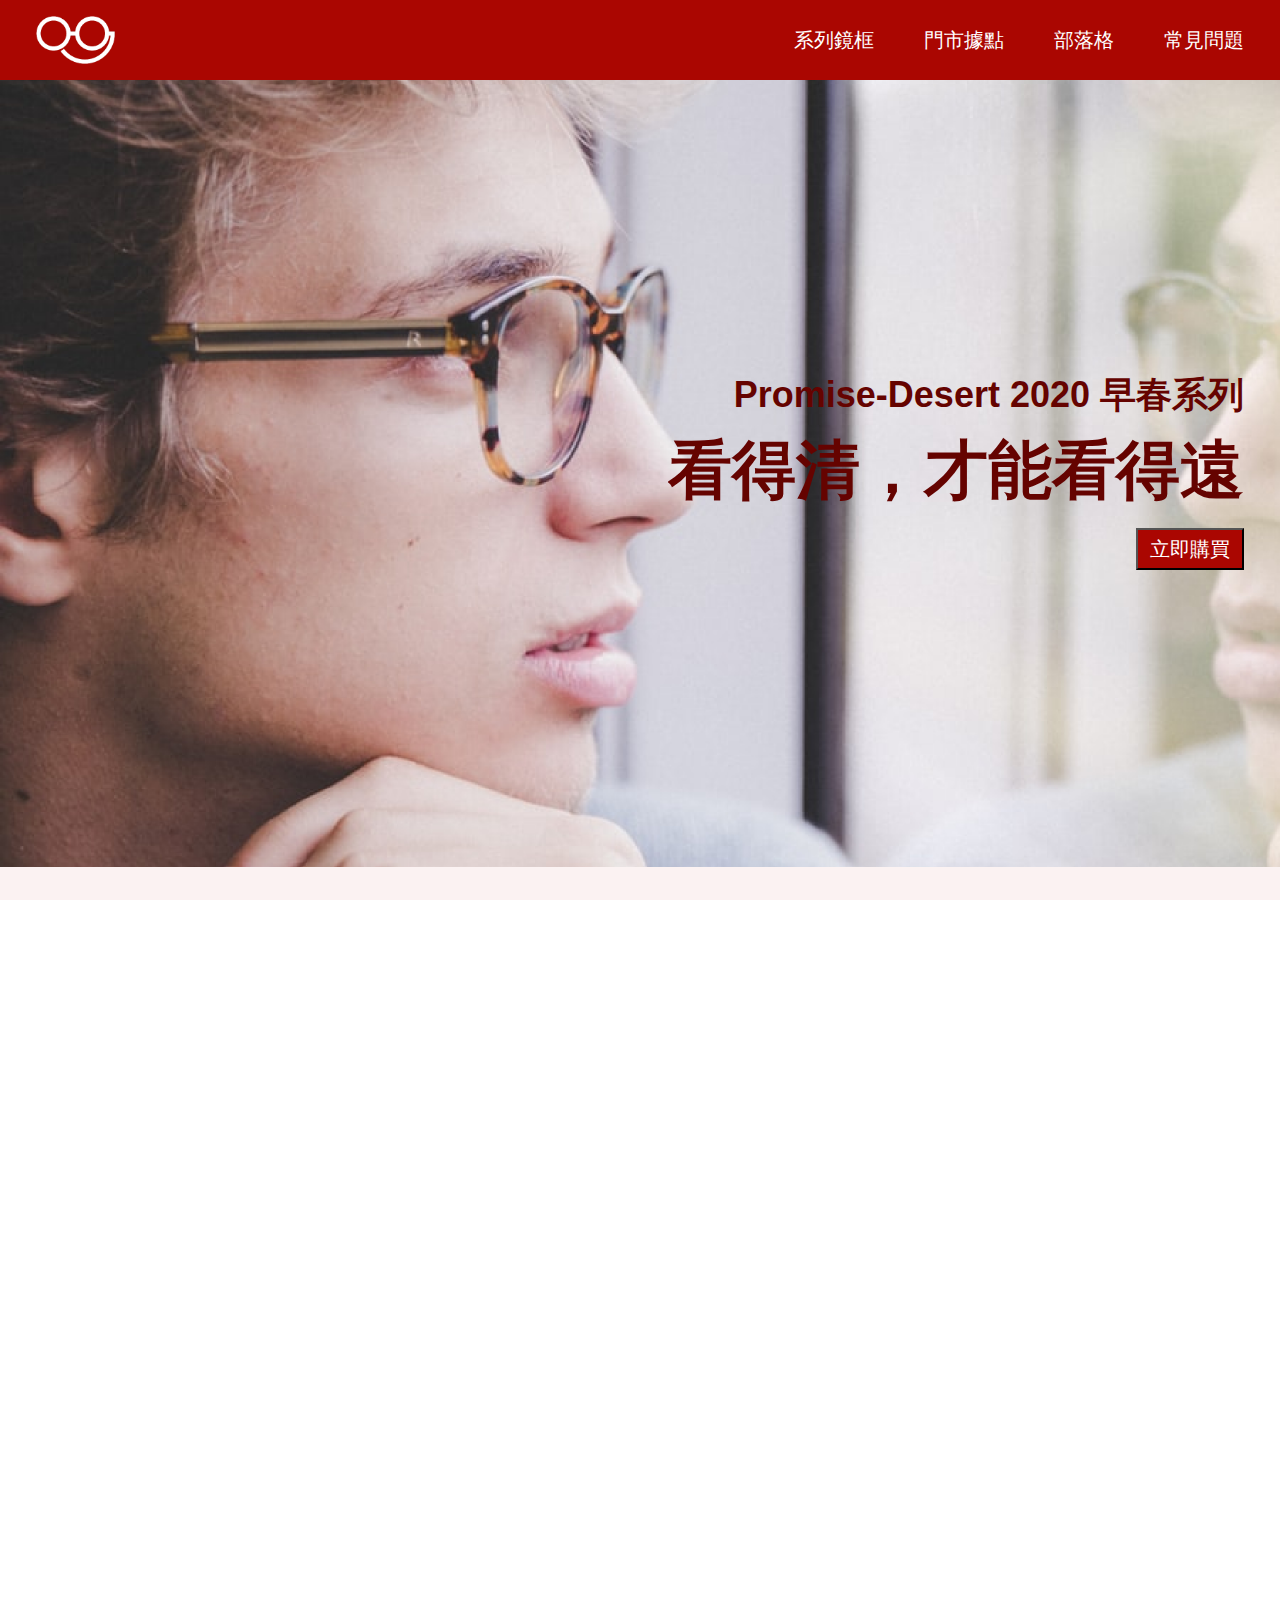
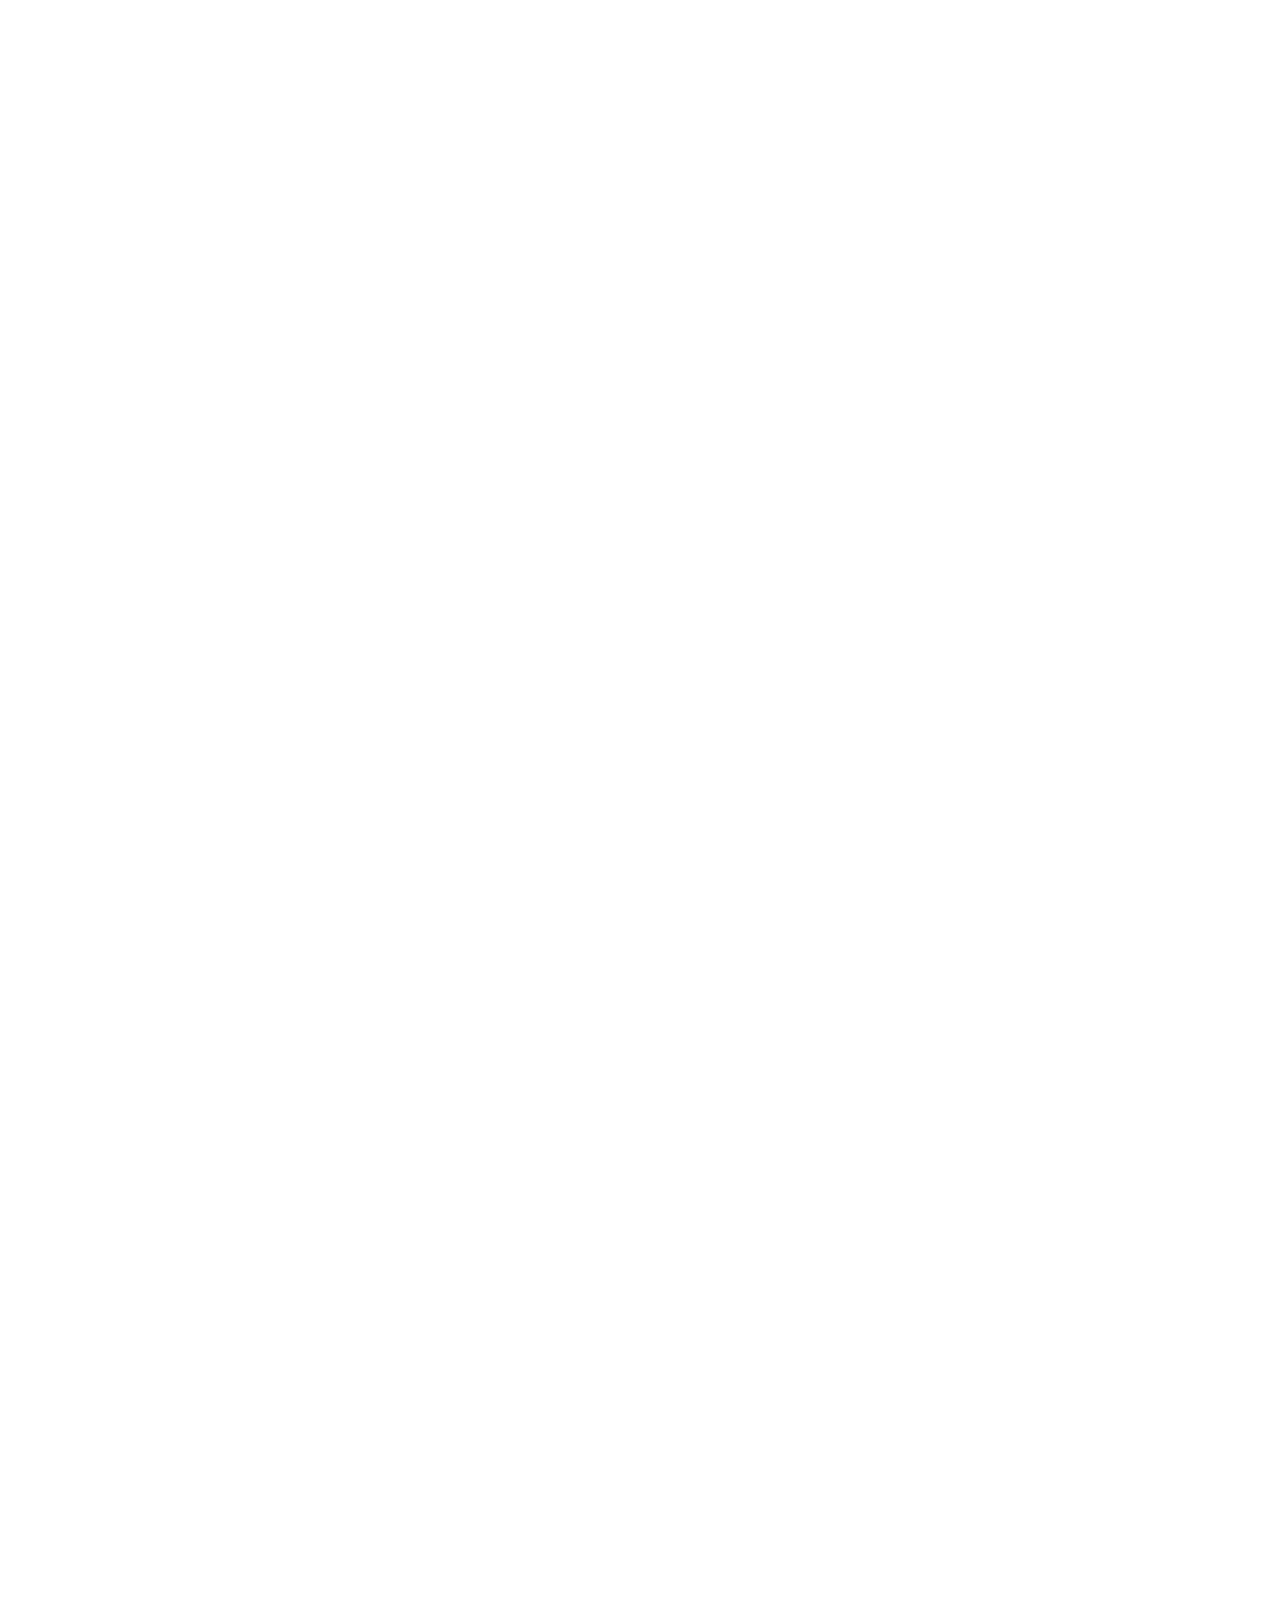
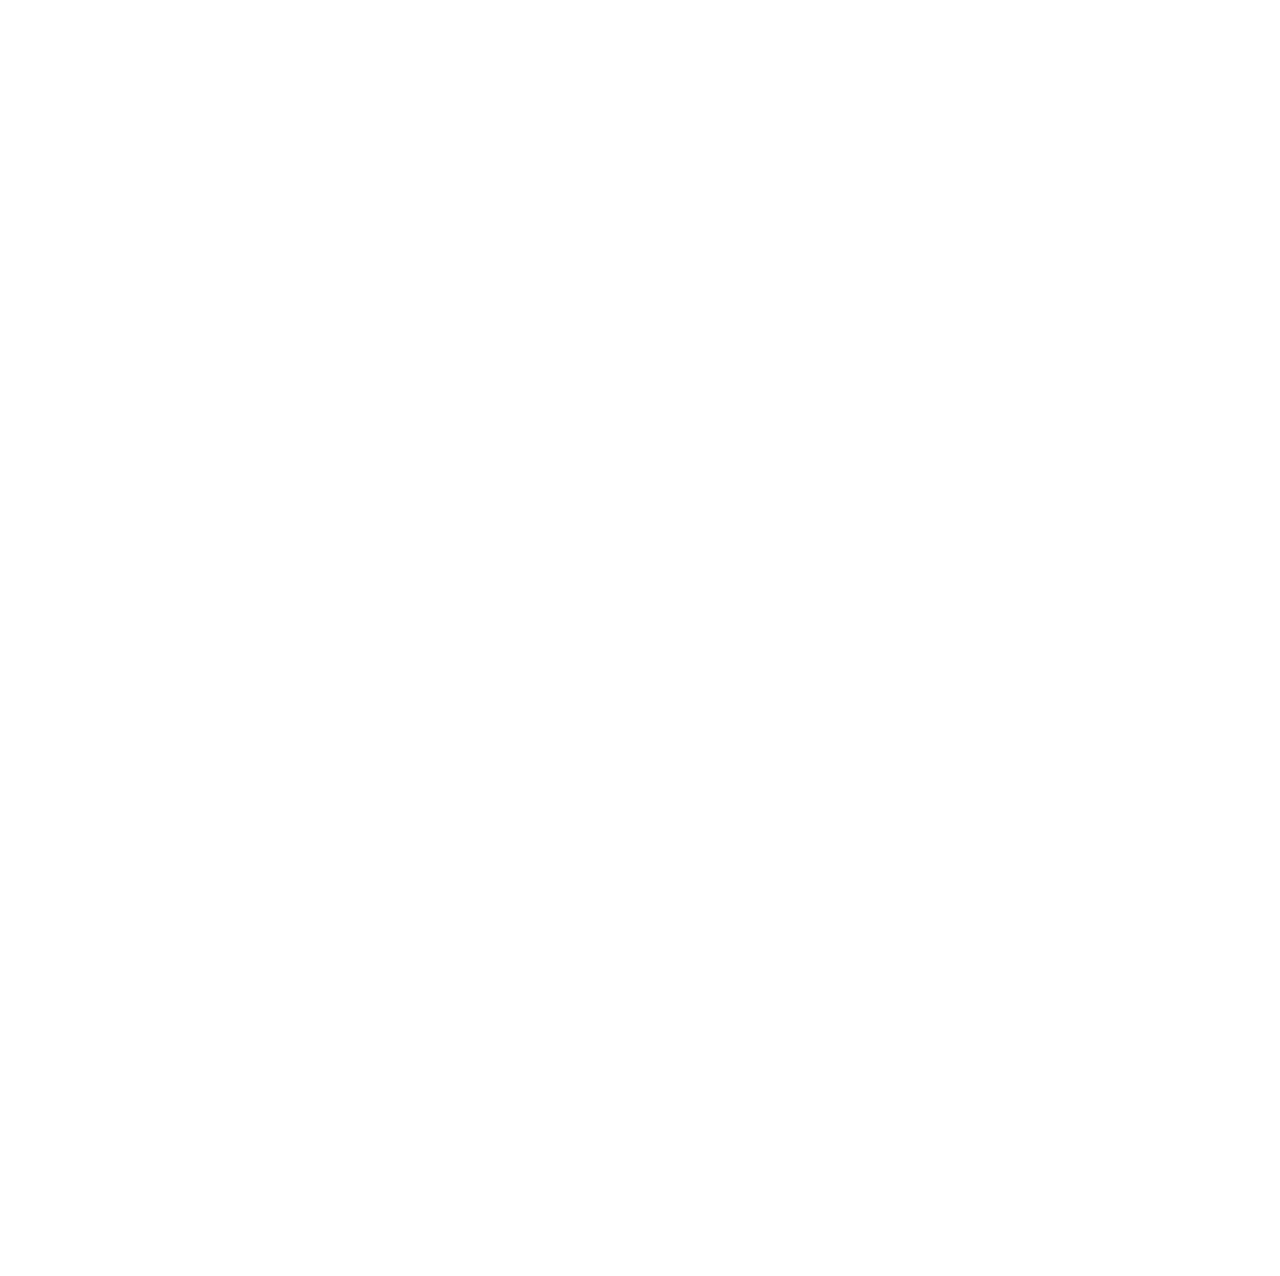
<file: index.html>
<!DOCTYPE html>
<html lang="en">

    <head>
        <meta charset="UTF-8">
        <meta name="viewport" content="width=device-width, initial-scale=1.0">
        <title>眼鏡官網</title>
        <link rel="stylesheet" href="./index.css">
    </head>

    <body>
        <!-- 導航區 -->
        <header>
            <nav class="nav">
                <a href="#" class="logo">
                    <picture>
                        <!-- RWD圖 -->
                        <source media="(min-width: 821px)" srcset="./img-imdex/sec-home/logo-new_工作區域 1@2x.png">
                        <!-- 預設圖 -->
                        <img src="./img-index/sec-home/logo-new_工作區域 1.png" alt="nav logo">
                    </picture>
                </a>
                <ul class="nav-links" id="nav-links">
                    <li class="link"><a href="./series.html" target="_blank">系列鏡框</a></li>
                    <li class="link"><a href="./location.html" target="_blank">門市據點</a></li>
                    <li class="link"><a href="./blog.html" target="_blank">部落格</a></li>
                    <li class="link"><a href="./faq.html" target="_blank">常見問題</a></li>
                </ul>
            </nav>
        </header>
        <!-- 導航區 END -->
        <main>
            <section id="home" class="hero">
                <article class="content">
                    <h1>Promise-Desert 2020 早春系列</h1>
                    <p>看得清，才能看得遠</p>
                    <button type="button" class="home-button">立即購買</button>
                </article>
            </section>

            <section id="features" class="features">
                <h2>用專業的心，做專業的事</h2>
                <div class="content">
                    <article class="feature feat-1">
                        <img src="./img-index/sec-features/sec-features-dollarSign.png" alt="dollarSign">
                        <h3>單一價格</h3>
                        <p>無論任何度數皆不需追加費用即可擁有適合自己的薄型球面鏡片。</p>
                    </article>

                    <article class="feature feat-2">
                        <img src="./img-index/sec-features/sec-features-clock.png" alt="clock">
                        <h3>20 分鐘即可取件</h3>
                        <p>為了您的寶貴時間著想，以豐富專業知識與技術將結帳到交件的時間縮減至最快 20 分鐘即可完成。</p>
                    </article>

                    <article class="feature feat-3">
                        <img src="./img-index/sec-features/sec-features-heart.png" alt="heart">
                        <h3>安心售後服務</h3>
                        <p>我們提供長達 120 天的保固售後服務，不限會員資格皆享有免費深層保養及專業維修服務。</p>
                    </article>

                    <article class="feature feat-4">
                        <img src="img-index/sec-features/sec-features-glasses.png" alt="glasses">
                        <h3>關於鏡片</h3>
                        <p>使用世界知名頂級品牌，抗UV、防汙鍍膜薄型非球面鏡片。</p>
                    </article>
                </div>
            </section>

            <section id="classical" class="classical">
                <h2>經典系列鏡框</h2>
                <div class="content">
                    <article class="card">
                        <img src="./img-index/sec-classical/sec-classical-left.png" alt="brighter-girl">
                        <p>OPTICAL</p>
                    </article>

                    <article class="card">
                        <img src="./img-index/sec-classical/sec-classical-mid.png" alt="darker-girl">
                        <p>SUNGLASSES</p>
                    </article>

                    <article class="card">
                        <img src="./img-index/sec-classical/sec-classical-oldGrandpa.png" alt="the-elder">
                        <p>FUNCTIONAL</p>
                    </article>
                </div>
            </section>

            <section id="co-branded" class="co-branded">
                <h2>聯名設計鏡框</h2>
                <div class="content">
                    <article class="card">
                        <picture>
                            <source media="(min-width:650px)"
                                srcset="./img-index/sec-coBranded/sec-coBranded-left-sm.png">
                            <img src="./img-index/sec-coBranded/sec-coBranded-left.png" alt="a person wear glasses">
                        </picture>
                        <h3>DOUBLE A+</h3>
                    </article>

                    <article class="card card-2">
                        <picture>
                            <source media="(min-width:650px)"
                                srcset="./img-index/sec-coBranded/sec-coBranded-right-sm.png">
                            <img src="./img-index/sec-coBranded/sec-coBranded-right.png" alt="glasses">
                        </picture>
                        <h3>YOUTH</h3>
                    </article>
                </div>
            </section>

            <section id="testimonial" class="testimonial">
                <h2>顧客推薦</h2>
                <div class="content">
                    <article class="item">
                        <img src="./img-index/sec-testimonial/set-tesimoonial-1.png" alt="">
                        <div class="sub-item">
                            <div>
                                <h3>Jessy</h3>
                                <p>眼鏡品質優良，下次還會想來這邊購買！</p>
                            </div>
                            <p class="date">2021/06/20</p>
                        </div>
                    </article>

                    <article class="item">
                        <img src="./img-index/sec-testimonial/sec-testimonial-2.png" alt="">
                        <div class="sub-item">
                            <div>
                                <h3>凱倫</h3>
                                <p>做工細緻、鏡架很輕盈，待久也不會覺得有負擔，推薦給大家！</p>
                            </div>
                            <p class="date">2021/04/18</p>
                        </div>
                    </article>

                    <article class="item">
                        <img src="./img-index/sec-testimonial/sec-testimonial-3.png" alt="">
                        <div class="sub-item">
                            <div>
                                <h3>悠悠</h3>
                                <p>謝謝客服人員的詳細回答，成功買到了喜歡的眼鏡，下次會再回購！</p>
                            </div>
                            <p class="date">2020/12/25</p>
                        </div>
                    </article>

                    <article class="item">
                        <img src="./img-index/sec-testimonial/sec-testimonial-4.png" alt="">
                        <div class="sub-item">
                            <div>
                                <h3>Kyuan</h3>
                                <p>服務很好，品質沒有任何問題，非常喜歡。</p>
                            </div>
                            <p class="date">2020/10/31</p>
                        </div>
                    </article>
                </div>
            </section>

            <section id="contact" class="contact">
                <div class="content">
                    <h2>聯絡我們</h2>
                    <p>我們相當重視您的意見，若您有任何疑問，可先參考「常見問題」，若仍有任何問題，請填妥以下資料，我們會在近期與您聯繫。</p>

                    <form>
                        <label for="name">姓名</label>
                        <input type="text" name="name" id="name" placeholder="童話裡的心理學" required>

                        <label for="phone">聯絡電話</label>
                        <input type="tel" name="phone" id="phone" placeholder="0912-345-678" maxlength="10" pattern="[0-9]{10}"
                            required>

                        <label for="email">電子郵件</label>
                        <input type="email" name="email" id="email" placeholder="example123@gmail.com" required>

                        <label for="comment">意見反應</label>
                        <textarea name="comment" id="comment" placeholder="好想出國玩"></textarea>

                        <div class="agreement">
                            <input class="check-input" type="checkbox" name="agree" id="agree" value="true">
                            <label for="agree">我同意隱私權政策，並同意依隱私權政策中所述的方式處理自己的資料。</label>
                        </div>

                        <button type="submit">確認送出</button>
                        
                    </form>
                </div>
            </section>
        </main>

        <footer>
            <section class="footer">
                <div class="content">
                    <div class="footer-links">
                        <ul class="left">
                            <li><a href="./index.html" target="_blank">首頁</a></li>
                            <li><a href="./series.html" target="_blank">系列鏡框</a></li>
                            <li><a href="./location.html" target="_blank">門市據點</a></li>
                            <li><a href="./blog.html" target="_blank">部落格</a></li>
                            <li><a href="./faq.html" target="_blank">常見問題</a></li>
                        </ul>
                        <div class="right">
                            <div class="fb"><a href="#" target="_blank"><img
                                        src="./img-index/sec-footer/sec-footer-ic-social-fb.png" alt="icon fb"></a></div>
                            <div class="ig"><a href="#" target="_blank"><img
                                        src="./img-index/sec-footer/sec-footer-ic_social_ig.png" alt="icon instagram"></a>
                            </div>
                            <div class="line"><a href="#" target="_blank"><img
                                        src="./img-index/sec-footer/sec-footer-ic_social_line.png" alt="icon line"></a>
                            </div>
                        </div>
                    </div>

                    <div class="footer-contact">
                        <div class="phone">
                            <div class="img-container">
                                <img src="./img-index/sec-footer/sec-footer-phone.png" alt="icon phone">
                            </div>
                            <!-- <p>0800-000-000</p> -->
                            <a href="tel:+886800-000-000">0800-000-000</a>
                        </div>

                        <div class="mail">
                            <div class="img-container">
                                <img src="./img-index/sec-footer/sec-footer-message.png" alt="icon message">
                            </div>
                            <!-- <p>glasses@business.com</p> -->
                            <a href="mailto:glasses@business.com">glasses@business.com</a>
                        </div>
                    </div>


                    <div class="divide"></div>

                    <div class="footer-copyright">
                        <p>Copyright © 2020 Glasses.All rights reserved.</p>
                        <ul>
                            <li><a href="#">隱私權政策</a></li>
                            <li><a href="#">服務條款</a></li>
                        </ul>
                    </div>
                </div>
            </section>
        </footer>
    </body>

</html>
</file>
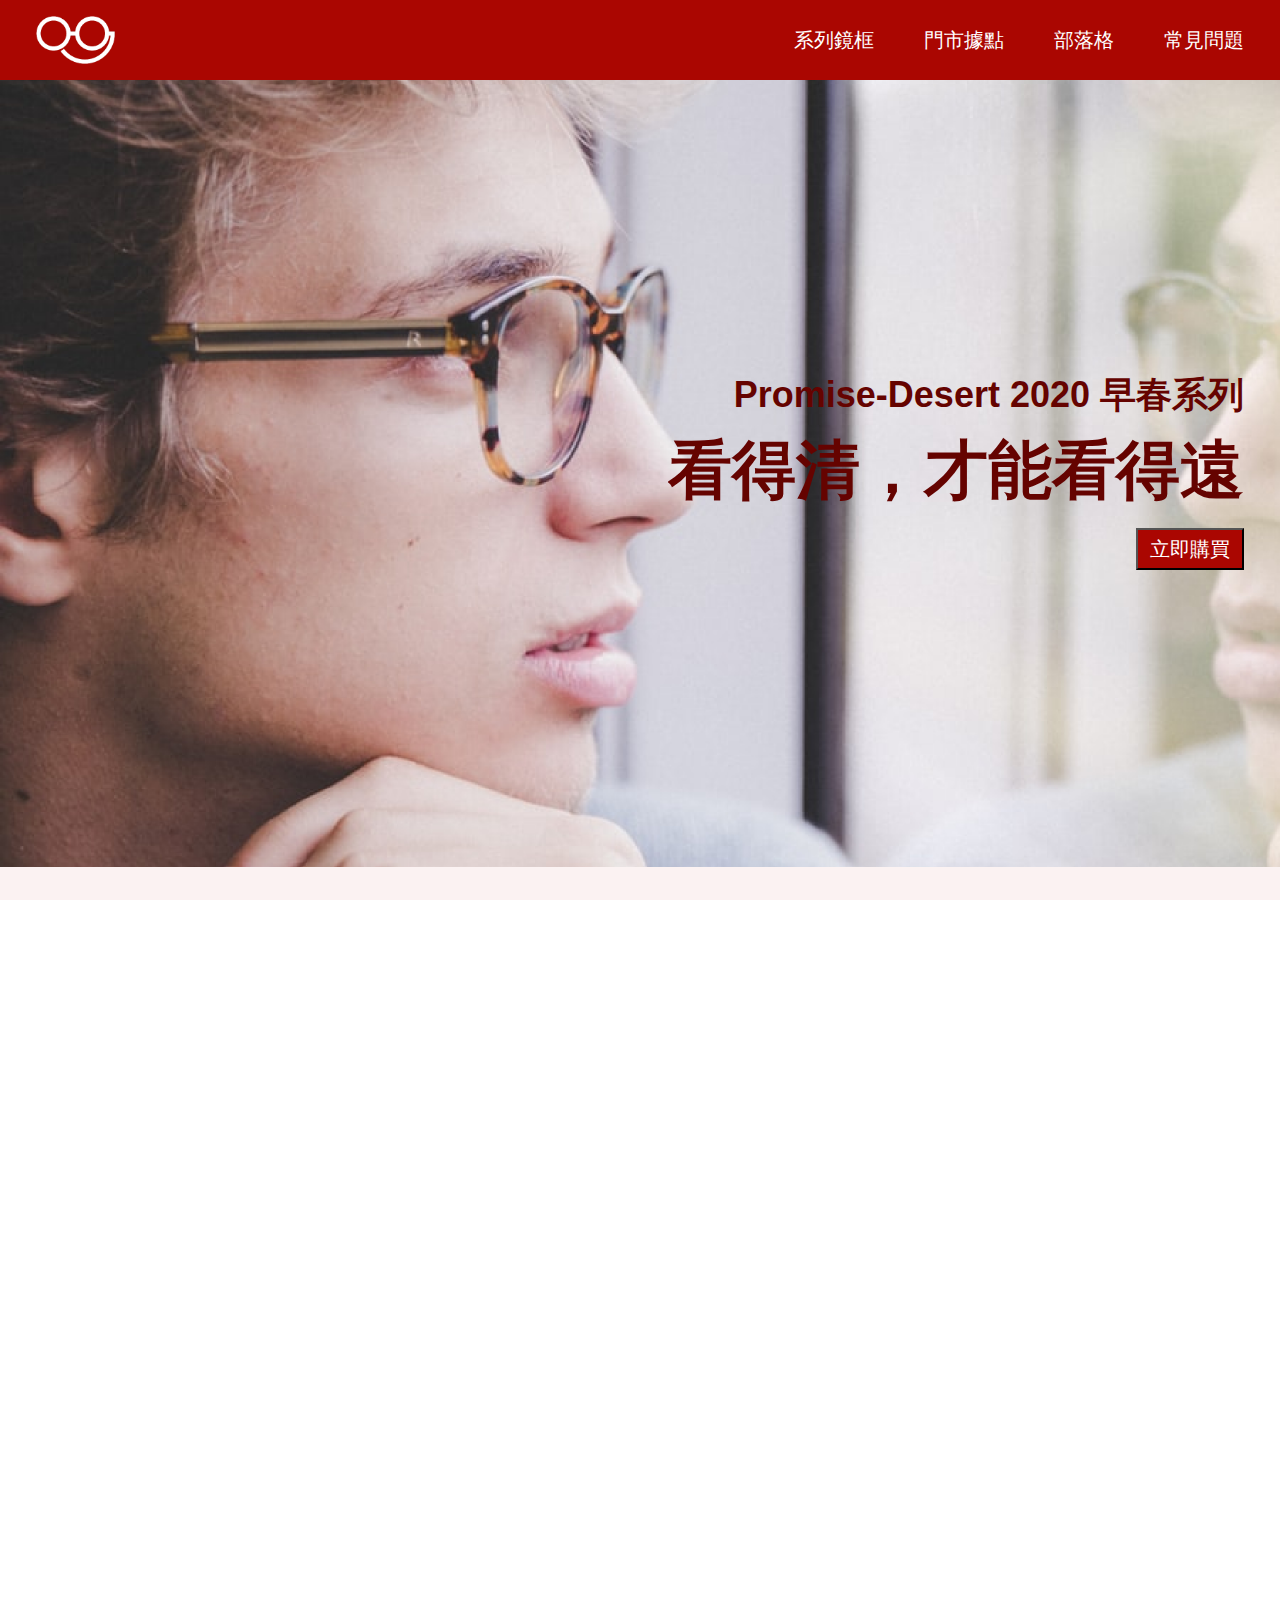
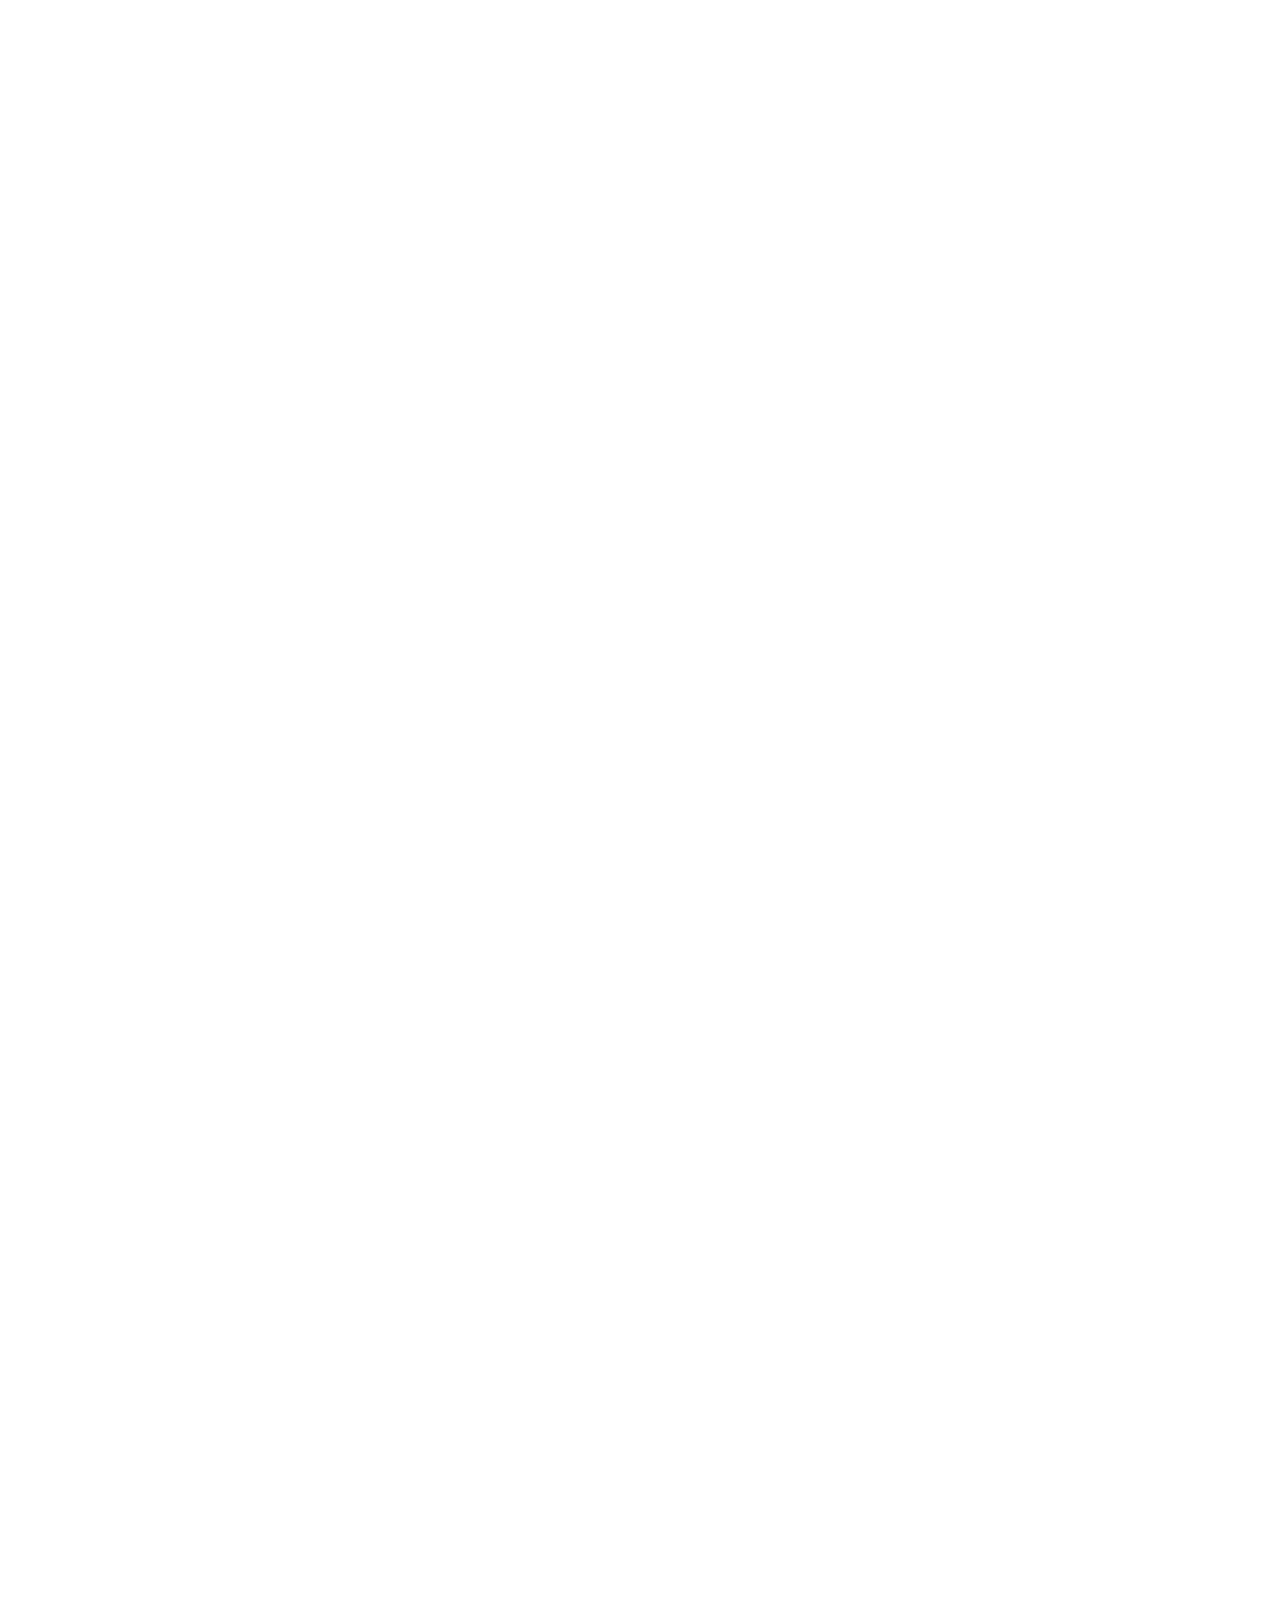
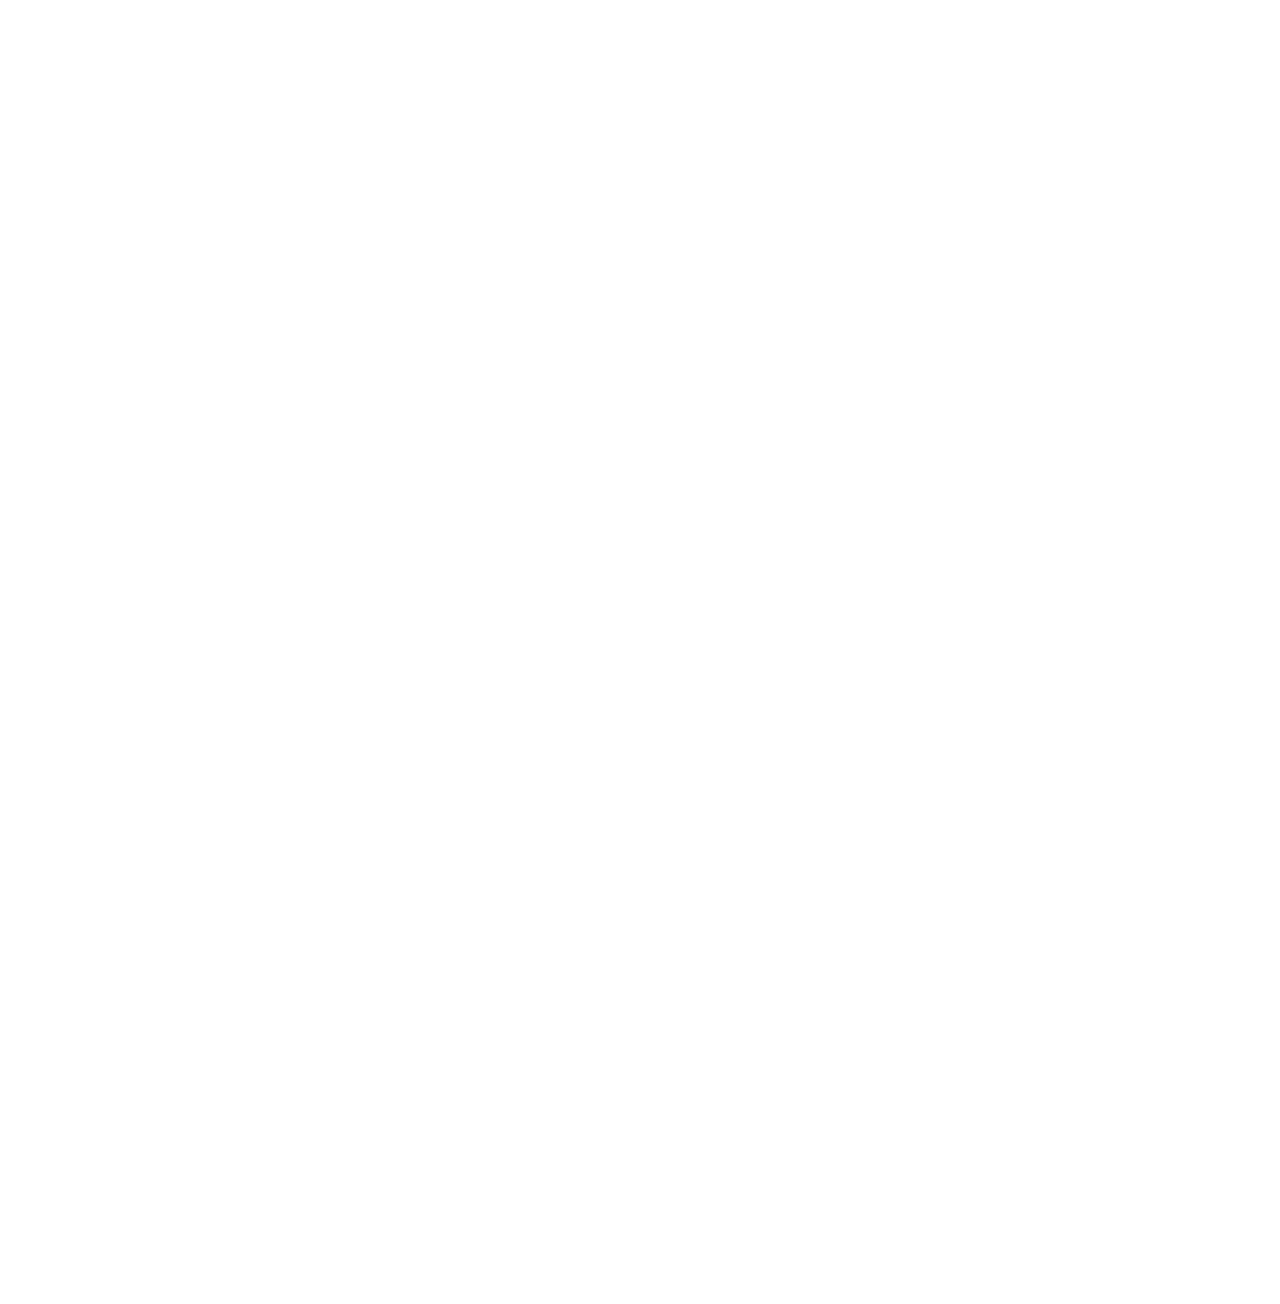
<file: index/index.html>
<!DOCTYPE html>
<html lang="en">

    <head>
        <meta charset="UTF-8">
        <meta name="viewport" content="width=device-width, initial-scale=1.0">
        <title>眼鏡官網</title>
        <link rel="stylesheet" href="./styles-index.css">
    </head>

    <body>
        <!-- 導航區 -->
        <header>
            <nav class="nav">
                <a href="#" class="logo">
                    <picture>
                        <!-- RWD圖 -->
                        <source media="(min-width: 768px)" srcset="./img-imdex/sec-home/logo-new_工作區域 1@2x.png">
                        <!-- 預設圖 -->
                        <img src="./img-index/sec-home/logo-new_工作區域 1.png" alt="nav logo">
                    </picture>
                </a>
                <ul class="nav-links" id="nav-links">
                    <li class="link"><a href="#">系列鏡框</a></li>
                    <li class="link"><a href="#">門市據點</a></li>
                    <li class="link"><a href="#">部落格</a></li>
                    <li class="link"><a href="#">常見問題</a></li>
                </ul>
            </nav>
        </header>
        <!-- 導航區 END -->
        <main>
            <section id="home" class="hero">
                <article class="content">
                    <h1>Promise-Desert 2020 早春系列</h1>
                    <p>看得清，才能看得遠</p>
                    <button type="button" class="home-button">立即購買</button>
                </article>
            </section>

            <section id="features" class="features">
                <h2>用專業的心，做專業的事</h2>
                <div class="content">
                    <article class="feature feat-1">
                        <img src="./img-index/sec-features/sec-features-dollarSign.png" alt="dollarSign">
                        <h3>單一價格</h3>
                        <p>無論任何度數皆不需追加費用即可擁有適合自己的薄型球面鏡片。</p>
                    </article>

                    <article class="feature feat-2">
                        <img src="./img-index/sec-features/sec-features-clock.png" alt="clock">
                        <h3>20 分鐘即可取件</h3>
                        <p>為了您的寶貴時間著想，以豐富專業知識與技術將結帳到交件的時間縮減至最快 20 分鐘即可完成。</p>
                    </article>

                    <article class="feature feat-3">
                        <img src="./img-index/sec-features/sec-features-heart.png" alt="heart">
                        <h3>安心售後服務</h3>
                        <p>我們提供長達 120 天的保固售後服務，不限會員資格皆享有免費深層保養及專業維修服務。</p>
                    </article>

                    <article class="feature feat-4">
                        <img src="img-index/sec-features/sec-features-glasses.png" alt="glasses">
                        <h3>關於鏡片</h3>
                        <p>使用世界知名頂級品牌，抗UV、防汙鍍膜薄型非球面鏡片。</p>
                    </article>
                </div>
            </section>

            <section id="classical" class="classical">
                <h2>經典系列鏡框</h2>
                <div class="content">
                    <article class="card">
                        <img src="./img-index/sec-classical/sec-classical-left.png" alt="brighter-girl">
                        <p>OPTICAL</p>
                    </article>

                    <article class="card">
                        <img src="./img-index/sec-classical/sec-classical-mid.png" alt="darker-girl">
                        <p>SUNGLASSES</p>
                    </article>

                    <article class="card">
                        <img src="./img-index/sec-classical/sec-classical-oldGrandpa.png" alt="the-elder">
                        <p>FUNCTIONAL</p>
                    </article>
                </div>
            </section>

            <section id="co-branded" class="co-branded">
                <h2>聯名設計鏡框</h2>
                <div class="content">
                    <article class="card">
                        <picture>
                            <source media="(min-width:650px)"
                                srcset="./img-index/sec-coBranded/sec-coBranded-left-sm.png">
                            <img src="./img-index/sec-coBranded/sec-coBranded-left.png" alt="a person wear glasses">
                        </picture>
                        <h3>DOUBLE A+</h3>
                    </article>

                    <article class="card card-2">
                        <picture>
                            <source media="(min-width:650px)"
                                srcset="./img-index/sec-coBranded/sec-coBranded-right-sm.png">
                            <img src="./img-index/sec-coBranded/sec-coBranded-right.png" alt="glasses">
                        </picture>
                        <h3>YOUTH</h3>
                    </article>
                </div>
            </section>

            <section id="testimonial" class="testimonial">
                <h2>顧客推薦</h2>
                <div class="content">
                    <article class="item">
                        <img src="./img-index/sec-testimonial/set-tesimoonial-1.png" alt="">
                        <div class="sub-item">
                            <div>
                                <h3>Jessy</h3>
                                <p>眼鏡品質優良，下次還會想來這邊購買！</p>
                            </div>
                            <p class="date">2021/06/20</p>
                        </div>
                    </article>

                    <article class="item">
                        <img src="./img-index/sec-testimonial/sec-testimonial-2.png" alt="">
                        <div class="sub-item">
                            <div>
                                <h3>凱倫</h3>
                                <p>做工細緻、鏡架很輕盈，待久也不會覺得有負擔，推薦給大家！</p>
                            </div>
                            <p class="date">2021/04/18</p>
                        </div>
                    </article>

                    <article class="item">
                        <img src="./img-index/sec-testimonial/sec-testimonial-3.png" alt="">
                        <div class="sub-item">
                            <div>
                                <h3>悠悠</h3>
                                <p>謝謝客服人員的詳細回答，成功買到了喜歡的眼鏡，下次會再回購！</p>
                            </div>
                            <p class="date">2020/12/25</p>
                        </div>
                    </article>

                    <article class="item">
                        <img src="./img-index/sec-testimonial/sec-testimonial-4.png" alt="">
                        <div class="sub-item">
                            <div>
                                <h3>Kyuan</h3>
                                <p>服務很好，品質沒有任何問題，非常喜歡。</p>
                            </div>
                            <p class="date">2020/10/31</p>
                        </div>
                    </article>
                </div>
            </section>

            <section id="contact" class="contact">
                <div class="content">
                    <h2>聯絡我們</h2>
                    <p>我們相當重視您的意見，若您有任何疑問，可先參考「常見問題」，若仍有任何問題，請填妥以下資料，我們會在近期與您聯繫。</p>

                    <form>
                        <label for="name">姓名</label>
                        <input type="text" name="name" id="name" placeholder="姓名" required>

                        <label for="phone">聯絡電話</label>
                        <input type="tel" name="phone" id="phone" placeholder="連絡電話" maxlength="10" pattern="[0-9]{10}"
                            required>

                        <label for="email">電子郵件</label>
                        <input type="email" name="email" id="email" placeholder="電子郵件" required>

                        <label for="comment">意見反應</label>
                        <textarea name="comment" id="comment" placeholder="意見反應"></textarea>

                        <div class="agreement">
                            <input class="check-input" type="checkbox" name="agree" id="agree" value="true">
                            <label for="agree">我同意隱私權政策，並同意依隱私權政策中所述的方式處理自己的資料。</label>
                        </div>

                        <button type="submit">確認送出</button>
                    </form>
                </div>
            </section>
        </main>

        <footer>
            <section class="footer">
                <div class="content">
                    <div class="footer-links">
                        <ul class="left">
                            <li><a href="#">首頁</a></li>
                            <li><a href="#">系列鏡框</a></li>
                            <li><a href="#">門市據點</a></li>
                            <li><a href="#">部落格</a></li>
                            <li><a href="#">常見問題</a></li>
                        </ul>
                        <div class="right">
                            <div class="fb"><a href="#" target="_blank"><img
                                        src="./img-index/sec-footer/sec-footer-ic-social-fb.png" alt="icon fb"></a></div>
                            <div class="ig"><a href="#" target="_blank"><img
                                        src="./img-index/sec-footer/sec-footer-ic_social_ig.png" alt="icon instagram"></a>
                            </div>
                            <div class="line"><a href="#" target="_blank"><img
                                        src="./img-index/sec-footer/sec-footer-ic_social_line.png" alt="icon line"></a>
                            </div>
                        </div>
                    </div>

                    <div class="footer-contact">
                        <div class="phone">
                            <div class="img-container">
                                <img src="./img-index/sec-footer/sec-footer-phone.png" alt="icon phone">
                            </div>
                            <p>0800-000-000</p>
                        </div>

                        <div class="mail">
                            <div class="img-container">
                                <img src="./img-index/sec-footer/sec-footer-message.png" alt="icon message">
                            </div>
                            <p>glasses@business.com</p>
                        </div>
                    </div>


                    <div class="divide"></div>

                    <div class="footer-copyright">
                        <p>Copyright © 2020 Glasses.All rights reserved.</p>
                        <ul>
                            <li><a href="#">隱私權政策</a></li>
                            <li><a href="#">服務條款</a></li>
                        </ul>
                    </div>
                </div>
            </section>
        </footer>
    </body>

</html>
</file>
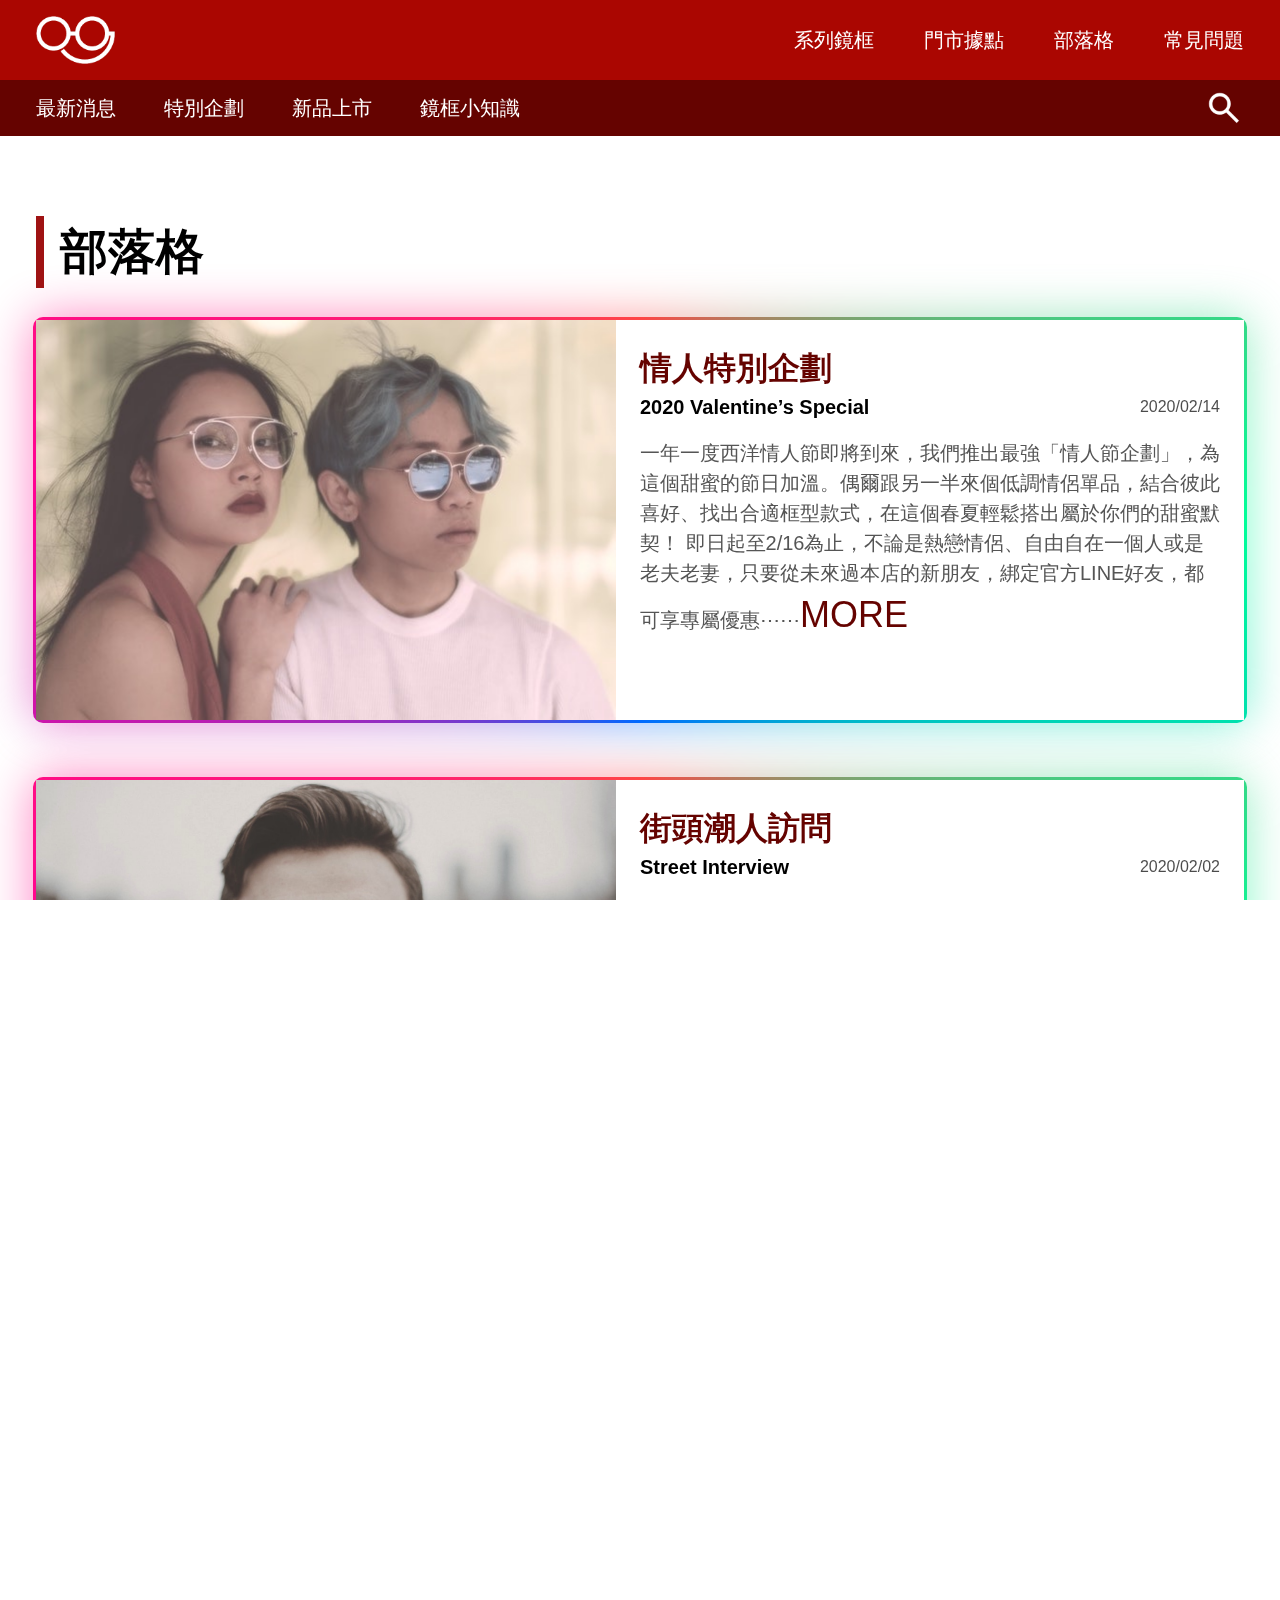
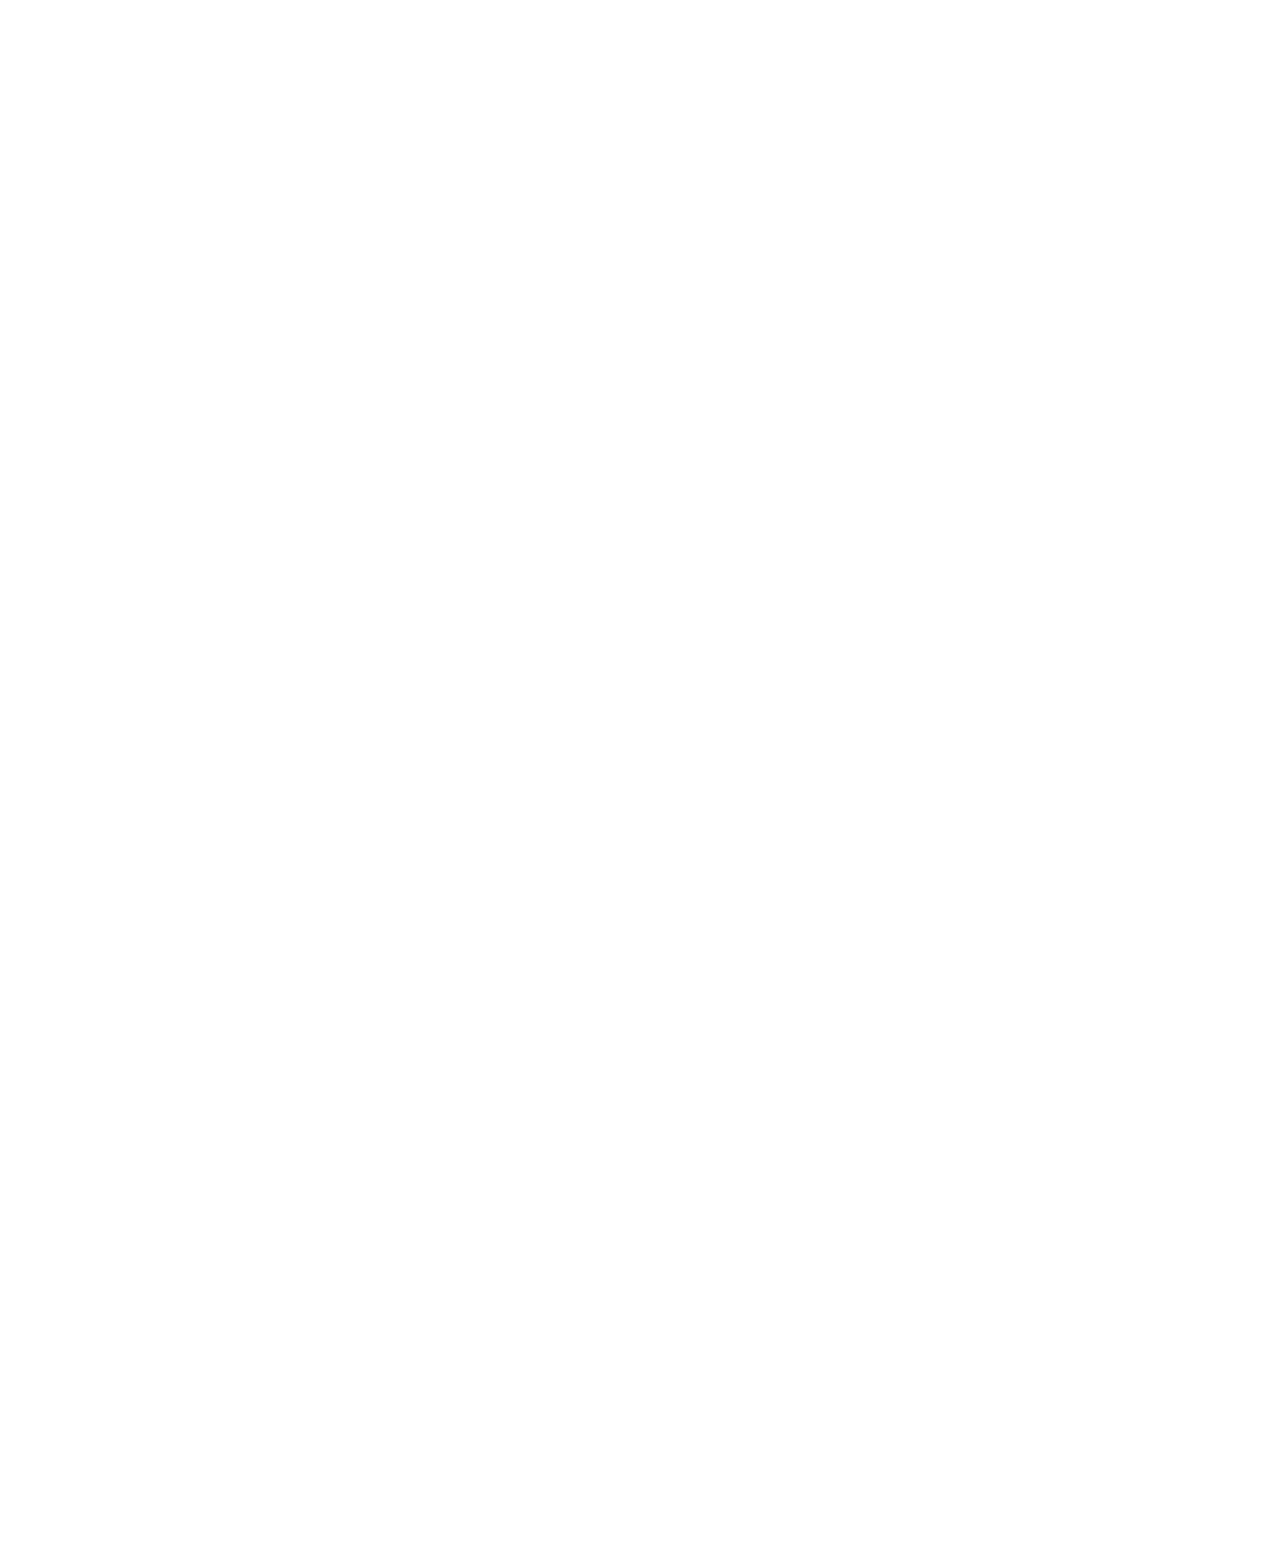
<file: blog.html>
<!DOCTYPE html>
<html lang="en">

    <head>
        <meta charset="UTF-8">
        <meta name="viewport" content="width=device-width, initial-scale=1.0">
        <title>部落格</title>
        <link rel="stylesheet" href="./blog.css">
    </head>

    <body>
        <!-- 頂端導航 -->
        <header>
            <nav class="nav">
                <a href="./index.html" class="logo">
                    <picture>
                        <!-- RWD圖 -->
                        <source media="(min-width: 821px)" srcset="./img-imdex/sec-home/logo-new_工作區域 1@2x.png">
                        <!-- 預設圖 -->
                        <img src="./img-index/sec-home/logo-new_工作區域 1.png" alt="nav logo">
                    </picture>
                </a>
                <ul class="nav-links" id="nav-links">
                    <li class="link"><a href="./series.html" target="_blank">系列鏡框</a></li>
                    <li class="link"><a href="./location.html" target="_blank">門市據點</a></li>
                    <li class="link"><a href="./blog.html" target="_blank">部落格</a></li>
                    <li class="link"><a href="./faq.html" target="_blank">常見問題</a></li>
                </ul>
            </nav>
        </header>
        <!-- 頂端導航 END -->

        <main>
            <section class="blog">
                <!-- 頭部導航 -->
                <nav class="sub-nav">
                    <div class="container">
                        <ul>
                            <li>
                                <a href="#">最新消息</a>
                                <a href="#">特別企劃</a>
                                <a href="#">新品上市</a>
                                <a href="#">鏡框小知識</a>
                            </li>
                        </ul>
                        <div class="icon-search">
                            <a href="#"><img src="./img-blog/blog-search.png" alt="search"></a>
                        </div>
                </nav>
                <!-- 頭部導航 END -->

                <!-- 主要內容 -->
                <div class="container">
                    <h1>部落格</h1>
                    <div class="posts">
                        <!-- card 1 -->
                        <div class="card">
                            <div class="photo">
                                <img src="./img-blog/blog-1.png" alt="kiss">
                            </div>
                            <div class="info">
                                <h2>情人特別企劃</h2>
                                <div class="title-detail">
                                    <h3>2020 Valentine’s Special</h3>
                                    <p class="date">2020/02/14</p>
                                </div>
                                <p class="text">
                                    一年一度西洋情人節即將到來，我們推出最強「情人節企劃」，為這個甜蜜的節日加溫。偶爾跟另一半來個低調情侶單品，結合彼此喜好、找出合適框型款式，在這個春夏輕鬆搭出屬於你們的甜蜜默契！
                                    即日起至2/16為止，不論是熱戀情侶、自由自在一個人或是老夫老妻，只要從未來過本店的新朋友，綁定官方LINE好友，都可享專屬優惠⋯⋯<a
                                        href="./blogPage.html" target="_blank" class="more">MORE</a></p>
                            </div>
                        </div>
                        <!-- card 2 -->
                        <div class="card">
                            <div class="photo">
                                <img src="./img-blog/blog-2.png" alt="man">
                            </div>
                            <div class="info">
                                <h2>街頭潮人訪問</h2>
                                <div class="title-detail">
                                    <h3>Street Interview</h3>
                                    <p class="date">2020/02/02</p>
                                </div>
                                <p class="text">
                                    炎熱的夏季裡，衣著選擇經常希望以簡潔的風格為主，但有時單純只穿搭 T
                                    恤或短袖開襟襯衫，又覺得整體造型度有點不足嗎？那麼不妨可以透過「配件」，為穿搭點綴出與眾不同的視覺層次，而本季有哪些必備的配件系列呢？一起從以下推薦的 3
                                    款單品，讓你瞬間帥氣爆棚散發型男品味⋯⋯<a href="./blogPage.html" target="_blank" class="more">MORE</a></p>
                            </div>
                        </div>
                        <!-- card 3 -->
                        <div class="card">
                            <div class="photo">
                                <img src="./img-blog/blog-3.png" alt="glasses">
                            </div>
                            <div class="info">
                                <h2>春季新品上市</h2>
                                <div class="title-detail">
                                    <h3>春季新品上市</h3>
                                    <p class="date">2020/02/02</p>
                                </div>
                                <p class="text">
                                    2020
                                    年春季的光學眼鏡跳脫前幾季流行的復古框型，比起圓框與小方框等文青風格，偏向個性款式的眉框眼鏡成為這一季的耀眼之星。除了經典款式如黑色眉框落在長方形鏡面上，眉宇之間露出專業莊重的特殊氣質，包覆在圓形鏡框上的貓眼型眉框則是強調出特殊設計感，俐落時髦的造型搭配一件簡單的白襯衫就相當有型，是喜愛時尚質感人士絕不能錯過的必備款式⋯⋯<a
                                        href="./blogPage.html" target="_blank" class="more">MORE</a></p>
                            </div>
                        </div>
                        <!-- card 4-->
                        <div class="card">
                            <div class="photo">
                                <img src="./img-blog/blog-4.png" alt="glasses and a pen">
                            </div>
                            <div class="info">
                                <h2>設計師獨享鏡框優惠</h2>
                                <div class="title-detail">
                                    <h3>Sales for Designer</h3>
                                    <p class="date">2020/01/18</p>
                                </div>
                                <p class="text">
                                    2020
                                    年春季的光學眼鏡跳脫前幾季流行的復古框型，比起圓框與小方框等文青風格，偏向個性款式的眉框眼鏡成為這一季的耀眼之星。除了經典款式如黑色眉框落在長方形鏡面上，眉宇之間露出專業莊重的特殊氣質，包覆在圓形鏡框上的貓眼型眉框則是強調出特殊設計感，俐落時髦的造型搭配一件簡單的白襯衫就相當有型，是喜愛時尚質感人士絕不能錯過的必備款式⋯⋯<a
                                        href="./blogPage.html" target="_blank" class="more">MORE</a></p>
                            </div>
                        </div>
                        <!-- card 5-->
                        <div class="card">
                            <div class="photo">
                                <img src="./img-blog/blog-5.png" alt="glasses and a pen">
                            </div>
                            <div class="info">
                                <h2>抵抗夏日大作戰</h2>
                                <div class="title-detail">
                                    <h3>Summer Special</h3>
                                    <p class="date">2019/08/07</p>
                                </div>
                                <p class="text">
                                    2020
                                    年春季的光學眼鏡跳脫前幾季流行的復古框型，比起圓框與小方框等文青風格，偏向個性款式的眉框眼鏡成為這一季的耀眼之星。除了經典款式如黑色眉框落在長方形鏡面上，眉宇之間露出專業莊重的特殊氣質，包覆在圓形鏡框上的貓眼型眉框則是強調出特殊設計感，俐落時髦的造型搭配一件簡單的白襯衫就相當有型，是喜愛時尚質感人士絕不能錯過的必備款式⋯⋯<a
                                        href="./blogPage.html" target="_blank" class="more">MORE</a></p>
                            </div>
                        </div>
                    </div>
                </div>
                </div>
                <!-- 主要內容 END -->

                <!-- 分頁器 -->
                <div class="pagination">
                    <div class="prev">上一頁</div>
                    <div class="page">1</div>
                    <div class="page">2</div>
                    <div class="page">3</div>
                    <div class="page">4</div>
                    <div class="next">下一頁</div>
                </div>
                <!-- 分頁器 END -->

            </section>
        </main>

        <footer>
            <section class="footer">
                <div class="content">
                    <div class="footer-links">
                        <ul class="left">
                            <li><a href="./index.html" target="_blank">首頁</a></li>
                            <li><a href="./series.html" target="_blank">系列鏡框</a></li>
                            <li><a href="./location.html" target="_blank">門市據點</a></li>
                            <li><a href="./blog.html" target="_blank">部落格</a></li>
                            <li><a href="./faq.html" target="_blank">常見問題</a></li>
                        </ul>
                        <div class="right">
                            <div class="fb"><a href="#" target="_blank"><img
                                        src="./img-index/sec-footer/sec-footer-ic-social-fb.png" alt="icon fb"></a></div>
                            <div class="ig"><a href="#" target="_blank"><img
                                        src="./img-index/sec-footer/sec-footer-ic_social_ig.png" alt="icon instagram"></a>
                            </div>
                            <div class="line"><a href="#" target="_blank"><img
                                        src="./img-index/sec-footer/sec-footer-ic_social_line.png" alt="icon line"></a>
                            </div>
                        </div>
                    </div>
        
                    <div class="footer-contact">
                        <div class="phone">
                            <div class="img-container">
                                <img src="./img-index/sec-footer/sec-footer-phone.png" alt="icon phone">
                            </div>
                            <!-- <p>0800-000-000</p> -->
                            <a href="tel:+886800-000-000">0800-000-000</a>
                        </div>
        
                        <div class="mail">
                            <div class="img-container">
                                <img src="./img-index/sec-footer/sec-footer-message.png" alt="icon message">
                            </div>
                            <!-- <p>glasses@business.com</p> -->
                            <a href="mailto:glasses@business.com">glasses@business.com</a>
                        </div>
                    </div>
        
        
                    <div class="divide"></div>
        
                    <div class="footer-copyright">
                        <p>Copyright © 2020 Glasses.All rights reserved.</p>
                        <ul>
                            <li><a href="#">隱私權政策</a></li>
                            <li><a href="#">服務條款</a></li>
                        </ul>
                    </div>
                </div>
            </section>
        </footer>
    </body>

</html>
</file>
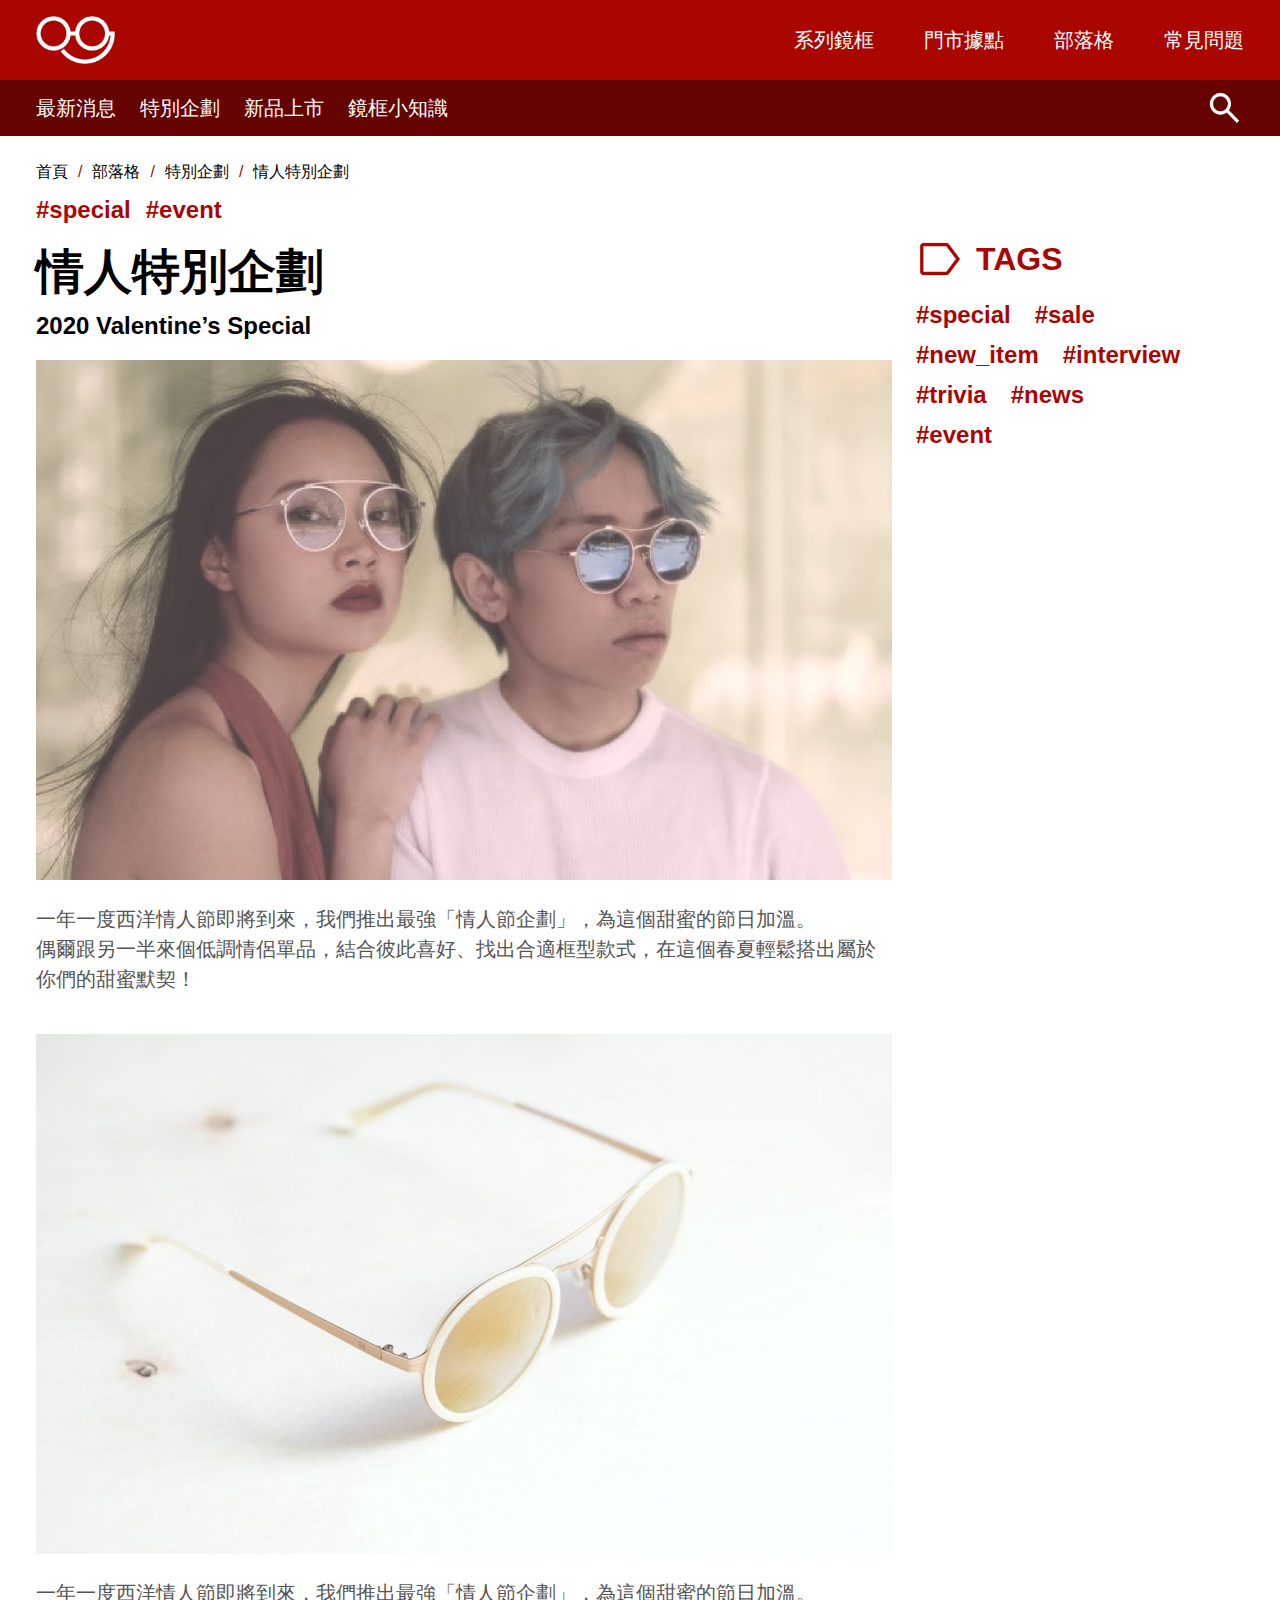
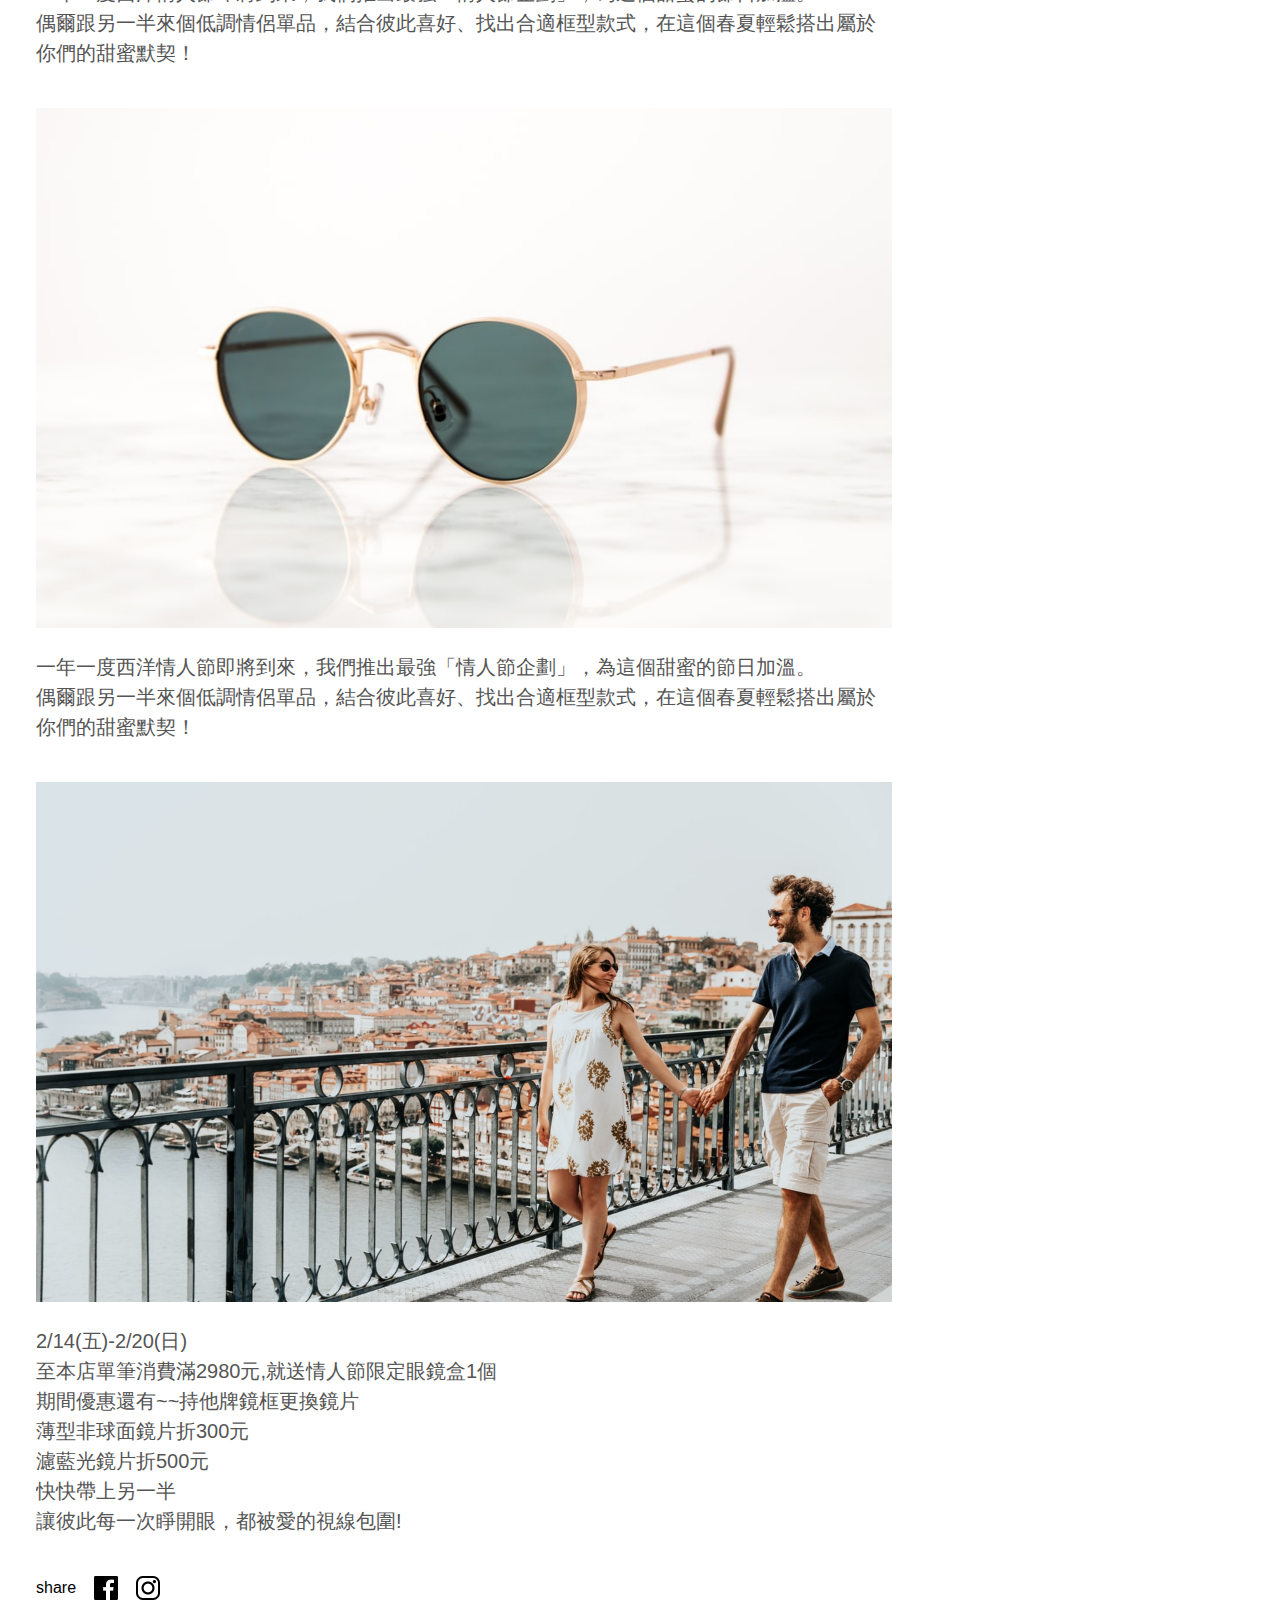
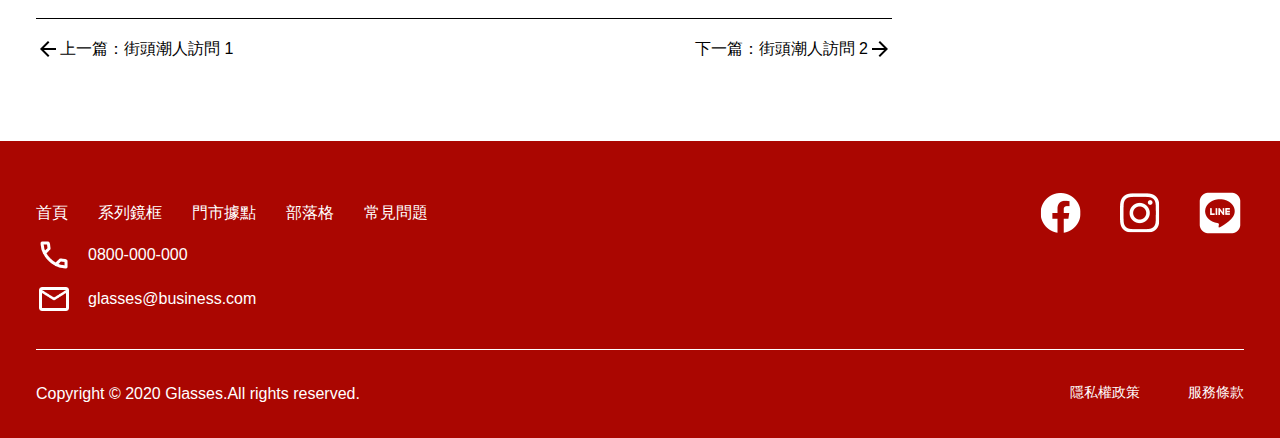
<file: blogPage.html>
<!DOCTYPE html>
<html lang="en">

    <head>
        <meta charset="UTF-8">
        <meta name="viewport" content="width=device-width, initial-scale=1.0">
        <title>情人節特別企劃</title>
        <link rel="stylesheet" href="./blogPage.css">
    </head>

    <body>
        <!-- 頂端導航 -->
        <header>
            <nav class="nav">
                <a href="./index.html" class="logo">
                    <picture>
                        <!-- RWD圖 -->
                        <source media="(min-width: 821px)" srcset="./img-imdex/sec-home/logo-new_工作區域 1@2x.png">
                        <!-- 預設圖 -->
                        <img src="./img-index/sec-home/logo-new_工作區域 1.png" alt="nav logo">
                    </picture>
                </a>
                <ul class="nav-links" id="nav-links">
                    <li class="link"><a href="./series.html" target="_blank">系列鏡框</a></li>
                    <li class="link"><a href="./location.html" target="_blank">門市據點</a></li>
                    <li class="link"><a href="./blog.html" target="_blank">部落格</a></li>
                    <li class="link"><a href="./faq.html" target="_blank">常見問題</a></li>
                </ul>
            </nav>
        </header>
        <!-- 頂端導航 END -->

        <main>
            <section class="blog">
                <!-- 頭部導航 -->
                <nav class="sub-nav">
                    <div class="sub-nav-container">
                        <ul>
                            <li>
                                <a href="#">最新消息</a>
                                <a href="#">特別企劃</a>
                                <a href="#">新品上市</a>
                                <a href="#">鏡框小知識</a>
                            </li>
                        </ul>
                        <div class="icon-search">
                            <a href="#"><img src="./img-blog/blog-search.png" alt="search"></a>
                        </div>
                    </div>
                </nav>
                <!-- 頭部導航 END -->


                <div class="outter-container">
                    <!-- 主要內容 -->
                    <div class="main-container">
                        <!-- 麵包屑 -->
                        <ul class="breadcrumbs">
                            <li><a href="#">首頁</a></li><span>/</span>
                            <li><a href="#">部落格</a></li><span>/</span>
                            <li><a href="#">特別企劃</a></li><span>/</span>
                            <li><a href="#">情人特別企劃</a></li>
                        </ul>
                        <!-- 麵包屑 END -->
                        <div class="selected-tags">
                            <div>#special</div>
                            <div>#event</div>
                        </div>
                        <div class="h1-onRight-tags">
                            <h1>情人特別企劃</h1>
                        </div>

                        <h2>2020 Valentine’s Special</h2>
                        <article class="posts">
                            <!-- card 1 -->
                            <div class="card">
                                <div class="photo">
                                    <img src="./img-blogPage/blogPage-1.png" alt="kiss">
                                </div>
                                <div class="info">
                                    <p class="text ">
                                        一年一度西洋情人節即將到來，我們推出最強「情人節企劃」，為這個甜蜜的節日加溫。
                                        偶爾跟另一半來個低調情侶單品，結合彼此喜好、找出合適框型款式，在這個春夏輕鬆搭出屬於你們的甜蜜默契！</p>
                                </div>
                            </div>
                            <!-- card 2 -->
                            <div class="card">
                                <div class="photo">
                                    <img src="./img-blogPage/blogPage-2.png" alt="kiss">
                                </div>
                                <div class="info">
                                    <p class="text ">
                                        一年一度西洋情人節即將到來，我們推出最強「情人節企劃」，為這個甜蜜的節日加溫。
                                        偶爾跟另一半來個低調情侶單品，結合彼此喜好、找出合適框型款式，在這個春夏輕鬆搭出屬於你們的甜蜜默契！</p>
                                </div>
                            </div>
                            <!-- card 3 -->
                            <div class="card">
                                <div class="photo">
                                    <img src="./img-blogPage/blogPage-3.png" alt="kiss">
                                </div>
                                <div class="info">
                                    <p class="text ">
                                        一年一度西洋情人節即將到來，我們推出最強「情人節企劃」，為這個甜蜜的節日加溫。
                                        偶爾跟另一半來個低調情侶單品，結合彼此喜好、找出合適框型款式，在這個春夏輕鬆搭出屬於你們的甜蜜默契！</p>
                                </div>
                            </div>
                            <!-- card 4 -->
                            <div class="card">
                                <div class="photo">
                                    <img src="./img-blogPage/blogPage-4.png" alt="kiss">
                                </div>
                                <div class="info">
                                    <p class="text">2/14(五)-2/20(日) 至本店單筆消費滿2980元,就送情人節限定眼鏡盒1個 期間優惠還有~~持他牌鏡框更換鏡片
                                        薄型非球面鏡片折300元 濾藍光鏡片折500元 快快帶上另一半 讓彼此每一次睜開眼，都被愛的視線包圍!</p>
                                    <!-- <p class="text">2/14(五)-2/20(日)</p>
                                                                        <p class="text">期間優惠還有~~持他牌鏡框更換鏡片</p>
                                                                        <p class="text">薄型非球面鏡片折300元</p>
                                                                        <p class="text">濾藍光鏡片折500元</p>
                                                                        <p class="text">快快帶上另一半</p>
                                                                        <p class="text">讓彼此每一次睜開眼，都被愛的視線包圍!</p> -->
                                </div>
                            </div>
                        </article>

                        <!-- 分頁器 -->
                        <div class="pagination">
                            <ul class="top">
                                <li><a href="#">share</a></li>
                                <li><a href="#"><img src="./img-blogPage/blogPage-logo-facebook.png"
                                            alt="facebook links"></a></li>
                                <li><a href="#"><img src="./img-blogPage/blogPage-logo-instagram.png"
                                            alt="instagram links"></a></li>

                            </ul>
                            <div class="divide"></div>
                            <div class="bottom">
                                <div class="pagiTitle prev">
                                    <div class="arrowBack img-container">
                                        <a href="#"><img src="./img-blogPage/blogPage-arrowBack.png"
                                                alt="arrowBack"></a>
                                    </div>
                                    <p>上一篇：街頭潮人訪問 1</p>
                                </div>
                                <div class="pagiTitle next">
                                    <p>下一篇：街頭潮人訪問 2</p>
                                    <div class="arrowForward img-container">
                                        <a href="#"><img src="./img-blogPage/blogPage-arrowForward.png"
                                                alt="arrowForward"></a>
                                    </div>
                                </div>
                            </div>
                        </div>
                        <!-- 分頁器 END -->
                    </div>
                    <!-- 主要內容 END -->

                    <!-- 標籤群 -->
                    <div class="category-tags">
                        <div class="tags-header">
                            <div class="header-icon">
                                <img src="./img-blogPage/blogPage-label.png" alt="label icon">
                            </div>
                            <h2>TAGS</h2>
                        </div>
                        <div class="tags-group">
                            <div class="group group-1">
                                <div class="tag">#special</div>
                                <div class="tag">#sale</div>
                            </div>
                            <div class="group group-2">
                                <div class="tag">#new_item</div>
                                <div class="tag">#interview</div>
                            </div>
                            <div class="group group-3">
                                <div class="tag">#trivia</div>
                                <div class="tag">#news</div>
                            </div>
                            <div class="group group-4">
                                <div class="tag">#event</div>
                            </div>
                        </div>
                    </div>
                    <!-- 標籤群 END -->
                </div>



            </section>
        </main>

        <footer>
            <section class="footer">
                <div class="content">
                    <div class="footer-links">
                        <ul class="left">
                            <li><a href="./index.html" target="_blank">首頁</a></li>
                            <li><a href="./series.html" target="_blank">系列鏡框</a></li>
                            <li><a href="./location.html" target="_blank">門市據點</a></li>
                            <li><a href="./blog.html" target="_blank">部落格</a></li>
                            <li><a href="./faq.html" target="_blank">常見問題</a></li>
                        </ul>
                        <div class="right">
                            <div class="fb"><a href="#" target="_blank"><img
                                        src="./img-index/sec-footer/sec-footer-ic-social-fb.png" alt="icon fb"></a></div>
                            <div class="ig"><a href="#" target="_blank"><img
                                        src="./img-index/sec-footer/sec-footer-ic_social_ig.png" alt="icon instagram"></a>
                            </div>
                            <div class="line"><a href="#" target="_blank"><img
                                        src="./img-index/sec-footer/sec-footer-ic_social_line.png" alt="icon line"></a>
                            </div>
                        </div>
                    </div>
        
                    <div class="footer-contact">
                        <div class="phone">
                            <div class="img-container">
                                <img src="./img-index/sec-footer/sec-footer-phone.png" alt="icon phone">
                            </div>
                            <!-- <p>0800-000-000</p> -->
                            <a href="tel:+886800-000-000">0800-000-000</a>
                        </div>
        
                        <div class="mail">
                            <div class="img-container">
                                <img src="./img-index/sec-footer/sec-footer-message.png" alt="icon message">
                            </div>
                            <!-- <p>glasses@business.com</p> -->
                            <a href="mailto:glasses@business.com">glasses@business.com</a>
                        </div>
                    </div>
        
        
                    <div class="divide"></div>
        
                    <div class="footer-copyright">
                        <p>Copyright © 2020 Glasses.All rights reserved.</p>
                        <ul>
                            <li><a href="#">隱私權政策</a></li>
                            <li><a href="#">服務條款</a></li>
                        </ul>
                    </div>
                </div>
            </section>
        </footer>
    </body>

</html>
</file>
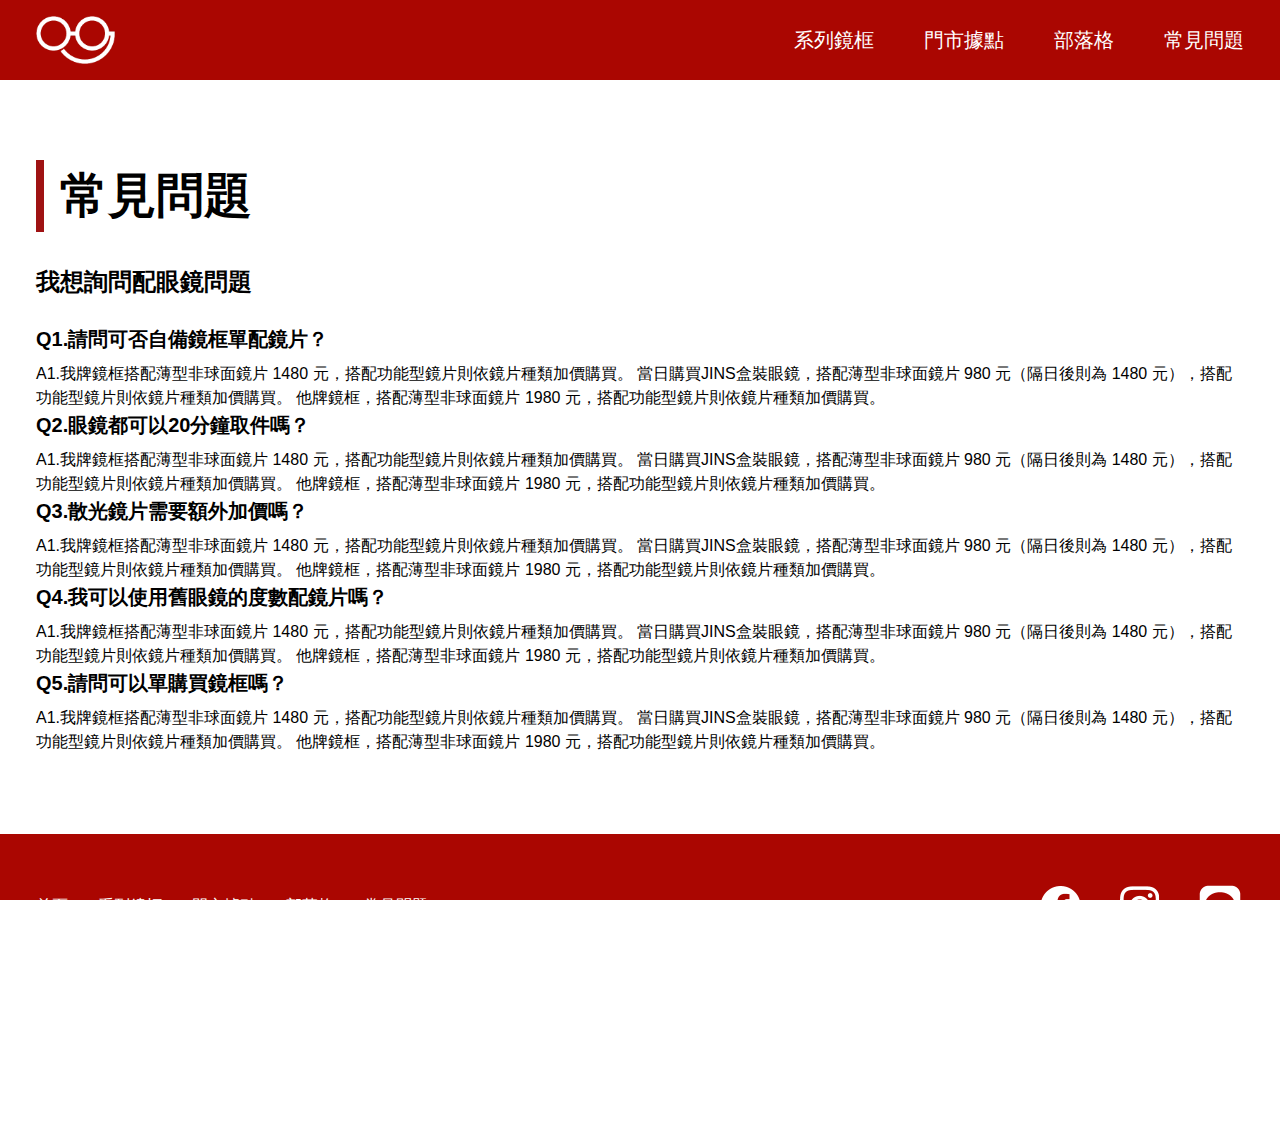
<file: faq.html>
<!DOCTYPE html>
<html lang="en">

    <head>
        <meta charset="UTF-8">
        <meta name="viewport" content="width=device-width, initial-scale=1.0">
        <title>常見問題</title>
        <link rel="stylesheet" href="./faq.css">
    </head>

    <body>
        <!-- 導航區 -->
        <header>
            <nav class="nav">
                <a href="./index.html" class="logo">
                    <picture>
                        <!-- RWD圖 -->
                        <source media="(min-width: 821px)" srcset="./img-imdex/sec-home/logo-new_工作區域 1@2x.png">
                        <!-- 預設圖 -->
                        <img src="./img-index/sec-home/logo-new_工作區域 1.png" alt="nav logo">
                    </picture>
                </a>
                <ul class="nav-links" id="nav-links">
                    <li class="link"><a href="./series.html" target="_blank">系列鏡框</a></li>
                    <li class="link"><a href="./location.html" target="_blank">門市據點</a></li>
                    <li class="link"><a href="./blog.html" target="_blank">部落格</a></li>
                    <li class="link"><a href="./faq.html" target="_blank">常見問題</a></li>
                </ul>
            </nav>
        </header>
        <!-- 導航區 END -->

        <main>
            <section class="faq">
                <div class="container">
                    <h1>常見問題</h1>
                    <h2>我想詢問配眼鏡問題</h2>
                    <article>
                        <h3>Q1.請問可否自備鏡框單配鏡片？</h3>
                        <p>A1.我牌鏡框搭配薄型非球面鏡片 1480 元，搭配功能型鏡片則依鏡片種類加價購買。 當日購買JINS盒裝眼鏡，搭配薄型非球面鏡片 980 元（隔日後則為 1480
                            元），搭配功能型鏡片則依鏡片種類加價購買。 他牌鏡框，搭配薄型非球面鏡片
                            1980 元，搭配功能型鏡片則依鏡片種類加價購買。</p>
                    </article>
                    <article>
                        <h3>Q2.眼鏡都可以20分鐘取件嗎？</h3>
                        <p>A1.我牌鏡框搭配薄型非球面鏡片 1480 元，搭配功能型鏡片則依鏡片種類加價購買。 當日購買JINS盒裝眼鏡，搭配薄型非球面鏡片 980 元（隔日後則為 1480
                            元），搭配功能型鏡片則依鏡片種類加價購買。 他牌鏡框，搭配薄型非球面鏡片
                            1980 元，搭配功能型鏡片則依鏡片種類加價購買。
                        </p>
                    </article>
                    <article>
                        <h3>Q3.散光鏡片需要額外加價嗎？</h3>
                        <p>A1.我牌鏡框搭配薄型非球面鏡片 1480 元，搭配功能型鏡片則依鏡片種類加價購買。 當日購買JINS盒裝眼鏡，搭配薄型非球面鏡片 980 元（隔日後則為 1480
                            元），搭配功能型鏡片則依鏡片種類加價購買。 他牌鏡框，搭配薄型非球面鏡片 1980 元，搭配功能型鏡片則依鏡片種類加價購買。
                        </p>
                    </article>
                    <article>
                        <h3>Q4.我可以使用舊眼鏡的度數配鏡片嗎？</h3>
                        <p>A1.我牌鏡框搭配薄型非球面鏡片 1480 元，搭配功能型鏡片則依鏡片種類加價購買。 當日購買JINS盒裝眼鏡，搭配薄型非球面鏡片 980 元（隔日後則為 1480
                            元），搭配功能型鏡片則依鏡片種類加價購買。 他牌鏡框，搭配薄型非球面鏡片
                            1980 元，搭配功能型鏡片則依鏡片種類加價購買。</p>
                    </article>
                    <article>
                        <h3>Q5.請問可以單購買鏡框嗎？</h3>
                        <p>A1.我牌鏡框搭配薄型非球面鏡片 1480 元，搭配功能型鏡片則依鏡片種類加價購買。 當日購買JINS盒裝眼鏡，搭配薄型非球面鏡片 980 元（隔日後則為 1480
                            元），搭配功能型鏡片則依鏡片種類加價購買。 他牌鏡框，搭配薄型非球面鏡片
                            1980 元，搭配功能型鏡片則依鏡片種類加價購買。</p>
                    </article>
                </div>
            </section>
        </main>

        <footer>
            <section class="footer">
                <div class="content">
                    <div class="footer-links">
                        <ul class="left">
                            <li><a href="./index.html" target="_blank">首頁</a></li>
                            <li><a href="./series.html" target="_blank">系列鏡框</a></li>
                            <li><a href="./location.html" target="_blank">門市據點</a></li>
                            <li><a href="./blog.html" target="_blank">部落格</a></li>
                            <li><a href="./faq.html" target="_blank">常見問題</a></li>
                        </ul>
                        <div class="right">
                            <div class="fb"><a href="#" target="_blank"><img
                                        src="./img-index/sec-footer/sec-footer-ic-social-fb.png" alt="icon fb"></a></div>
                            <div class="ig"><a href="#" target="_blank"><img
                                        src="./img-index/sec-footer/sec-footer-ic_social_ig.png" alt="icon instagram"></a>
                            </div>
                            <div class="line"><a href="#" target="_blank"><img
                                        src="./img-index/sec-footer/sec-footer-ic_social_line.png" alt="icon line"></a>
                            </div>
                        </div>
                    </div>
        
                    <div class="footer-contact">
                        <div class="phone">
                            <div class="img-container">
                                <img src="./img-index/sec-footer/sec-footer-phone.png" alt="icon phone">
                            </div>
                            <!-- <p>0800-000-000</p> -->
                            <a href="tel:+886800-000-000">0800-000-000</a>
                        </div>
        
                        <div class="mail">
                            <div class="img-container">
                                <img src="./img-index/sec-footer/sec-footer-message.png" alt="icon message">
                            </div>
                            <!-- <p>glasses@business.com</p> -->
                            <a href="mailto:glasses@business.com">glasses@business.com</a>
                        </div>
                    </div>
        
        
                    <div class="divide"></div>
        
                    <div class="footer-copyright">
                        <p>Copyright © 2020 Glasses.All rights reserved.</p>
                        <ul>
                            <li><a href="#">隱私權政策</a></li>
                            <li><a href="#">服務條款</a></li>
                        </ul>
                    </div>
                </div>
            </section>
        </footer>
    </body>

</html>
</file>
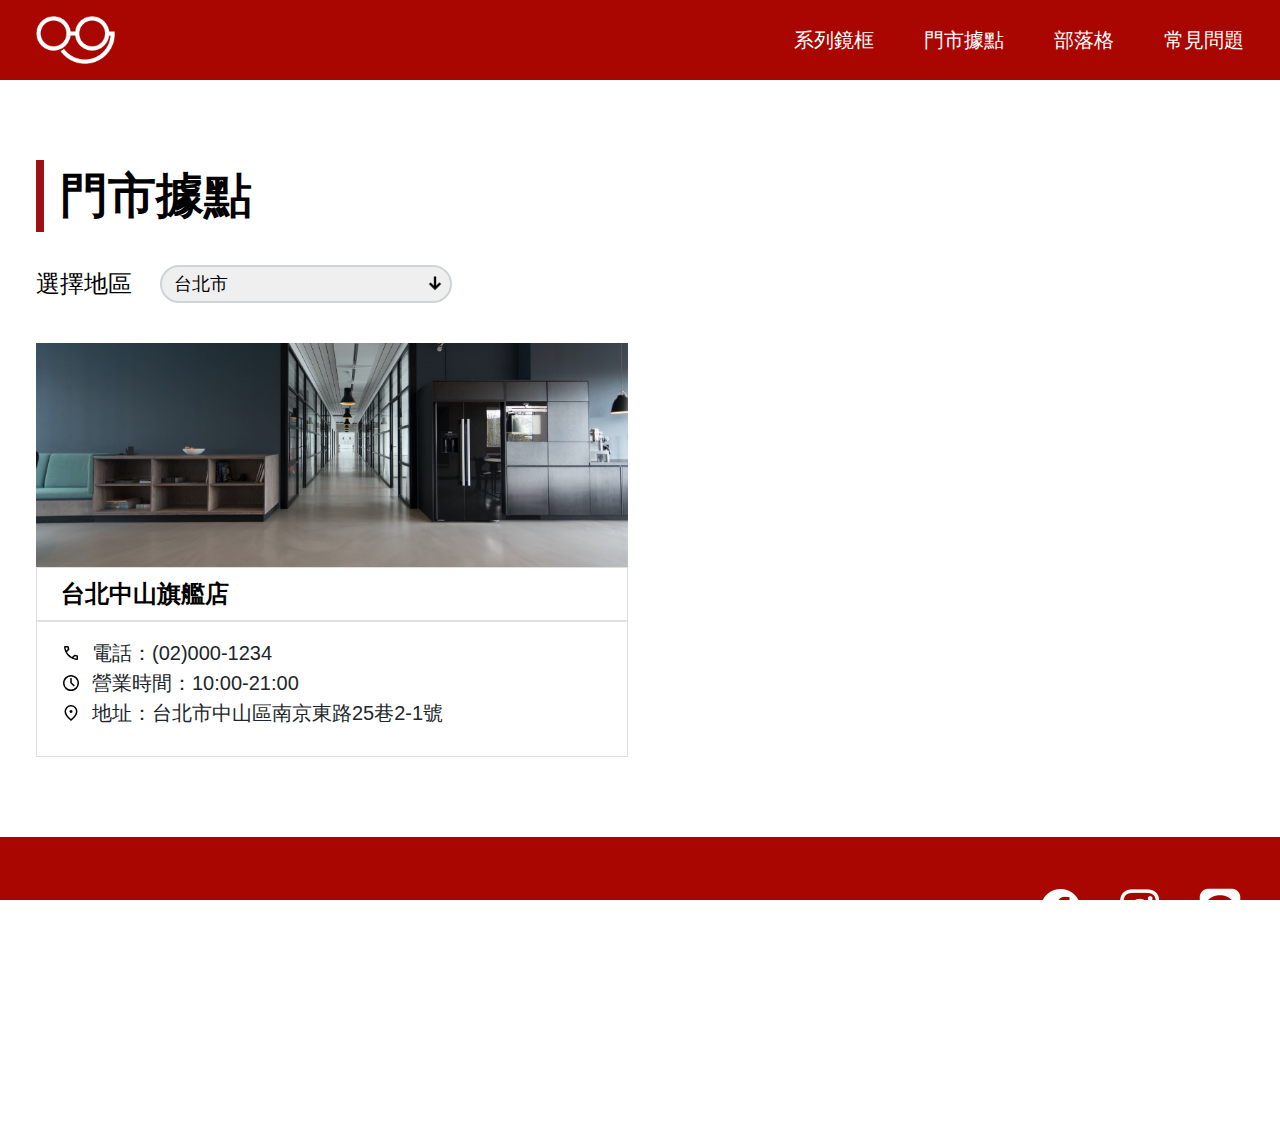
<file: location-02.html>
<!DOCTYPE html>
<html lang="en">

    <head>
        <meta charset="UTF-8">
        <meta name="viewport" content="width=device-width, initial-scale=1.0">
        <title>門市據點-詳細</title>
        <link rel="stylesheet" href="./loaction-02.css">
    </head>

    <body>
        <!-- 導航區 -->
        <header>
            <nav class="nav">
                <a href="./index.html" class="logo">
                    <picture>
                        <!-- RWD圖 -->
                        <source media="(min-width: 821px)" srcset="./img-imdex/sec-home/logo-new_工作區域 1@2x.png">
                        <!-- 預設圖 -->
                        <img src="./img-index/sec-home/logo-new_工作區域 1.png" alt="nav logo">
                    </picture>
                </a>
                <ul class="nav-links" id="nav-links">
                    <li class="link"><a href="./series.html" target="_blank">系列鏡框</a></li>
                    <li class="link"><a href="./location.html" target="_blank">門市據點</a></li>
                    <li class="link"><a href="./blog.html" target="_blank">部落格</a></li>
                    <li class="link"><a href="./faq.html" target="_blank">常見問題</a></li>
                </ul>
            </nav>
        </header>
        <!-- 導航區 END -->

        <main>
            <section class="location">
                <div class="container">
                    <h1>門市據點</h1>
                    <form>
                        <label for="location">選擇地區</label>
                        <select name="location" id="location">
                            <option value="taipei">台北市</option>
                            <option class="highlight" value="taichung">台中市</option>
                            <option class="danger" value="kaohsiung">高雄市</option>
                        </select>
                    </form>
                    <!-- 據點卡片 + google 地圖 -->
                    <div class="site-location grid-container">
                        <!-- card-1 -->
                        <div class="location-card card-1">
                            <div class="img-frame">
                                <img src="./img-location/location-taipei-main.png" alt="台北中山旗艦店">
                            </div>
                            <div class="card-item">
                                <h2>台北中山旗艦店</h2>
                                <div class="info">
                                    <div class="sub-info">
                                        <svg xmlns="http://www.w3.org/2000/svg" height="20px" viewBox="0 -960 960 960"
                                            width="20px" fill="#000">
                                            <path
                                                d="M763-145q-121-9-229.5-59.5T339-341q-86-86-135.5-194T144-764q-2-21 12.29-36.5Q170.57-816 192-816h136q17 0 29.5 10.5T374-779l24 106q2 13-1.5 25T385-628l-97 98q20 38 46 73t57.97 65.98Q422-361 456-335.5q34 25.5 72 45.5l99-96q8-8 20-11.5t25-1.5l107 23q17 5 27 17.5t10 29.5v136q0 21.43-16 35.71Q784-143 763-145ZM255-600l70-70-17.16-74H218q5 38 14 73.5t23 70.5Zm344 344q35.1 14.24 71.55 22.62Q707-225 744-220v-90l-75-16-70 70ZM255-600Zm344 344Z" />
                                        </svg>
                                        <p>電話：(02)000-1234</p>
                                    </div>
                                    <div class="sub-info">
                                        <svg xmlns="http://www.w3.org/2000/svg" height="20px" viewBox="0 -960 960 960"
                                            width="20px" fill="#000">
                                            <path
                                                d="m614-310 51-51-149-149v-210h-72v240l170 170ZM480-96q-79.38 0-149.19-30T208.5-208.5Q156-261 126-330.96t-30-149.5Q96-560 126-630q30-70 82.5-122t122.46-82q69.96-30 149.5-30t149.55 30.24q70 30.24 121.79 82.08 51.78 51.84 81.99 121.92Q864-559.68 864-480q0 79.38-30 149.19T752-208.5Q700-156 629.87-126T480-96Zm0-384Zm.48 312q129.47 0 220.5-91.5Q792-351 792-480.48q0-129.47-91.02-220.5Q609.95-792 480.48-792 351-792 259.5-700.98 168-609.95 168-480.48 168-351 259.5-259.5T480.48-168Z" />
                                        </svg>
                                        <p>營業時間：10:00-21:00</p>
                                    </div>
                                    <div class="sub-info">
                                        <svg xmlns="http://www.w3.org/2000/svg" height="20px" viewBox="0 -960 960 960"
                                            width="20px" fill="#000">
                                            <path
                                                d="M480.21-480Q510-480 531-501.21t21-51Q552-582 530.79-603t-51-21Q450-624 429-602.79t-21 51Q408-522 429.21-501t51 21ZM480-191q119-107 179.5-197T720-549q0-105-68.5-174T480-792q-103 0-171.5 69T240-549q0 71 60.5 161T480-191Zm0 95Q323.03-227.11 245.51-339.55 168-452 168-549q0-134 89-224.5T479.5-864q133.5 0 223 90.5T792-549q0 97-77 209T480-96Zm0-456Z" />
                                        </svg>
                                        <p>地址：台北市中山區南京東路25巷2-1號</p>
                                    </div>
                                </div>
                            </div>
                        </div>
                        <!-- google map -->
                        <iframe
                            src="https://www.google.com/maps/embed?pb=!1m18!1m12!1m3!1d3614.438625741494!2d121.51805725301868!3d25.05311840115413!2m3!1f0!2f0!3f0!3m2!1i1024!2i768!4f13.1!3m3!1m2!1s0x3442a96956d62c77%3A0xbd5001be159f4f21!2z5Lm-5p2vIOS4reWxseW6lw!5e0!3m2!1szh-TW!2stw!4v1740646310055!5m2!1szh-TW!2stw"
                            width="800" height="600" style="border:0;" allowfullscreen="" loading="lazy"
                            referrerpolicy="no-referrer-when-downgrade"></iframe>
                        <!-- google map END -->
                    </div>
                    <!-- 據點卡片 + google 地圖 END -->
                </div>
            </section>
        </main>

        <footer>
            <section class="footer">
                <div class="content">
                    <div class="footer-links">
                        <ul class="left">
                            <li><a href="./index.html" target="_blank">首頁</a></li>
                            <li><a href="./series.html" target="_blank">系列鏡框</a></li>
                            <li><a href="./location.html" target="_blank">門市據點</a></li>
                            <li><a href="./blog.html" target="_blank">部落格</a></li>
                            <li><a href="./faq.html" target="_blank">常見問題</a></li>
                        </ul>
                        <div class="right">
                            <div class="fb"><a href="#" target="_blank"><img
                                        src="./img-index/sec-footer/sec-footer-ic-social-fb.png" alt="icon fb"></a></div>
                            <div class="ig"><a href="#" target="_blank"><img
                                        src="./img-index/sec-footer/sec-footer-ic_social_ig.png" alt="icon instagram"></a>
                            </div>
                            <div class="line"><a href="#" target="_blank"><img
                                        src="./img-index/sec-footer/sec-footer-ic_social_line.png" alt="icon line"></a>
                            </div>
                        </div>
                    </div>
        
                    <div class="footer-contact">
                        <div class="phone">
                            <div class="img-container">
                                <img src="./img-index/sec-footer/sec-footer-phone.png" alt="icon phone">
                            </div>
                            <!-- <p>0800-000-000</p> -->
                            <a href="tel:+886800-000-000">0800-000-000</a>
                        </div>
        
                        <div class="mail">
                            <div class="img-container">
                                <img src="./img-index/sec-footer/sec-footer-message.png" alt="icon message">
                            </div>
                            <!-- <p>glasses@business.com</p> -->
                            <a href="mailto:glasses@business.com">glasses@business.com</a>
                        </div>
                    </div>
        
        
                    <div class="divide"></div>
        
                    <div class="footer-copyright">
                        <p>Copyright © 2020 Glasses.All rights reserved.</p>
                        <ul>
                            <li><a href="#">隱私權政策</a></li>
                            <li><a href="#">服務條款</a></li>
                        </ul>
                    </div>
                </div>
            </section>
        </footer>
    </body>
</html>
</file>
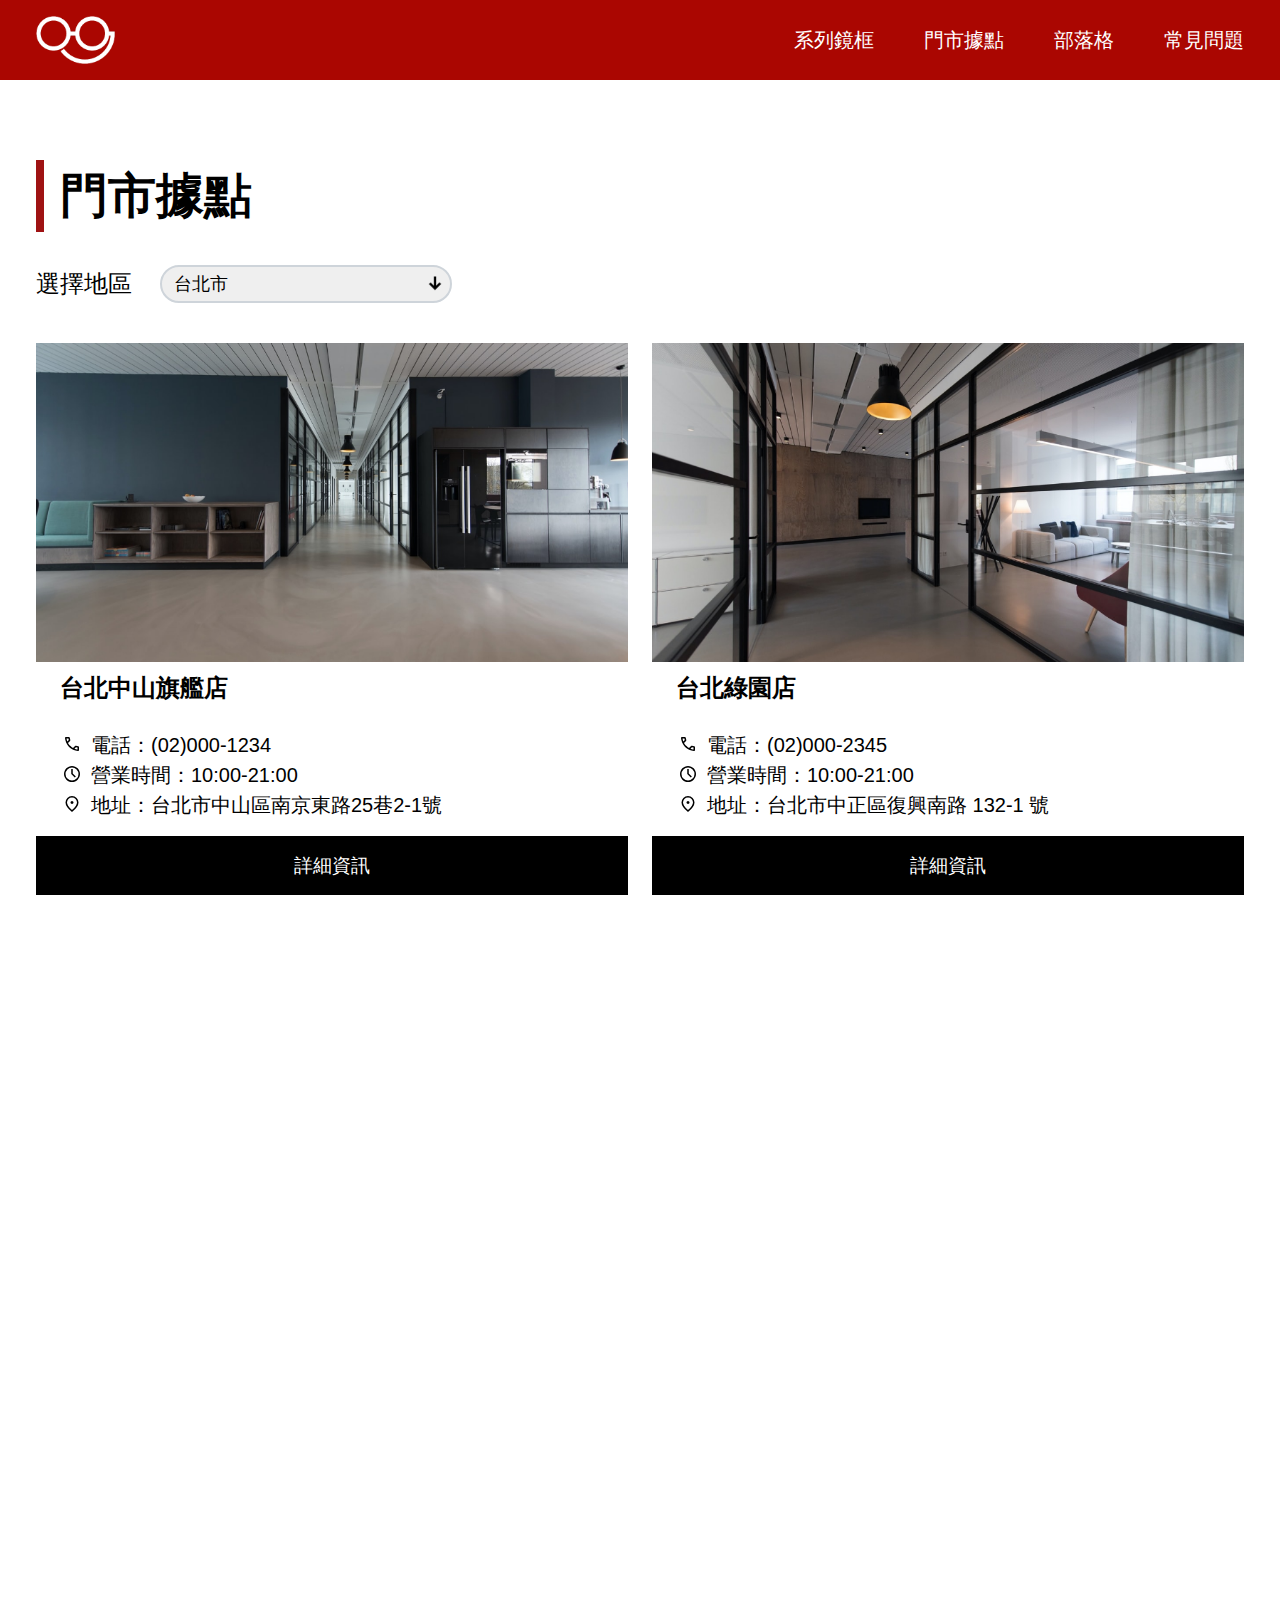
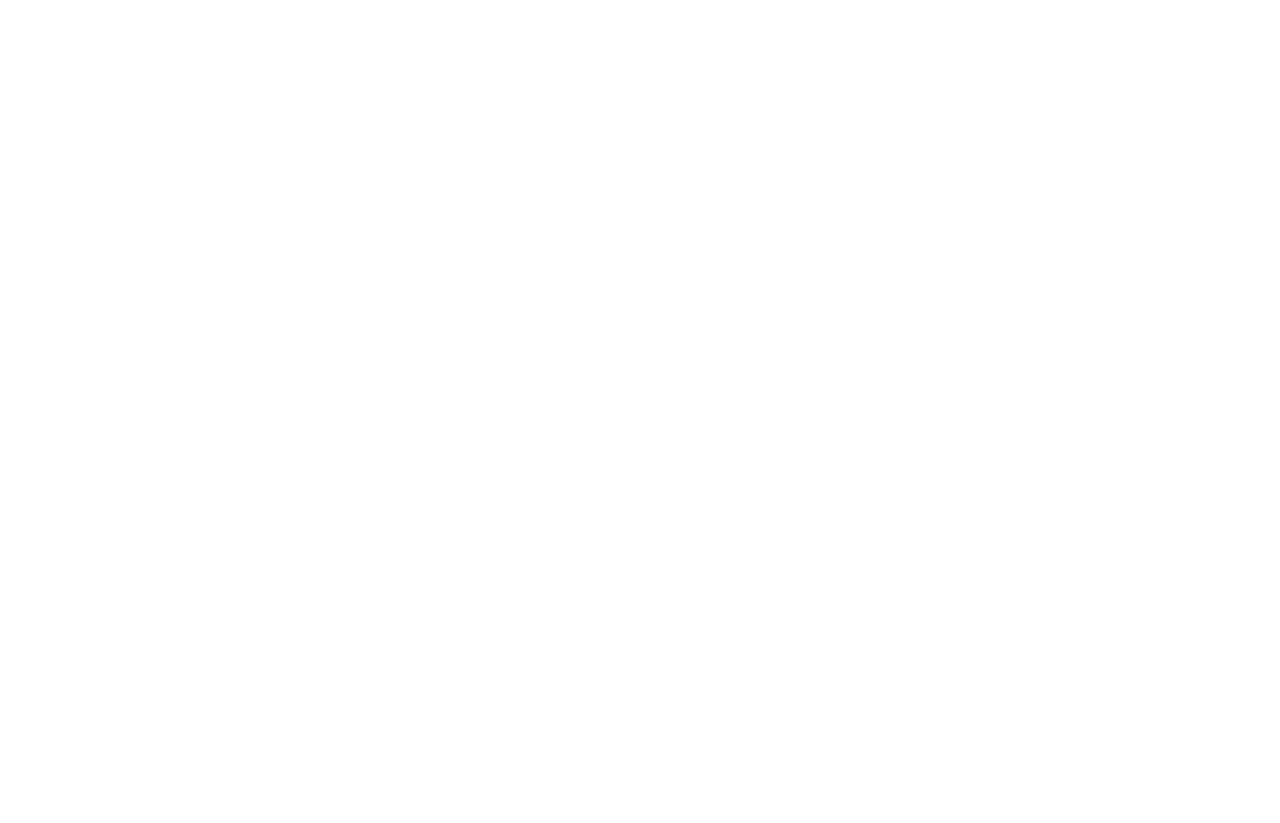
<file: location.html>
<!DOCTYPE html>
<html lang="en">

    <head>
        <meta charset="UTF-8">
        <meta name="viewport" content="width=device-width, initial-scale=1.0">
        <title>Location</title>
        <link rel="stylesheet" href="./loaction.css">
    </head>

    <body>
        <!-- 導航區 -->
        <header>
            <nav class="nav">
                <a href="./index.html" class="logo">
                    <picture>
                        <!-- RWD圖 -->
                        <source media="(min-width: 821px)" srcset="./img-imdex/sec-home/logo-new_工作區域 1@2x.png">
                        <!-- 預設圖 -->
                        <img src="./img-index/sec-home/logo-new_工作區域 1.png" alt="nav logo">
                    </picture>
                </a>
                <ul class="nav-links" id="nav-links">
                    <li class="link"><a href="./series.html" target="_blank">系列鏡框</a></li>
                    <li class="link"><a href="./location.html" target="_blank">門市據點</a></li>
                    <li class="link"><a href="./blog.html" target="_blank">部落格</a></li>
                    <li class="link"><a href="./faq.html" target="_blank">常見問題</a></li>
                </ul>
            </nav>
        </header>
        <!-- 導航區 END -->

        <main>
            <section class="location">
                <div class="container">
                    <h1>門市據點</h1>
                    <form>
                        <label for="location">選擇地區</label>
                        <select name="location" id="location">
                            <option value="taipei">台北市</option>
                            <option class="highlight" value="taichung">台中市</option>
                            <option class="danger" value="kaohsiung">高雄市</option>
                        </select>
                    </form>
                    <div class="site-location grid-container">
                        <!-- card-1 -->
                        <div class="location-card card-1">
                            <div class="img-frame">
                                <img src="./img-location/location-taipei-main.png" alt="台北中山旗艦店">
                            </div>
                            <h2>台北中山旗艦店</h2>
                            <div class="info">
                                <div class="sub-info">
                                    <svg xmlns="http://www.w3.org/2000/svg" height="20px" viewBox="0 -960 960 960"
                                        width="20px" fill="#000">
                                        <path
                                            d="M763-145q-121-9-229.5-59.5T339-341q-86-86-135.5-194T144-764q-2-21 12.29-36.5Q170.57-816 192-816h136q17 0 29.5 10.5T374-779l24 106q2 13-1.5 25T385-628l-97 98q20 38 46 73t57.97 65.98Q422-361 456-335.5q34 25.5 72 45.5l99-96q8-8 20-11.5t25-1.5l107 23q17 5 27 17.5t10 29.5v136q0 21.43-16 35.71Q784-143 763-145ZM255-600l70-70-17.16-74H218q5 38 14 73.5t23 70.5Zm344 344q35.1 14.24 71.55 22.62Q707-225 744-220v-90l-75-16-70 70ZM255-600Zm344 344Z" />
                                    </svg>
                                    <p>電話：(02)000-1234</p>
                                </div>
                                <div class="sub-info">
                                    <svg xmlns="http://www.w3.org/2000/svg" height="20px" viewBox="0 -960 960 960"
                                        width="20px" fill="#000">
                                        <path
                                            d="m614-310 51-51-149-149v-210h-72v240l170 170ZM480-96q-79.38 0-149.19-30T208.5-208.5Q156-261 126-330.96t-30-149.5Q96-560 126-630q30-70 82.5-122t122.46-82q69.96-30 149.5-30t149.55 30.24q70 30.24 121.79 82.08 51.78 51.84 81.99 121.92Q864-559.68 864-480q0 79.38-30 149.19T752-208.5Q700-156 629.87-126T480-96Zm0-384Zm.48 312q129.47 0 220.5-91.5Q792-351 792-480.48q0-129.47-91.02-220.5Q609.95-792 480.48-792 351-792 259.5-700.98 168-609.95 168-480.48 168-351 259.5-259.5T480.48-168Z" />
                                    </svg>
                                    <p>營業時間：10:00-21:00</p>
                                </div>
                                <div class="sub-info">
                                    <svg xmlns="http://www.w3.org/2000/svg" height="20px" viewBox="0 -960 960 960"
                                        width="20px" fill="#000">
                                        <path
                                            d="M480.21-480Q510-480 531-501.21t21-51Q552-582 530.79-603t-51-21Q450-624 429-602.79t-21 51Q408-522 429.21-501t51 21ZM480-191q119-107 179.5-197T720-549q0-105-68.5-174T480-792q-103 0-171.5 69T240-549q0 71 60.5 161T480-191Zm0 95Q323.03-227.11 245.51-339.55 168-452 168-549q0-134 89-224.5T479.5-864q133.5 0 223 90.5T792-549q0 97-77 209T480-96Zm0-456Z" />
                                    </svg>
                                    <p>地址：台北市中山區南京東路25巷2-1號</p>
                                </div>
                            </div>
                            <a href="./location-02.html" target="_blank">詳細資訊</a>
                        </div>
                        <!-- card-2 -->
                        <div class="location-card card-2">
                            <div class="img-frame">
                                <img src="./img-location/location-taipei-green.png" alt="台北綠園店">
                            </div>
                            <h2>台北綠園店</h2>
                            <div class="info">
                                <div class="sub-info">
                                    <svg xmlns="http://www.w3.org/2000/svg" height="20px" viewBox="0 -960 960 960"
                                        width="20px" fill="#000">
                                        <path
                                            d="M763-145q-121-9-229.5-59.5T339-341q-86-86-135.5-194T144-764q-2-21 12.29-36.5Q170.57-816 192-816h136q17 0 29.5 10.5T374-779l24 106q2 13-1.5 25T385-628l-97 98q20 38 46 73t57.97 65.98Q422-361 456-335.5q34 25.5 72 45.5l99-96q8-8 20-11.5t25-1.5l107 23q17 5 27 17.5t10 29.5v136q0 21.43-16 35.71Q784-143 763-145ZM255-600l70-70-17.16-74H218q5 38 14 73.5t23 70.5Zm344 344q35.1 14.24 71.55 22.62Q707-225 744-220v-90l-75-16-70 70ZM255-600Zm344 344Z" />
                                    </svg>
                                    <p>電話：(02)000-2345</p>
                                </div>
                                <div class="sub-info">
                                    <svg xmlns="http://www.w3.org/2000/svg" height="20px" viewBox="0 -960 960 960"
                                        width="20px" fill="#000">
                                        <path
                                            d="m614-310 51-51-149-149v-210h-72v240l170 170ZM480-96q-79.38 0-149.19-30T208.5-208.5Q156-261 126-330.96t-30-149.5Q96-560 126-630q30-70 82.5-122t122.46-82q69.96-30 149.5-30t149.55 30.24q70 30.24 121.79 82.08 51.78 51.84 81.99 121.92Q864-559.68 864-480q0 79.38-30 149.19T752-208.5Q700-156 629.87-126T480-96Zm0-384Zm.48 312q129.47 0 220.5-91.5Q792-351 792-480.48q0-129.47-91.02-220.5Q609.95-792 480.48-792 351-792 259.5-700.98 168-609.95 168-480.48 168-351 259.5-259.5T480.48-168Z" />
                                    </svg>
                                    <p>營業時間：10:00-21:00</p>
                                </div>
                                <div class="sub-info">
                                    <svg xmlns="http://www.w3.org/2000/svg" height="20px" viewBox="0 -960 960 960"
                                        width="20px" fill="#000">
                                        <path
                                            d="M480.21-480Q510-480 531-501.21t21-51Q552-582 530.79-603t-51-21Q450-624 429-602.79t-21 51Q408-522 429.21-501t51 21ZM480-191q119-107 179.5-197T720-549q0-105-68.5-174T480-792q-103 0-171.5 69T240-549q0 71 60.5 161T480-191Zm0 95Q323.03-227.11 245.51-339.55 168-452 168-549q0-134 89-224.5T479.5-864q133.5 0 223 90.5T792-549q0 97-77 209T480-96Zm0-456Z" />
                                    </svg>
                                    <p>地址：台北市中正區復興南路 132-1 號</p>
                                </div>
                            </div>
                            <a href="./location-02.html" target="_blank">詳細資訊</a>
                        </div>
                        <!-- card-3 -->
                        <div class="location-card card-3">
                            <div class="img-frame">
                                <img src="./img-location/location-taichung-main.png" alt="台中清水旗艦店">
                            </div>
                            <h2>台中清水旗艦店</h2>
                            <div class="info">
                                <div class="sub-info">
                                    <svg xmlns="http://www.w3.org/2000/svg" height="20px" viewBox="0 -960 960 960"
                                        width="20px" fill="#000">
                                        <path
                                            d="M763-145q-121-9-229.5-59.5T339-341q-86-86-135.5-194T144-764q-2-21 12.29-36.5Q170.57-816 192-816h136q17 0 29.5 10.5T374-779l24 106q2 13-1.5 25T385-628l-97 98q20 38 46 73t57.97 65.98Q422-361 456-335.5q34 25.5 72 45.5l99-96q8-8 20-11.5t25-1.5l107 23q17 5 27 17.5t10 29.5v136q0 21.43-16 35.71Q784-143 763-145ZM255-600l70-70-17.16-74H218q5 38 14 73.5t23 70.5Zm344 344q35.1 14.24 71.55 22.62Q707-225 744-220v-90l-75-16-70 70ZM255-600Zm344 344Z" />
                                    </svg>
                                    <p>電話：(02)000-1234</p>
                                </div>
                                <div class="sub-info">
                                    <svg xmlns="http://www.w3.org/2000/svg" height="20px" viewBox="0 -960 960 960"
                                        width="20px" fill="#000">
                                        <path
                                            d="m614-310 51-51-149-149v-210h-72v240l170 170ZM480-96q-79.38 0-149.19-30T208.5-208.5Q156-261 126-330.96t-30-149.5Q96-560 126-630q30-70 82.5-122t122.46-82q69.96-30 149.5-30t149.55 30.24q70 30.24 121.79 82.08 51.78 51.84 81.99 121.92Q864-559.68 864-480q0 79.38-30 149.19T752-208.5Q700-156 629.87-126T480-96Zm0-384Zm.48 312q129.47 0 220.5-91.5Q792-351 792-480.48q0-129.47-91.02-220.5Q609.95-792 480.48-792 351-792 259.5-700.98 168-609.95 168-480.48 168-351 259.5-259.5T480.48-168Z" />
                                    </svg>
                                    <p>營業時間：10:00-21:00</p>
                                </div>
                                <div class="sub-info">
                                    <svg xmlns="http://www.w3.org/2000/svg" height="20px" viewBox="0 -960 960 960"
                                        width="20px" fill="#000">
                                        <path
                                            d="M480.21-480Q510-480 531-501.21t21-51Q552-582 530.79-603t-51-21Q450-624 429-602.79t-21 51Q408-522 429.21-501t51 21ZM480-191q119-107 179.5-197T720-549q0-105-68.5-174T480-792q-103 0-171.5 69T240-549q0 71 60.5 161T480-191Zm0 95Q323.03-227.11 245.51-339.55 168-452 168-549q0-134 89-224.5T479.5-864q133.5 0 223 90.5T792-549q0 97-77 209T480-96Zm0-456Z" />
                                    </svg>
                                    <p>地址：台中市清水區經南一路 23 號 8 樓</p>
                                </div>
                            </div>
                            <a href="./location-02.html" target="_blank">詳細資訊</a>
                        </div>
                        <!-- card-4 -->
                        <div class="location-card card-4">
                            <div class="img-frame">
                                <img src="./img-location/location-kaohsiung-figure.png" alt="高雄中正形象店">
                            </div>
                            <h2>高雄中正形象店</h2>
                            <div class="info">
                                <div class="sub-info">
                                    <svg xmlns="http://www.w3.org/2000/svg" height="20px" viewBox="0 -960 960 960"
                                        width="20px" fill="#000">
                                        <path
                                            d="M763-145q-121-9-229.5-59.5T339-341q-86-86-135.5-194T144-764q-2-21 12.29-36.5Q170.57-816 192-816h136q17 0 29.5 10.5T374-779l24 106q2 13-1.5 25T385-628l-97 98q20 38 46 73t57.97 65.98Q422-361 456-335.5q34 25.5 72 45.5l99-96q8-8 20-11.5t25-1.5l107 23q17 5 27 17.5t10 29.5v136q0 21.43-16 35.71Q784-143 763-145ZM255-600l70-70-17.16-74H218q5 38 14 73.5t23 70.5Zm344 344q35.1 14.24 71.55 22.62Q707-225 744-220v-90l-75-16-70 70ZM255-600Zm344 344Z" />
                                    </svg>
                                    <p>電話：(07)000-2345</p>
                                </div>
                                <div class="sub-info">
                                    <svg xmlns="http://www.w3.org/2000/svg" height="20px" viewBox="0 -960 960 960"
                                        width="20px" fill="#000">
                                        <path
                                            d="m614-310 51-51-149-149v-210h-72v240l170 170ZM480-96q-79.38 0-149.19-30T208.5-208.5Q156-261 126-330.96t-30-149.5Q96-560 126-630q30-70 82.5-122t122.46-82q69.96-30 149.5-30t149.55 30.24q70 30.24 121.79 82.08 51.78 51.84 81.99 121.92Q864-559.68 864-480q0 79.38-30 149.19T752-208.5Q700-156 629.87-126T480-96Zm0-384Zm.48 312q129.47 0 220.5-91.5Q792-351 792-480.48q0-129.47-91.02-220.5Q609.95-792 480.48-792 351-792 259.5-700.98 168-609.95 168-480.48 168-351 259.5-259.5T480.48-168Z" />
                                    </svg>
                                    <p>營業時間：10:00-21:00</p>
                                </div>
                                <div class="sub-info">
                                    <svg xmlns="http://www.w3.org/2000/svg" height="20px" viewBox="0 -960 960 960"
                                        width="20px" fill="#000">
                                        <path
                                            d="M480.21-480Q510-480 531-501.21t21-51Q552-582 530.79-603t-51-21Q450-624 429-602.79t-21 51Q408-522 429.21-501t51 21ZM480-191q119-107 179.5-197T720-549q0-105-68.5-174T480-792q-103 0-171.5 69T240-549q0 71 60.5 161T480-191Zm0 95Q323.03-227.11 245.51-339.55 168-452 168-549q0-134 89-224.5T479.5-864q133.5 0 223 90.5T792-549q0 97-77 209T480-96Zm0-456Z" />
                                    </svg>
                                    <p>地址：高雄市苓雅區中正路 38 號 12 樓</p>
                                </div>
                            </div>
                            <a href="./location-02.html" target="_blank">詳細資訊</a>
                        </div>
                        <!-- card-5 -->
                        <div class="location-card card-5">
                            <div class="img-frame">
                                <img src="./img-location/location-kaohsiung-dream.png" alt="高雄夢時代店">
                            </div>
                            <h2>高雄夢時代店</h2>
                            <div class="info">
                                <div class="sub-info">
                                    <svg xmlns="http://www.w3.org/2000/svg" height="20px" viewBox="0 -960 960 960"
                                        width="20px" fill="#000">
                                        <path
                                            d="M763-145q-121-9-229.5-59.5T339-341q-86-86-135.5-194T144-764q-2-21 12.29-36.5Q170.57-816 192-816h136q17 0 29.5 10.5T374-779l24 106q2 13-1.5 25T385-628l-97 98q20 38 46 73t57.97 65.98Q422-361 456-335.5q34 25.5 72 45.5l99-96q8-8 20-11.5t25-1.5l107 23q17 5 27 17.5t10 29.5v136q0 21.43-16 35.71Q784-143 763-145ZM255-600l70-70-17.16-74H218q5 38 14 73.5t23 70.5Zm344 344q35.1 14.24 71.55 22.62Q707-225 744-220v-90l-75-16-70 70ZM255-600Zm344 344Z" />
                                    </svg>
                                    <p>電話：(07)000-1234</p>
                                </div>
                                <div class="sub-info">
                                    <svg xmlns="http://www.w3.org/2000/svg" height="20px" viewBox="0 -960 960 960"
                                        width="20px" fill="#000">
                                        <path
                                            d="m614-310 51-51-149-149v-210h-72v240l170 170ZM480-96q-79.38 0-149.19-30T208.5-208.5Q156-261 126-330.96t-30-149.5Q96-560 126-630q30-70 82.5-122t122.46-82q69.96-30 149.5-30t149.55 30.24q70 30.24 121.79 82.08 51.78 51.84 81.99 121.92Q864-559.68 864-480q0 79.38-30 149.19T752-208.5Q700-156 629.87-126T480-96Zm0-384Zm.48 312q129.47 0 220.5-91.5Q792-351 792-480.48q0-129.47-91.02-220.5Q609.95-792 480.48-792 351-792 259.5-700.98 168-609.95 168-480.48 168-351 259.5-259.5T480.48-168Z" />
                                    </svg>
                                    <p>營業時間：10:00-21:00</p>
                                </div>
                                <div class="sub-info">
                                    <svg xmlns="http://www.w3.org/2000/svg" height="20px" viewBox="0 -960 960 960"
                                        width="20px" fill="#000">
                                        <path
                                            d="M480.21-480Q510-480 531-501.21t21-51Q552-582 530.79-603t-51-21Q450-624 429-602.79t-21 51Q408-522 429.21-501t51 21ZM480-191q119-107 179.5-197T720-549q0-105-68.5-174T480-792q-103 0-171.5 69T240-549q0 71 60.5 161T480-191Zm0 95Q323.03-227.11 245.51-339.55 168-452 168-549q0-134 89-224.5T479.5-864q133.5 0 223 90.5T792-549q0 97-77 209T480-96Zm0-456Z" />
                                    </svg>
                                    <p>地址：高雄市前鎮區中華一路 63 號 6 樓</p>
                                </div>
                            </div>
                            <a href="./location-02.html" target="_blank">詳細資訊</a>
                        </div>
                    </div>
                </div>
            </section>
        </main>

        <footer>
            <section class="footer">
                <div class="content">
                    <div class="footer-links">
                        <ul class="left">
                            <li><a href="./index.html" target="_blank">首頁</a></li>
                            <li><a href="./series.html" target="_blank">系列鏡框</a></li>
                            <li><a href="./location.html" target="_blank">門市據點</a></li>
                            <li><a href="./blog.html" target="_blank">部落格</a></li>
                            <li><a href="./faq.html" target="_blank">常見問題</a></li>
                        </ul>
                        <div class="right">
                            <div class="fb"><a href="#" target="_blank"><img
                                        src="./img-index/sec-footer/sec-footer-ic-social-fb.png" alt="icon fb"></a></div>
                            <div class="ig"><a href="#" target="_blank"><img
                                        src="./img-index/sec-footer/sec-footer-ic_social_ig.png" alt="icon instagram"></a>
                            </div>
                            <div class="line"><a href="#" target="_blank"><img
                                        src="./img-index/sec-footer/sec-footer-ic_social_line.png" alt="icon line"></a>
                            </div>
                        </div>
                    </div>
        
                    <div class="footer-contact">
                        <div class="phone">
                            <div class="img-container">
                                <img src="./img-index/sec-footer/sec-footer-phone.png" alt="icon phone">
                            </div>
                            <!-- <p>0800-000-000</p> -->
                            <a href="tel:+886800-000-000">0800-000-000</a>
                        </div>
        
                        <div class="mail">
                            <div class="img-container">
                                <img src="./img-index/sec-footer/sec-footer-message.png" alt="icon message">
                            </div>
                            <!-- <p>glasses@business.com</p> -->
                            <a href="mailto:glasses@business.com">glasses@business.com</a>
                        </div>
                    </div>
        
        
                    <div class="divide"></div>
        
                    <div class="footer-copyright">
                        <p>Copyright © 2020 Glasses.All rights reserved.</p>
                        <ul>
                            <li><a href="#">隱私權政策</a></li>
                            <li><a href="#">服務條款</a></li>
                        </ul>
                    </div>
                </div>
            </section>
        </footer>
    </body>

</html>
</file>
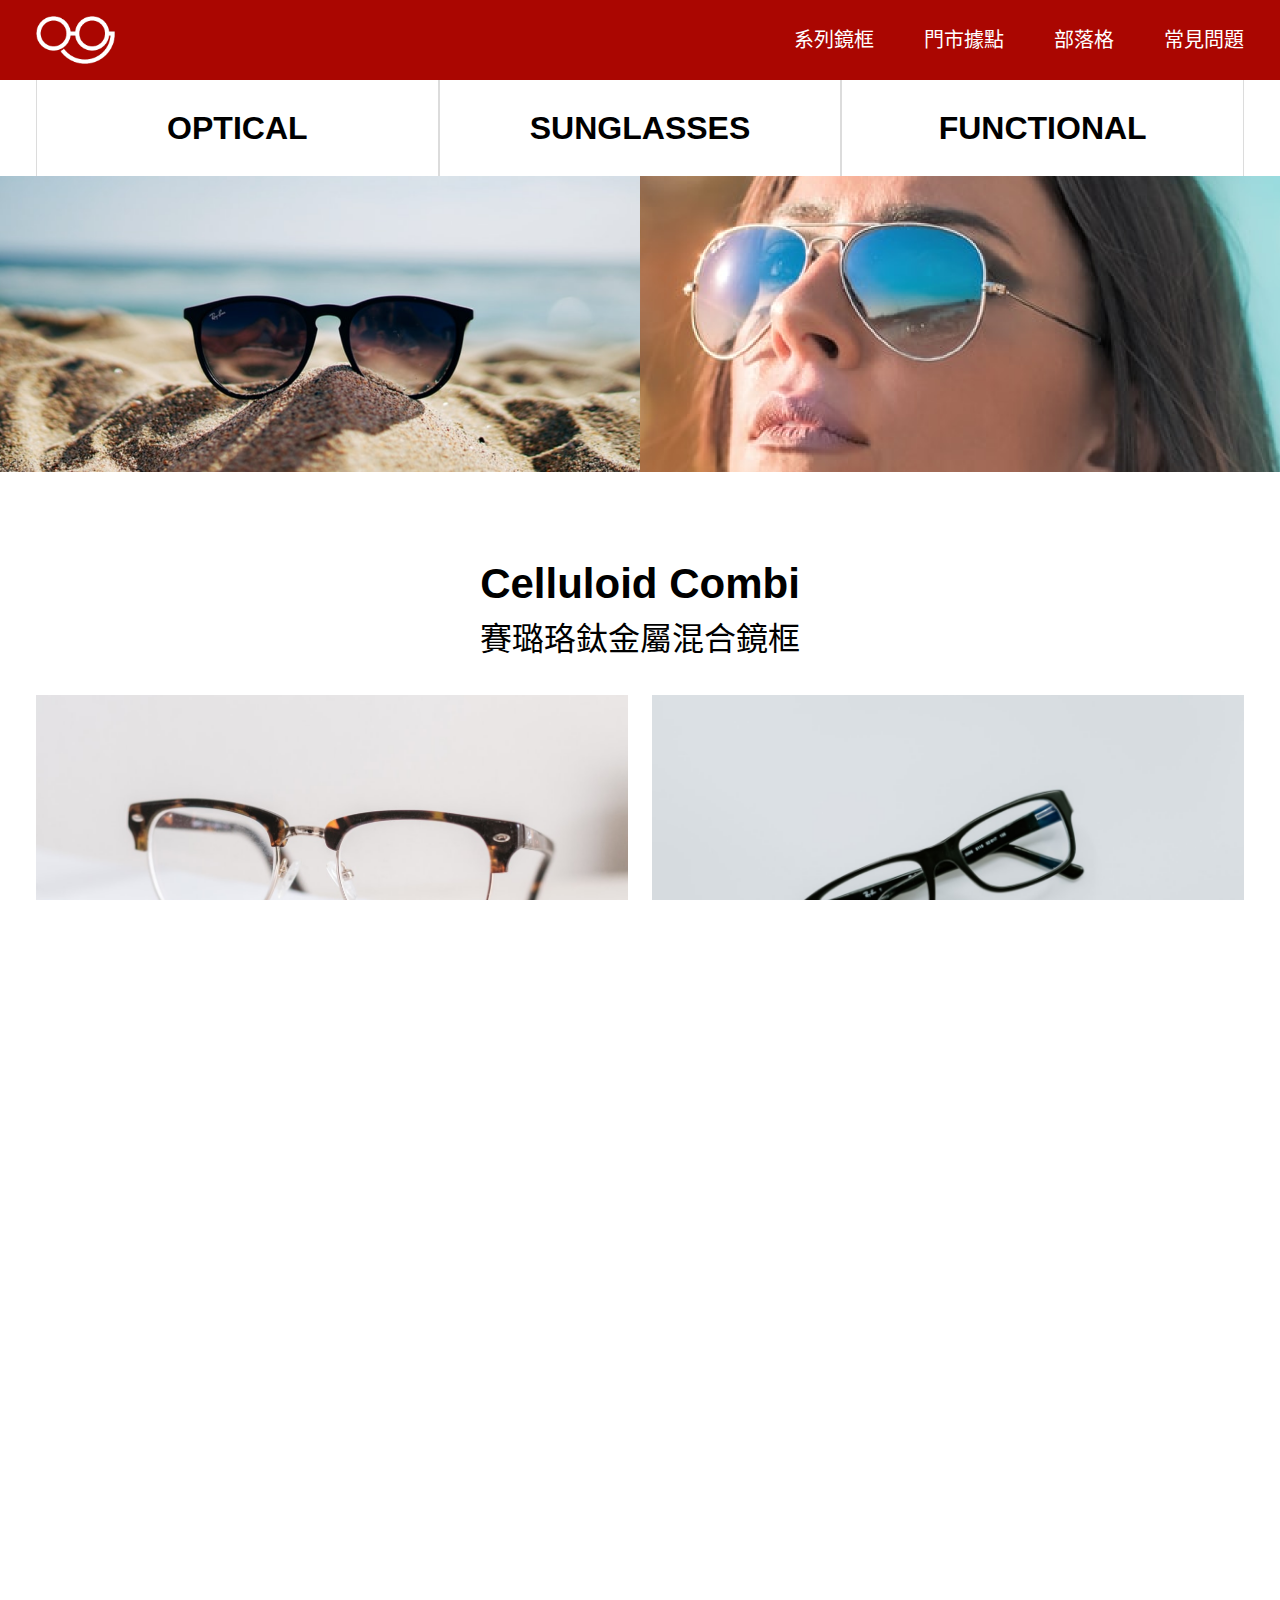
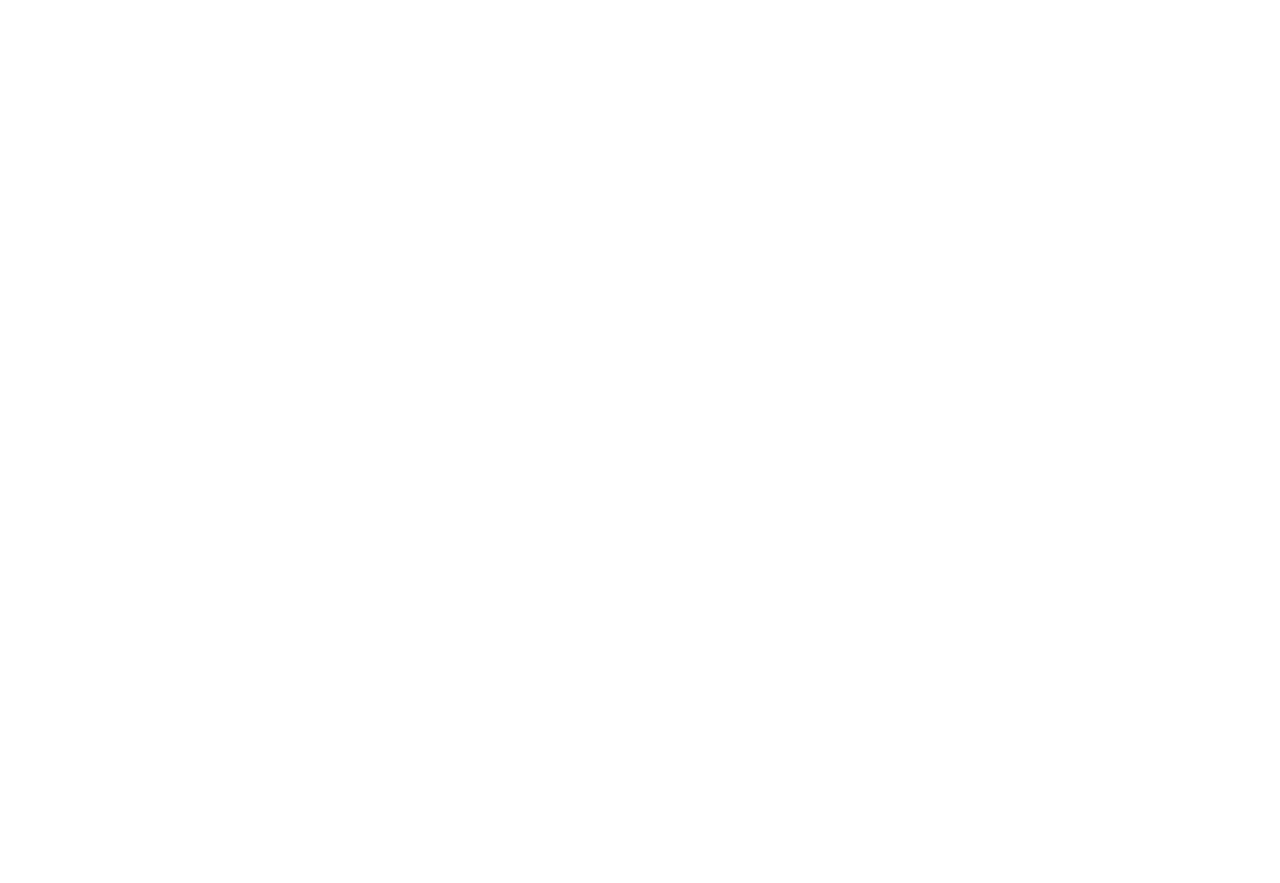
<file: series-02.html>
<!DOCTYPE html>
<html lang="zh-tw">

    <head>
        <meta charset="UTF-8">
        <meta name="viewport" content="width=device-width, initial-scale=1.0">
        <title>產品系列-02</title>
        <link rel="stylesheet" href="./series-02.css">
    </head>

    <body>
        <!-- 導航區 -->
        <header>
            <nav class="nav">
                <a href="./index.html" class="logo">
                    <picture>
                        <!-- RWD圖 -->
                        <source media="(min-width: 821px)" srcset="./img-imdex/sec-home/logo-new_工作區域 1@2x.png">
                        <!-- 預設圖 -->
                        <img src="./img-index/sec-home/logo-new_工作區域 1.png" alt="nav logo">
                    </picture>
                </a>
                <ul class="nav-links" id="nav-links">
                    <li class="link"><a href="./series.html" target="_blank">系列鏡框</a></li>
                    <li class="link"><a href="./location.html" target="_blank">門市據點</a></li>
                    <li class="link"><a href="./blog.html" target="_blank">部落格</a></li>
                    <li class="link"><a href="./faq.html" target="_blank">常見問題</a></li>
                </ul>
            </nav>
        </header>
        <!-- 導航區 END -->
        <main>
            <section class="sub-nav">
                <div class="container">
                    <ul class="nav-text">
                        <li><a href="#">OPTICAL</a></li>
                        <li><a href="#">SUNGLASSES</a></li>
                        <li><a href="#">FUNCTIONAL</a></li>
                    </ul>
                </div>
                <div class="product-header">
                    <!-- header-img-01 -->
                    <div class="img-container">
                        <picture>
                            <source media="(max-width: 820px)" srcset="./img-series/series-prod-header-sm-3.png">
                            <img src="./img-series/series-prod-header-3.png" alt="header img 03">
                        </picture>
                    </div>
                    <!-- header-img-02 -->
                    <div class="img-container">
                        <picture>
                            <source media="(max-width: 820px)" srcset="./img-series/series-prod-header-sm-4.png">
                            <img src="./img-series/series-prod-header-4.png" alt="header img 04">
                        </picture>
                    </div>
                </div>
            </section>

            <section class="products">
                <div class="container">
                    <div class="title">
                        <h1>Celluloid Combi</h1>
                        <p>賽璐珞鈦金屬混合鏡框</p>
                    </div>
                    <div class="list grid-container">
                        <!-- 1 -->
                        <div class="items">
                            <!-- 圖 -->
                            <div class="img-container">
                                <img src="./img-series/series-prod-1.png" alt="item 01">
                            </div>
                            <!-- 文 -->
                            <div class="text">
                                <div class="item">BJ41600S</div>
                                <div class="price">NTD3,490</div>
                            </div>
                            <!-- 色塊 -->
                            <div class="color">
                                <div class="color-1"></div>
                                <div class="color-2"></div>
                            </div>
                        </div>
                        <!-- 2 -->
                        <div class="items">
                            <!-- 圖 -->
                            <div class="img-container">
                                <img src="./img-series/series-prod-2.png" alt="item 02">
                            </div>
                            <!-- 文 -->
                            <div class="text">
                                <div class="item">BJ41600S</div>
                                <div class="price">NTD3,490</div>
                            </div>
                            <!-- 色塊 -->
                            <div class="color">
                                <div class="color-1"></div>
                                <div class="color-2"></div>
                            </div>
                        </div>
                        <!-- 3 -->
                        <div class="items">
                            <!-- 圖 -->
                            <div class="img-container">
                                <img src="./img-series/series-prod-3.png" alt="item 03">
                            </div>
                            <!-- 文 -->
                            <div class="text">
                                <div class="item">BJ41600S</div>
                                <div class="price">NTD3,490</div>
                            </div>
                            <!-- 色塊 -->
                            <div class="color">
                                <div class="color-1"></div>
                                <div class="color-2"></div>
                            </div>
                        </div>
                        <!-- 4 -->
                        <div class="items">
                            <!-- 圖 -->
                            <div class="img-container">
                                <img src="./img-series/series-prod-4.png" alt="item 03">
                            </div>
                            <!-- 文 -->
                            <div class="text">
                                <div class="item">BJ41600S</div>
                                <div class="price">NTD3,490</div>
                            </div>
                            <!-- 色塊 -->
                            <div class="color">
                                <div class="color-1"></div>
                                <div class="color-2"></div>
                            </div>
                        </div>
                        <!-- 5 -->
                        <div class="items">
                            <!-- 圖 -->
                            <div class="img-container">
                                <img src="./img-series/series-prod-5.png" alt="item 03">
                            </div>
                            <!-- 文 -->
                            <div class="text">
                                <div class="item">BJ41600S</div>
                                <div class="price">NTD3,490</div>
                            </div>
                            <!-- 色塊 -->
                            <div class="color">
                                <div class="color-1"></div>
                                <div class="color-2"></div>
                            </div>
                        </div>
                        <!-- 6 -->
                        <div class="items">
                            <!-- 圖 -->
                            <div class="img-container">
                                <img src="./img-series/series-prod-6.png" alt="item 03">
                            </div>
                            <!-- 文 -->
                            <div class="text">
                                <div class="item">BJ41600S</div>
                                <div class="price">NTD3,490</div>
                            </div>
                            <!-- 色塊 -->
                            <div class="color">
                                <div class="color-1"></div>
                                <div class="color-2"></div>
                            </div>
                        </div>
                    </div>

                    <div class="pagination">
                        <div class="prev">上一頁</div>
                        <div class="page">1</div>
                        <div class="page">2</div>
                        <div class="page">3</div>
                        <div class="page">4</div>
                        <div class="next">下一頁</div>
                    </div>
                </div>
            </section>
        </main>
        <footer>
            <section class="footer">
                <div class="content">
                    <div class="footer-links">
                        <ul class="left">
                            <li><a href="./index.html" target="_blank">首頁</a></li>
                            <li><a href="./series.html" target="_blank">系列鏡框</a></li>
                            <li><a href="./location.html" target="_blank">門市據點</a></li>
                            <li><a href="./blog.html" target="_blank">部落格</a></li>
                            <li><a href="./faq.html" target="_blank">常見問題</a></li>
                        </ul>
                        <div class="right">
                            <div class="fb"><a href="#" target="_blank"><img
                                        src="./img-index/sec-footer/sec-footer-ic-social-fb.png" alt="icon fb"></a></div>
                            <div class="ig"><a href="#" target="_blank"><img
                                        src="./img-index/sec-footer/sec-footer-ic_social_ig.png" alt="icon instagram"></a>
                            </div>
                            <div class="line"><a href="#" target="_blank"><img
                                        src="./img-index/sec-footer/sec-footer-ic_social_line.png" alt="icon line"></a>
                            </div>
                        </div>
                    </div>
        
                    <div class="footer-contact">
                        <div class="phone">
                            <div class="img-container">
                                <img src="./img-index/sec-footer/sec-footer-phone.png" alt="icon phone">
                            </div>
                            <!-- <p>0800-000-000</p> -->
                            <a href="tel:+886800-000-000">0800-000-000</a>
                        </div>
        
                        <div class="mail">
                            <div class="img-container">
                                <img src="./img-index/sec-footer/sec-footer-message.png" alt="icon message">
                            </div>
                            <!-- <p>glasses@business.com</p> -->
                            <a href="mailto:glasses@business.com">glasses@business.com</a>
                        </div>
                    </div>
        
        
                    <div class="divide"></div>
        
                    <div class="footer-copyright">
                        <p>Copyright © 2020 Glasses.All rights reserved.</p>
                        <ul>
                            <li><a href="#">隱私權政策</a></li>
                            <li><a href="#">服務條款</a></li>
                        </ul>
                    </div>
                </div>
            </section>
        </footer>
    </body>

</html>
</file>
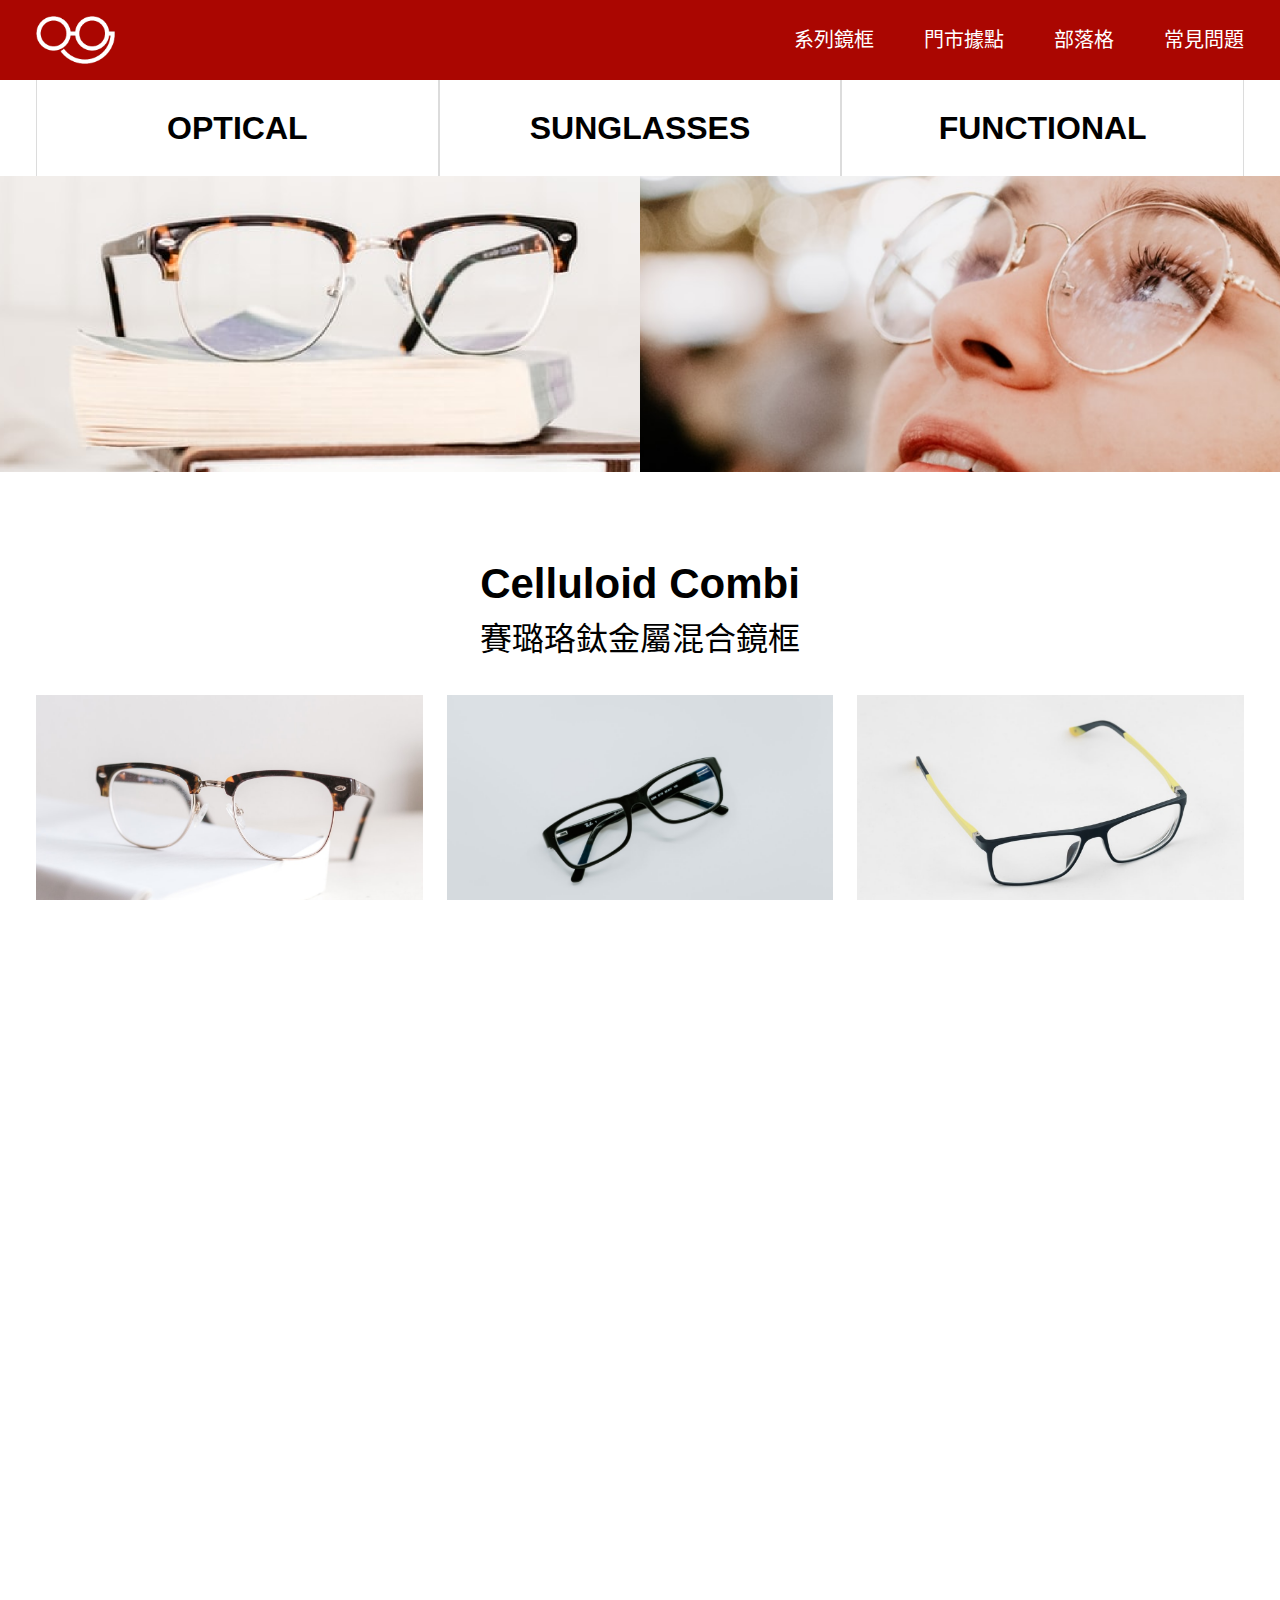
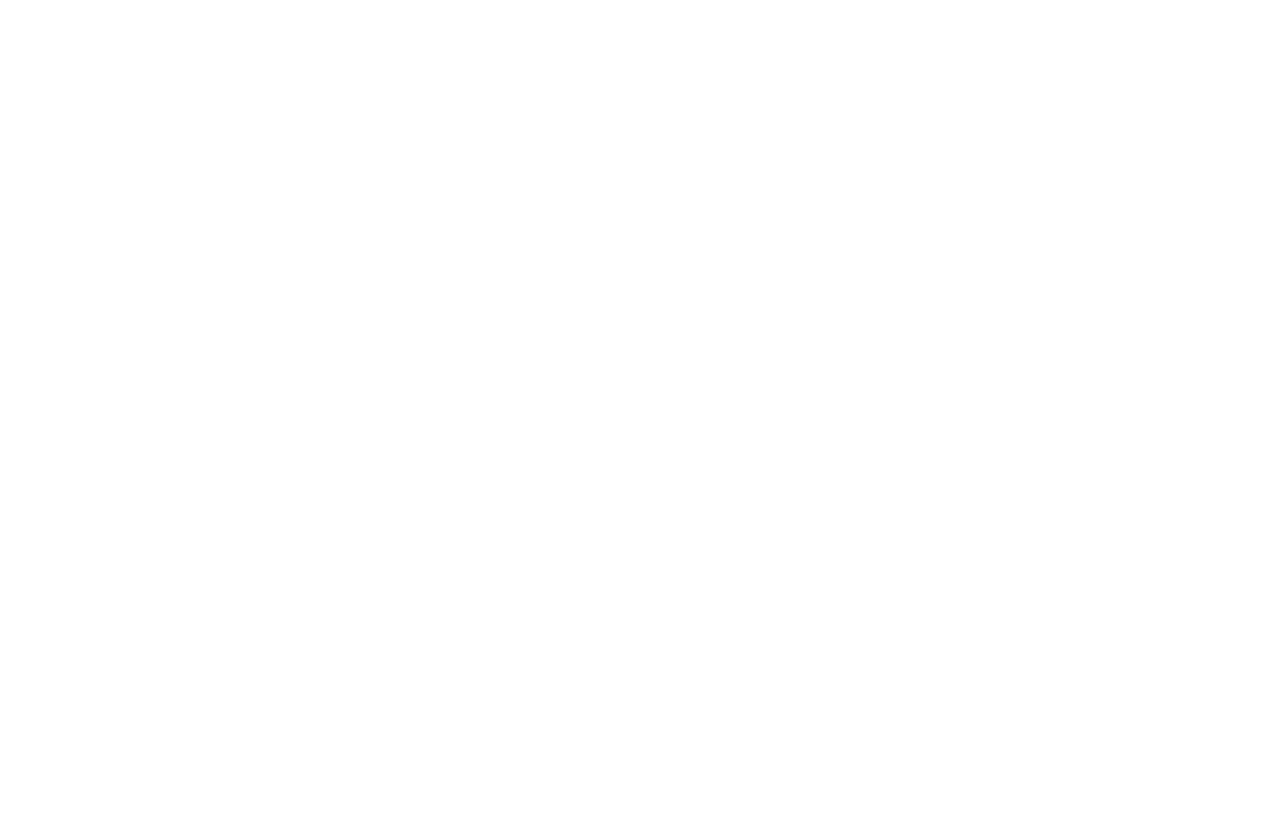
<file: series.html>
<!DOCTYPE html>
<html lang="zh-tw">

    <head>
        <meta charset="UTF-8">
        <meta name="viewport" content="width=device-width, initial-scale=1.0">
        <title>產品系列</title>
        <link rel="stylesheet" href="./series.css">
    </head>

    <body>
        <!-- 導航區 -->
        <header>
            <nav class="nav">
                <a href="./index.html" class="logo">
                    <picture>
                        <!-- RWD圖 -->
                        <source media="(min-width: 821px)" srcset="./img-imdex/sec-home/logo-new_工作區域 1@2x.png">
                        <!-- 預設圖 -->
                        <img src="./img-index/sec-home/logo-new_工作區域 1.png" alt="nav logo">
                    </picture>
                </a>
                <ul class="nav-links" id="nav-links">
                    <li class="link"><a href="./series.html" target="_blank">系列鏡框</a></li>
                    <li class="link"><a href="./location.html" target="_blank">門市據點</a></li>
                    <li class="link"><a href="./blog.html" target="_blank">部落格</a></li>
                    <li class="link"><a href="./faq.html" target="_blank">常見問題</a></li>
                </ul>
            </nav>
        </header>
        <!-- 導航區 END -->
        <main>
            <section class="sub-nav">
                <div class="container">
                    <ul class="nav-text">
                        <li><a href="./series-02.html" target="_blank">OPTICAL</a></li>
                        <li><a href="./series-02.html" target="_blank">SUNGLASSES</a></li>
                        <li><a href="./series-02.html" target="_blank">FUNCTIONAL</a></li>
                    </ul>
                </div>
                <div class="product-header">
                    <!-- header-img-01 -->
                    <div class="img-container">
                        <picture>
                            <source media="(max-width: 820px)" srcset="./img-series/series-prod-header-sm-1.png">
                            <img src="./img-series/series-prod-header-1.png" alt="header img 01">
                        </picture>
                    </div>
                    <!-- header-img-02 -->
                    <div class="img-container">
                        <picture>
                            <source media="(max-width: 820px)" srcset="./img-series/series-prod-header-sm-2.png">
                            <img src="./img-series/series-prod-header-2.png" alt="header img 02">
                        </picture>
                    </div>
                </div>
            </section>

            <section class="products">
                <div class="container">
                    <div class="title">
                        <h1>Celluloid Combi</h1>
                        <p>賽璐珞鈦金屬混合鏡框</p>
                    </div>
                    <div class="list grid-container">
                        <!-- 1 -->
                        <div class="items">
                            <!-- 圖 -->
                            <div class="img-container">
                                <img src="./img-series/series-prod-1.png" alt="item 01">
                            </div>
                            <!-- 文 -->
                            <div class="text">
                                <div class="item">BJ41600S</div>
                                <div class="price">NTD3,490</div>
                            </div>
                            <!-- 色塊 -->
                            <div class="color">
                                <div class="color-1"></div>
                                <div class="color-2"></div>
                            </div>
                        </div>
                        <!-- 2 -->
                        <div class="items">
                            <!-- 圖 -->
                            <div class="img-container">
                                <img src="./img-series/series-prod-2.png" alt="item 02">
                            </div>
                            <!-- 文 -->
                            <div class="text">
                                <div class="item">BJ41600S</div>
                                <div class="price">NTD3,490</div>
                            </div>
                            <!-- 色塊 -->
                            <div class="color">
                                <div class="color-1"></div>
                                <div class="color-2"></div>
                            </div>
                        </div>
                        <!-- 3 -->
                        <div class="items">
                            <!-- 圖 -->
                            <div class="img-container">
                                <img src="./img-series/series-prod-3.png" alt="item 03">
                            </div>
                            <!-- 文 -->
                            <div class="text">
                                <div class="item">BJ41600S</div>
                                <div class="price">NTD3,490</div>
                            </div>
                            <!-- 色塊 -->
                            <div class="color">
                                <div class="color-1"></div>
                                <div class="color-2"></div>
                            </div>
                        </div>
                        <!-- 4 -->
                        <div class="items">
                            <!-- 圖 -->
                            <div class="img-container">
                                <img src="./img-series/series-prod-4.png" alt="item 03">
                            </div>
                            <!-- 文 -->
                            <div class="text">
                                <div class="item">BJ41600S</div>
                                <div class="price">NTD3,490</div>
                            </div>
                            <!-- 色塊 -->
                            <div class="color">
                                <div class="color-1"></div>
                                <div class="color-2"></div>
                            </div>
                        </div>
                        <!-- 5 -->
                        <div class="items">
                            <!-- 圖 -->
                            <div class="img-container">
                                <img src="./img-series/series-prod-5.png" alt="item 03">
                            </div>
                            <!-- 文 -->
                            <div class="text">
                                <div class="item">BJ41600S</div>
                                <div class="price">NTD3,490</div>
                            </div>
                            <!-- 色塊 -->
                            <div class="color">
                                <div class="color-1"></div>
                                <div class="color-2"></div>
                            </div>
                        </div>
                        <!-- 6 -->
                        <div class="items">
                            <!-- 圖 -->
                            <div class="img-container">
                                <img src="./img-series/series-prod-6.png" alt="item 03">
                            </div>
                            <!-- 文 -->
                            <div class="text">
                                <div class="item">BJ41600S</div>
                                <div class="price">NTD3,490</div>
                            </div>
                            <!-- 色塊 -->
                            <div class="color">
                                <div class="color-1"></div>
                                <div class="color-2"></div>
                            </div>
                        </div>
                        <!-- 7 -->
                        <div class="items">
                            <!-- 圖 -->
                            <div class="img-container">
                                <img src="./img-series/series-prod-7.png" alt="item 03">
                            </div>
                            <!-- 文 -->
                            <div class="text">
                                <div class="item">BJ41600S</div>
                                <div class="price">NTD3,490</div>
                            </div>
                            <!-- 色塊 -->
                            <div class="color">
                                <div class="color-1"></div>
                                <div class="color-2"></div>
                            </div>
                        </div>
                        <!-- 8 -->
                        <div class="items">
                            <!-- 圖 -->
                            <div class="img-container">
                                <img src="./img-series/series-prod-8.png" alt="item 03">
                            </div>
                            <!-- 文 -->
                            <div class="text">
                                <div class="item">BJ41600S</div>
                                <div class="price">NTD3,490</div>
                            </div>
                            <!-- 色塊 -->
                            <div class="color">
                                <div class="color-1"></div>
                                <div class="color-2"></div>
                            </div>
                        </div>
                        <!-- 9 -->
                        <div class="items">
                            <!-- 圖 -->
                            <div class="img-container">
                                <img src="./img-series/series-prod-9.png" alt="item 03">
                            </div>
                            <!-- 文 -->
                            <div class="text">
                                <div class="item">BJ41600S</div>
                                <div class="price">NTD3,490</div>
                            </div>
                            <!-- 色塊 -->
                            <div class="color">
                                <div class="color-1"></div>
                                <div class="color-2"></div>
                            </div>
                        </div>
                        <!--10 -->
                        <div class="items">
                            <!-- 圖 -->
                            <div class="img-container">
                                <img src="./img-series/series-prod-10.png" alt="item 03">
                            </div>
                            <!-- 文 -->
                            <div class="text">
                                <div class="item">BJ41600S</div>
                                <div class="price">NTD3,490</div>
                            </div>
                            <!-- 色塊 -->
                            <div class="color">
                                <div class="color-1"></div>
                                <div class="color-2"></div>
                            </div>
                        </div>
                        <!--11 -->
                        <div class="items">
                            <!-- 圖 -->
                            <div class="img-container">
                                <img src="./img-series/series-prod-11.png" alt="item 03">
                            </div>
                            <!-- 文 -->
                            <div class="text">
                                <div class="item">BJ41600S</div>
                                <div class="price">NTD3,490</div>
                            </div>
                            <!-- 色塊 -->
                            <div class="color">
                                <div class="color-1"></div>
                                <div class="color-2"></div>
                            </div>
                        </div>
                        <!--12 -->
                        <div class="items">
                            <!-- 圖 -->
                            <div class="img-container">
                                <img src="./img-series/series-prod-12.png" alt="item 03">
                            </div>
                            <!-- 文 -->
                            <div class="text">
                                <div class="item">BJ41600S</div>
                                <div class="price">NTD3,490</div>
                            </div>
                            <!-- 色塊 -->
                            <div class="color">
                                <div class="color-1"></div>
                                <div class="color-2"></div>
                            </div>
                        </div>
                    </div>

                    <div class="pagination">
                        <div class="prev">上一頁</div>
                        <div class="page">1</div>
                        <div class="page">2</div>
                        <div class="page">3</div>
                        <div class="page">4</div>
                        <div class="next">下一頁</div>
                    </div>
                </div>
            </section>
        </main>
        <footer>
            <section class="footer">
                <div class="content">
                    <div class="footer-links">
                        <ul class="left">
                            <li><a href="./index.html" target="_blank">首頁</a></li>
                            <li><a href="./series.html" target="_blank">系列鏡框</a></li>
                            <li><a href="./location.html" target="_blank">門市據點</a></li>
                            <li><a href="./blog.html" target="_blank">部落格</a></li>
                            <li><a href="./faq.html" target="_blank">常見問題</a></li>
                        </ul>
                        <div class="right">
                            <div class="fb"><a href="#" target="_blank"><img
                                        src="./img-index/sec-footer/sec-footer-ic-social-fb.png" alt="icon fb"></a></div>
                            <div class="ig"><a href="#" target="_blank"><img
                                        src="./img-index/sec-footer/sec-footer-ic_social_ig.png" alt="icon instagram"></a>
                            </div>
                            <div class="line"><a href="#" target="_blank"><img
                                        src="./img-index/sec-footer/sec-footer-ic_social_line.png" alt="icon line"></a>
                            </div>
                        </div>
                    </div>
        
                    <div class="footer-contact">
                        <div class="phone">
                            <div class="img-container">
                                <img src="./img-index/sec-footer/sec-footer-phone.png" alt="icon phone">
                            </div>
                            <!-- <p>0800-000-000</p> -->
                            <a href="tel:+886800-000-000">0800-000-000</a>
                        </div>
        
                        <div class="mail">
                            <div class="img-container">
                                <img src="./img-index/sec-footer/sec-footer-message.png" alt="icon message">
                            </div>
                            <!-- <p>glasses@business.com</p> -->
                            <a href="mailto:glasses@business.com">glasses@business.com</a>
                        </div>
                    </div>
        
        
                    <div class="divide"></div>
        
                    <div class="footer-copyright">
                        <p>Copyright © 2020 Glasses.All rights reserved.</p>
                        <ul>
                            <li><a href="#">隱私權政策</a></li>
                            <li><a href="#">服務條款</a></li>
                        </ul>
                    </div>
                </div>
            </section>
        </footer>
    </body>

</html>
</file>
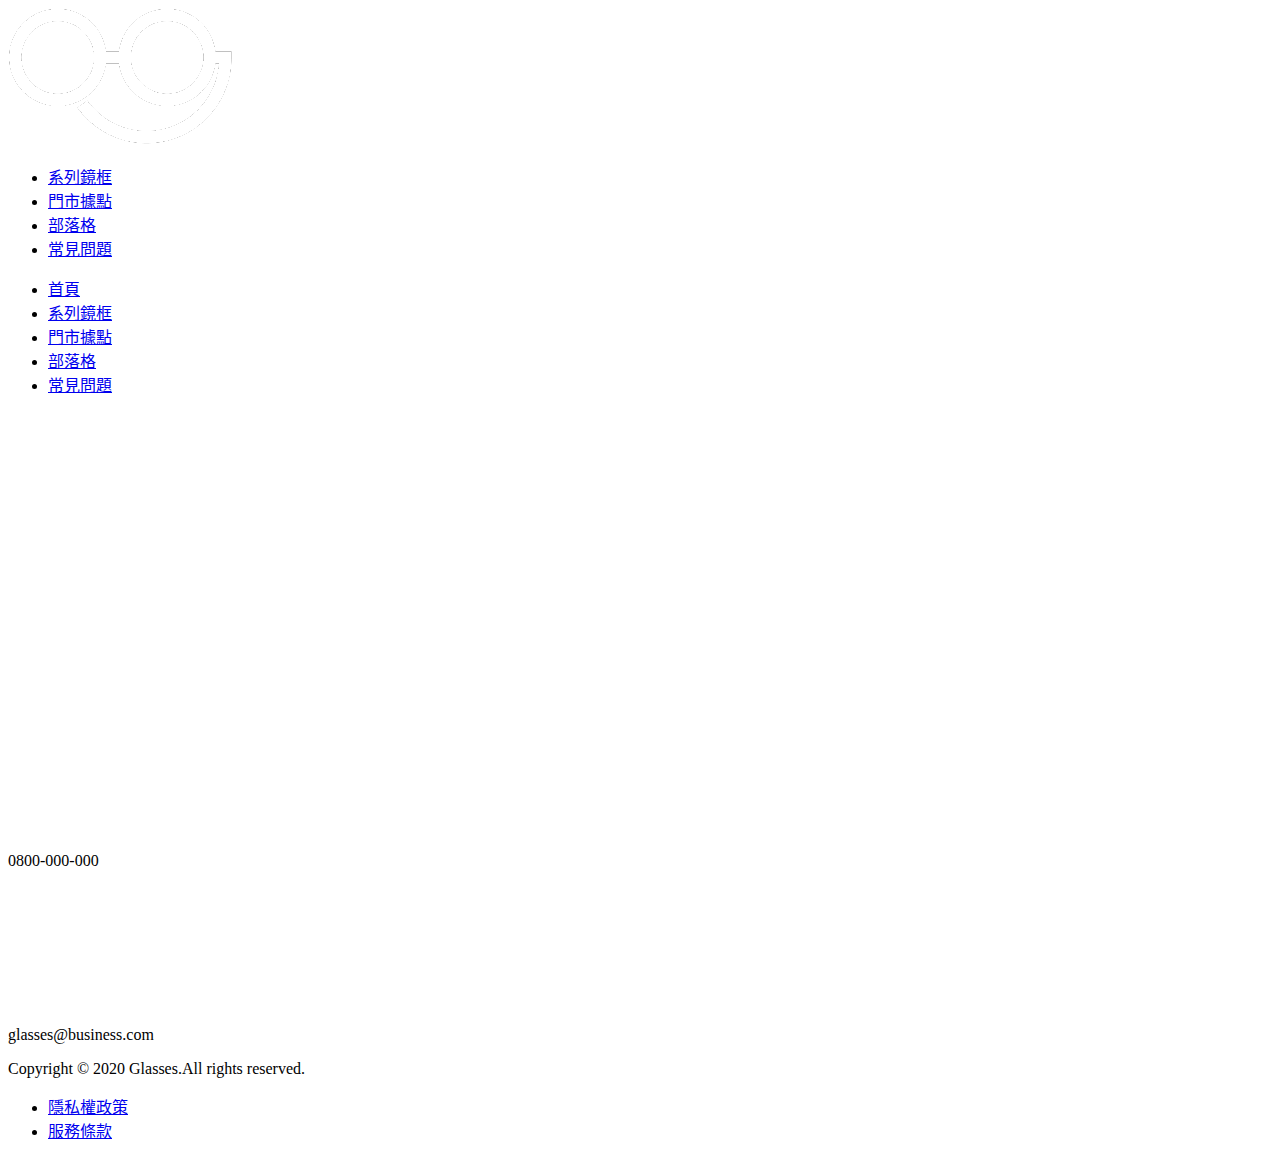
<file: index/series.html>
<!DOCTYPE html>
<html lang="zh-tw">
<head>
    <meta charset="UTF-8">
    <meta name="viewport" content="width=device-width, initial-scale=1.0">
    <title>Series</title>
</head>
<body>
    <!-- 導航區 -->
    <header>
        <nav class="nav">
            <a href="#" class="logo">
                <picture>
                    <!-- RWD圖 -->
                    <source media="(min-width: 768px)" srcset="./img-imdex/sec-home/logo-new_工作區域 1@2x.png">
                    <!-- 預設圖 -->
                    <img src="./img-index/sec-home/logo-new_工作區域 1.png" alt="nav logo">
                </picture>
            </a>
            <ul class="nav-links" id="nav-links">
                <li class="link"><a href="#">系列鏡框</a></li>
                <li class="link"><a href="#">門市據點</a></li>
                <li class="link"><a href="#">部落格</a></li>
                <li class="link"><a href="#">常見問題</a></li>
            </ul>
        </nav>
    </header>
    <!-- 導航區 END -->
     <main>

     </main>
    <footer>
        <section class="footer">
            <div class="content">
                <div class="footer-links">
                    <ul class="left">
                        <li><a href="#">首頁</a></li>
                        <li><a href="#">系列鏡框</a></li>
                        <li><a href="#">門市據點</a></li>
                        <li><a href="#">部落格</a></li>
                        <li><a href="#">常見問題</a></li>
                    </ul>
                    <div class="right">
                        <div class="fb"><a href="#" target="_blank"><img
                                    src="./img-index/sec-footer/sec-footer-ic-social-fb.png" alt="icon fb"></a></div>
                        <div class="ig"><a href="#" target="_blank"><img
                                    src="./img-index/sec-footer/sec-footer-ic_social_ig.png" alt="icon instagram"></a>
                        </div>
                        <div class="line"><a href="#" target="_blank"><img
                                    src="./img-index/sec-footer/sec-footer-ic_social_line.png" alt="icon line"></a>
                        </div>
                    </div>
                </div>
    
                <div class="footer-contact">
                    <div class="phone">
                        <div class="img-container">
                            <img src="./img-index/sec-footer/sec-footer-phone.png" alt="icon phone">
                        </div>
                        <p>0800-000-000</p>
                    </div>
    
                    <div class="mail">
                        <div class="img-container">
                            <img src="./img-index/sec-footer/sec-footer-message.png" alt="icon message">
                        </div>
                        <p>glasses@business.com</p>
                    </div>
                </div>
    
    
                <div class="divide"></div>
    
                <div class="footer-copyright">
                    <p>Copyright © 2020 Glasses.All rights reserved.</p>
                    <ul>
                        <li><a href="#">隱私權政策</a></li>
                        <li><a href="#">服務條款</a></li>
                    </ul>
                </div>
            </div>
        </section>
    </footer>
</body>
</html>
</file>
<file: index.css>
/* 匯入英文、中文字體 */
@import url("https://fonts.google.com/specimen/Roboto?query=roboto");

@import url("https://fonts.google.com/noto/specimen/Noto+Sans+TC");

/* declare layers in order of priority */
/* priority goes higher toward right */
@layer reset, base, navigation, components;

@layer reset {
  * {
    margin: 0;
    padding: 0;
    box-sizing: border-box;
  }

  html,
  body {
    width: 100%;
    height: 100%;
    font-size: 16px;
    font-family: "Roboto", "Noto Sans TC", sans-serif;
    overflow-x: hidden;
  }
}

@layer base {
  header {
    width: 100%;
    height: auto;
    background: #aa0601 0% 0% no-repeat padding-box;
    opacity: 1;
  }

  main {
    --primary-color: #650300;
    --button-bg: #aa0601;
  }
}

@layer navigation {
  .nav {
    display: flex;
    justify-content: space-between;

    /* 版心: 1296 + 36 + 36  */
    max-width: 1368px;
    padding-inline: 36px;
    margin: 0 auto;
    /* 版心 END */
    width: 100%;
    height: 80px;
    line-height: 80px;
    /* overflow-x: hidden; */

    @media (max-width: 651px) {
      display: flex;
      flex-direction: column;
      height: auto;
      line-height: auto;
      /* max-width: 1336px; */

      padding-inline: 0;
      min-width: 375px;
    }

    & .logo {
      width: auto;
      display: block;

      @media (max-width: 651px) {
        width: 80px;
        padding-left: 16px;
      }

      & img {
        padding-block: 16px;
        width: 100%;
        height: 100%;
        object-fit: cover;
        display: block;

        @media (max-width: 651px) {
          width: 80px;
        }
      }
    }
    & a:hover {
      transition: all 0.3s ease;
      transform: scale(1.5);
      cursor: pointer;
    }

    & .nav-links {
      display: flex;
      justify-content: center;
      align-items: center;
      color: #fff;

      @media (max-width: 651px) {
        flex-wrap: wrap;
      }

      & li {
        font-size: 20px;
        line-height: 30px;
        padding-left: 50px;
        list-style: none;
        color: #fff;
        /* 防止文字換行，保持單一行 */
        white-space: nowrap;

        @media (max-width: 651px) {
          font-size: 16px;
          line-height: 24px;
          border: 1px solid #fff;
          width: 50%;
          padding-left: 0;
          padding-block: 12px;
        }

        & a {
          display: flex;
          align-items: center;
          justify-content: center;
          text-decoration: none;
          color: inherit;
        }
        & a:hover {
          transition: all 0.3s ease;
          transform: scale(1.5);
          cursor: pointer;
        }
      }
    }
  }
}

@layer components {
  /* 動畫定義 */
  @keyframes fallIn {
    0% {
      transform: translateY(-100vh); /* 從 viewport 上方開始 */
    }
    100% {
      transform: translateY(0); /* 停在 viewport 頂部對齊位置 */
    }
  }

  .hero {
    /* width: 100%; */
    width: 100%;
    height: 787px;
    overflow-x: hidden;
    /* 確保正常佈局 */
    display: block;

    background-image: url("./img-index/sec-home/sec-home-header.png");
    background-position: top left;
    background-repeat: no-repeat;
    background-size: cover;

    /* 動畫名稱 */
    animation-name: fallIn;
    /* 總動畫時間 */
    animation-duration: 1s;
    /* 下落階段加速 */
    animation-timing-function: ease-in-out;
    /* forwards 動畫靜止在最後一貞 */
    animation-fill-mode: forwards;

    @media (max-width: 821px) {
      background-image: url("./img-index/sec-home/sec-home-header-sm.png");
    }

    @media (max-width: 651px) {
      /* height: auto; */
    }

    & .content {
      /* 1296 + 36 + 36 */
      max-width: 1368px;
      padding-inline: 36px;
      width: 100%;
      height: 100%;
      margin: 0 auto;
      /* 保持版心置中 */
      display: flex;
      flex-direction: column;
      justify-content: center;
      align-items: flex-end;
      flex-wrap: nowrap;

      & h1,
      & p,
      & button {
        color: var(--primary-color);
        white-space: nowrap;
        overflow: hidden;
        text-overflow: ellipsis; /* 可選：顯示 "..." 表示文字被截斷 */
      }

      & button:hover {
        cursor: pointer;
        transition: all 0.5s ease-in-out;
        transform: scale(1.3);
      }

      h1 {
        height: 54px;
        font-size: 36px;
        line-height: 54px;
        @media (max-width: 651px) {
          font-size: 16px;
          line-height: 24px;
        }
      }

      p {
        height: 96px;
        font-size: 64px;
        line-height: 96px;
        font-weight: bold;
        margin-block-end: 10px;
        @media (max-width: 651px) {
          font-size: 24px;
          line-height: 36px;
        }
      }

      button {
        width: auto;
        height: 42px;
        font-size: 20px;
        margin-bottom: 10px;
        padding-inline: 12px;
        padding-block: 6px;
        background-color: var(--button-bg);
        color: #fff;
      }
    }
  }

  @keyframes appear {
    0% {
      opacity: 0;
      scale: 0.5;
    }

    100% {
      opacity: 1;
      scale: 1;
    }
  }

  .features {
    width: 100vw;
    margin: 0 auto; /* 置中內部內容 */
    padding-top: 80px;
    background-color: #fbf2f2;
    padding-bottom: 104px;

    animation: appear ease-in-out forwards;
    animation-timeline: view();
    animation-range: entry 0 cover 25%;

    & h2 {
      width: auto;
      font-size: 48px;
      line-height: 72px;
      text-align: center;
      color: var(--primary-color);
      margin-bottom: 36.5px;

      @media (max-width: 651px) {
        font-size: 24px;
        line-height: 36px;
      }
    }

    & .content {
      /* 背景色填滿父容器寬度，並維持住版心內縮 */
      /* width: calc(100vw - 624px); */
      /* 1296 + 36 + 36 */
      max-width: 1368px;
      padding-inline: 36px;
      width: 100%;
      margin: 0 auto;
      display: flex;

      /* 平板尺寸下排列成上二、下二 */
      @media (max-width: 821px) {
        flex-wrap: wrap;
        padding-inline: 36px;
      }

      & .feature {
        width: 100%;
        padding-inline: 12px;
        display: flex; /* 使用 flex 佈局 */
        flex-direction: column; /* 垂直排列子元素 */
        align-items: center; /* 水平置中 img 和其他內容 */

        /* 平板尺寸: 每個 .feature 元素占用父元素 50% 寬度 */
        /* 剛好一列可以排下 2 個 .feature 元素 */
        @media (max-width: 821px) {
          width: 50%;
        }
        /* 手機尺寸: 每個 .feature 元素占用父元素 50% 寬度 */
        /* 剛好一列可以排下 1 個 .feature 元素 */
        @media (max-width: 651px) {
          width: 100%;
        }

        & img {
          display: block; /* 改為 block，避免 inline-block 的空白間距 */

          width: 84px;
          height: 84px;
          object-fit: contain;
          margin-bottom: 24px; /* 與 h3 的間距設為 24px */
        }

        & h3 {
          width: 100%;
          height: 36px;
          line-height: 36px;
          font-size: 24px;
          color: var(--primary-color);
          text-align: center;
          font-weight: bold;
        }

        & p {
          width: 100%;
          font-size: 16px;
          line-height: 24px;
          color: var(--primary-color);
          /* 確保長單詞換行，避免溢出 */
          overflow-wrap: break-word;
          /* 若文字超出，顯示省略號 */
          text-overflow: ellipsis;
        }
      }

      & :nth-child(2n-1) {
        @media (max-width: 821px) {
          padding-right: 12px;
        }
      }
    }
  }

  @keyframes enterFromLeft {
    0% {
      opacity: 0;
      transform: translateX(-100%);
    }

    100% {
      opacity: 1;
      transform: translateX(0);
    }
  }

  .classical {
    width: 100vw;

    --bg-color: #fff;

    /* 因為 background-color 著色範圍是 content + padding + border; 並不含 margin*/
    /* 如果使用 margin-block-start，不合設計的排版 + 著色需求 */
    /* 改使用 padding-block-start，才會符合設計稿要求的排版 + 著色需求範圍*/
    padding-block: 80px;
    background-color: var(--bg-color);

    animation: enterFromLeft ease forwards;
    animation-timeline: view();
    animation-range: entry 0% cover 25%;

    & h2 {
      width: auto;
      font-size: 48px;
      line-height: 72px;
      text-align: center;
      color: var(--primary-color);
      margin-bottom: 48px;
      @media (max-width: 651px) {
        font-size: 24px;
        line-height: 36px;
      }
    }

    & .content {
      /* 1296 + 36 + 36 */
      max-width: 1368px;
      padding-inline: 36px;
      width: 100%;
      margin: 0 auto; /* 置中內部內容 */
      display: flex;
      justify-content: space-between;

      @media (max-width: 821px) {
        flex-wrap: wrap;
      }

      & .card {
        width: 100%;
        position: relative;
        @media (max-width: 821px) {
          width: 100%;
          margin: 0 auto;
        }

        & img {
          display: block;
          width: 416px;
          height: 416px;
          object-fit: contain;

          @media (max-width: 821px) {
            width: 100%;
            margin: 0 auto;
          }
        }

        & p {
          color: var(--button-bg);
          text-align: center;
          width: 100%;
          font-size: 48px;
          font-weight: bold;
          font-style: italic;
          line-height: 72px;
          padding-top: 8px;
        }
      }
    }
  }

  @keyframes enterFromRight {
    0% {
      opacity: 0;
      transform: translateX(100%);
    }

    100% {
      opacity: 1;
      transform: translateX(0);
    }
  }

  .co-branded {
    width: 100%;
    padding-block-start: 80px;
    background-image: url("./img-index/sec-coBranded/sec-coBranded-index-bg.png");

    animation: enterFromRight ease-in-out forwards;
    animation-timeline: view();
    animation-range: entry 0% cover 25%;

    & h2 {
      width: 100%;
      font-size: 48px;
      text-align: center;
      line-height: 72px;
      color: #fff;
      margin-bottom: 48px;
    }

    & .content {
      /* 1296 + 36 + 36 */
      max-width: 1368px;
      padding-inline: 36px;
      width: 100%;
      height: auto;
      margin: 0 auto; /* 置中內部內容 */
      display: flex;
      justify-content: center;

      @media (max-width: 821px) {
        flex-wrap: wrap;
        max-width: 1336px;
        padding-inline: 16px;
      }

      & .card {
        @media (max-width: 821px) {
          width: 100%;
          padding-bottom: 24px;
        }

        & picture {
          width: 648px;
          display: block;
          margin: 0 auto;

          @media (max-width: 651px) {
            width: auto;
          }

          /* & picture {
            display: block;
          } */

          & img {
            display: block;
            width: 100%;
            height: 240px;
            object-fit: cover;

            @media (max-width: 651px) {
              /* width: 100%; */
              height: auto;
            }
          }
        }

        & h3 {
          background-color: #fff;
          padding-inline: 8px;
          font-size: 48px;
          line-height: 72px;
          text-align: center;
          color: var(--button-bg);
          font-style: italic;

          @media (max-width: 821px) {
            width: 648px;
            margin: 0 auto;
          }
          @media (max-width: 651px) {
            width: auto;
            padding-top: 0;
            margin-top: 0;
          }
        }
      }

      & article:nth-last-of-type(1) {
        margin-block-end: 80px;
      }
    }
  }

  @keyframes enterFromBottom {
    0% {
      opacity: 0;
      transform: translateY(100%);
    }

    100% {
      opacity: 1;
      transform: translateY(0);
    }
  }

  .testimonial {
    width: 100vw;
    padding-block: 80px;
    --date-color: #707070;

    animation: enterFromBottom ease-in-out forwards;
    animation-timeline: view();
    animation-range: entry 0% cover 25%;

    & h2 {
      width: auto;
      font-size: 48px;
      line-height: 72px;
      text-align: center;
      color: var(--primary-color);
      margin-bottom: 48px;

      @media (max-width: 651px) {
        font-size: 24px;
        line-height: 36px;
      }
    }

    & .content {
      width: 100%;
      /* 1296 + 36 + 36 */
      max-width: 1368px;
      padding-inline: 36px;
      margin: 0 auto; /* 置中內部內容 */
      display: flex;
      justify-content: center;
      gap: 24px;

      @media (max-width: 821px) {
        flex-wrap: wrap;
      }

      & .item {
        display: flex;
        flex-direction: column;

        /* 平板尺寸: 每個 .feature 元素占用父元素 50% 寬度 */
        /* 剛好一列可以排下 2 個 .feature 元素 */
        @media (max-width: 821px) {
          width: 50%;
        }
        @media (max-width: 651px) {
          width: 100%;
        }

        & img {
          display: flex;

          width: 100%;
          height: 100%;
          object-fit: cover;
        }

        & .sub-item {
          width: 100%;
          height: 205px;
          display: flex;
          flex-direction: column;
          justify-content: space-between;
          /* 確保長單詞換行，避免溢出 */
          overflow-wrap: break-word;
          /* 若文字超出，顯示省略號 */
          text-overflow: ellipsis;
          box-shadow: 0 0 5px 3px rgba(0, 0, 0, 0.2);

          & h3 {
            width: auto;
            text-align: left;
            font-size: 16px;
            line-height: 24px;
            margin-block-end: 8px;
            margin-inline-start: 16px;
            padding-block-start: 24px;
          }

          & p {
            width: auto;
            font-size: 16px;
            line-height: 24px;
            /* 確保長單詞換行，避免溢出 */
            overflow-wrap: break-word;
            /* 若文字超出，顯示省略號 */
            text-overflow: ellipsis;
            margin-inline: 16px;
          }

          & p.date {
            width: auto;

            margin-bottom: 16px;
          }
        }
      }
    }
  }

  .contact {
    width: 100vw;
    --bg-color: #fbf2f2;
    background-color: var(--bg-color);
    padding-block: 80px;

    @media (max-width: 651px) {
      padding-inline: 36px;
    }

    & .content {
      /* max-width: 696px; */
      max-width: 1368px;
      padding-inline: 36px;
      width: auto;
      margin: 0 auto;

      & h2 {
        width: auto;
        font-size: 48px;
        line-height: 72px;
        text-align: center;
        color: var(--primary-color);
        margin-block-end: 48px;

        @media (min-width: 650px) {
          font-size: 24px;
          line-height: 36px;
        }
      }

      & p {
        width: auto;
        font-size: 20px;
        line-height: 30px;
        /* 確保長單詞換行，避免溢出 */
        overflow-wrap: break-word;
        /* 若文字超出，顯示省略號 */
        text-overflow: ellipsis;
        /* margin-inline: 16px; */
        text-transform: uppercase;
        padding-block-end: 24px;
      }

      & form {
        width: 100%;

        & label,
        & input {
          font-size: 16px;
          line-height: 24px;
          padding-block-end: 2px;
        }

        & input {
          width: 100%;
          margin-block-end: 8px;
        }

        & textarea {
          width: 100%;
        }

        & .agreement {
          display: flex;
          justify-content: flex-start;
          align-items: center;

          /* #TODO 核取方塊上移 */
          & input[type="checkbox"] {
            /* 可以先同時對全部 input 統一設定 */
            /* 接著再對 type 等於特定類型的 input 單獨設定 */
            /* initial 等於回到預設值的意思，相當 reset */
            width: initial;
            margin-right: 8px;
            margin-top: 5px;

            @media (max-width: 651px) {
              vertical-align: baseline;
            }
          }
        }

        & button {
          display: block;
          margin: 0 auto;
          margin-block-start: 40px;

          max-width: 416px;
          width: 100%;
          height: 56px;
          background-color: var(--button-bg);
          color: #fff;
          font-size: 16px;
          line-height: 24px;
          border: none;
        }

        & button:hover {
          cursor: pointer;
          transition: all 0.5s ease-in-out;
          transform: scale(1.1);
        }
      }
    }
  }

  .footer {
    width: 100vw;
    margin: 0 auto; /* 置中內部內容 */
    --button-bg: #aa0601;
    background-color: var(--button-bg);
    color: #fff;

    & .content {
      width: 100%;
      /* 1296 + 36 + 36 */
      max-width: 1368px;
      padding-inline: 36px;
      margin: 0 auto; /* 置中內部內容 */

      & .footer-links {
        width: 100%;

        display: flex;
        justify-content: space-between;
        padding-top: 48px;
        @media (max-width: 651px) {
          position: relative;
          padding-top: 24px;
        }

        & .left {
          width: auto;
          display: flex;
          justify-content: space-between;
          align-items: center;
          padding-right: 48px;
          @media (max-width: 651px) {
            display: none;
          }

          & li {
            list-style: none;
            font-size: 16px;
            line-height: 24px;
            padding-right: 30px;

            @media (max-width: 821px) {
              padding-right: 10%;
            }
            word-break: keep-all;

            & a {
              display: flex;
              justify-content: center;
              align-items: center;
              text-decoration: none;
              color: #fff;
            }
            & a:hover {
              transition: all 0.3s ease;
              transform: scale(1.5);
              cursor: pointer;
            }
          }
        }

        & .right {
          width: auto;
          display: flex;
          justify-content: space-between;
          align-items: center;
          /* margin-top: 48px; */
          gap: 32px;

          @media (max-width: 821px) {
            gap: 16px;
          }

          @media (max-width: 651px) {
            gap: 8px;
            position: absolute;
            right: 0;
          }

          & .fb,
          .ig,
          .line {
            width: 48px;
            height: 48px;
            overflow: hidden; /* 裁切任何溢出內容 */
            display: block; /* 確保容器行為正常 */

            @media (max-width: 821px) {
              width: 40px;
              height: 40px;
            }
            @media (max-width: 651px) {
              width: 24px;
              height: 24px;
            }

            & a {
              display: flex;
              justify-content: center;
              align-items: center;
              text-decoration: none;
              color: #fff;
              & img {
                width: 100%; /* 填滿容器寬度 */
                height: 100%; /* 填滿容器高度 */
                /* 移除底部間隙 */
                object-fit: cover;
                display: block;
              }
            }
          }
        }
        & a {
          display: flex;
          justify-content: center;
          align-items: center;
          text-decoration: none;
          color: #fff;
        }
        & a:hover {
          transition: all 0.3s ease;
          transform: scale(1.5);
          cursor: pointer;
        }
      }

      & .footer-contact {
        & .phone,
        .mail {
          display: flex;
          justify-content: flex-start;
          align-items: center;
          margin-bottom: 8px;
        }

        & .img-container {
          width: 36px;
          height: 36px;
          overflow: hidden; /* 裁切任何溢出內容 */
          display: block; /* 確保容器行為正常 */
          margin-right: 16px;

          @media (max-width: 651px) {
            width: 18px;
            height: 18px;
          }

          & img {
            text-align: center;
            align-items: center;
            width: 100%; /* 填滿容器寬度 */
            height: 100%; /* 填滿容器高度 */
            /* 移除底部間隙 */
            object-fit: contain;
            display: block;
            margin-right: 20px;
          }

          a {
            display: flex;
            justify-content: center;
            align-items: center;
            text-decoration: none;
            color: #fff;
          }
        }
        & a {
          display: flex;
          justify-content: center;
          align-items: center;
          text-decoration: none;
          color: #fff;
        }
        & a:hover {
          transition: all 0.3s ease;
          transform: scale(1.2);
          cursor: pointer;
        }

        & p {
          font-size: 36px;
          line-height: 54px;
          @media (max-width: 651px) {
            font-size: 16px;
            line-height: 24px;
          }
        }
      }

      & .divide {
        width: 100%;
        height: 1px;
        background-color: #fff;
        margin: 32px 0;
      }

      & .footer-copyright {
        display: flex;
        justify-content: space-between;
        padding-bottom: 32px;

        @media (max-width: 651px) {
          flex-direction: column;
        }

        & p {
          font-size: 16px;
          line-height: 24px;
          @media (max-width: 651px) {
            margin-bottom: 8px;
          }
        }

        & ul {
          display: flex;
          gap: 48px;

          @media (max-width: 651px) {
            flex-direction: column;
            align-items: start;
            gap: 8px;
          }

          & li {
            font-size: 14px;
            line-height: 21px;
            list-style: none;

            @media (max-width: 651px) {
              padding-left: 0;
              margin-block: 8px;
              font-size: 16px;
              line-height: 24px;
            }

            & a {
              display: flex;
              justify-content: center;
              align-items: center;
              text-decoration: none;
              color: #fff;
            }
            & a:hover {
              transition: all 0.3s ease;
              transform: scale(1.5);
              cursor: pointer;
            }
          }
        }
      }
    }
  }
}
</file>
<file: index/styles-index.css>
/* 匯入英文、中文字體 */
@import url("https://fonts.google.com/specimen/Roboto?query=roboto");

@import url("https://fonts.google.com/noto/specimen/Noto+Sans+TC");

/* declare layers in order of priority */
/* priority goes higher toward right */
@layer reset, base, navigation, components;

@layer reset {
  * {
    /* outline: auto; */
    margin: 0;
    padding: 0;
    box-sizing: border-box;
  }

  html,
  body {
    width: 100%;
    height: 100%;
    font-size: 16px;
    font-family: "Roboto", "Noto Sans TC", sans-serif;
    overflow-x: hidden;
  }
}

@layer base {
  header {
    width: 100%;
    height: auto;
    background: #aa0601 0% 0% no-repeat padding-box;
    opacity: 1;
  }

  main {
    --primary-color: #650300;
    --button-bg: #aa0601;
  }
}

@layer navigation {
  .nav {
    /* outline: auto; */
    display: flex;
    justify-content: space-between;

    /* 1296 + 36 + 36  */
    max-width: 1368px;
    padding-inline: 36px;
    width: 100%;
    height: 80px;
    line-height: 80px;
    margin: 0 auto;
    /* overflow-x: hidden; */

    @media (max-width: 650px) {
      display: flex;
      flex-direction: column;
      height: auto;
      line-height: auto;
      /* max-width: 1336px; */

      padding-inline: 0;
      min-width: 375px;
    }

    .logo {
      /* outline: auto; */
      width: auto;
      display: block;

      @media (max-width: 650px) {
        width: 80px;
        padding-left: 16px;
      }

      & img {
        /* outline: auto; */
        padding-block: 16px;
        width: 100%;
        height: 100%;
        object-fit: cover;
        display: block;

        @media (max-width: 650px) {
          width: 80px;
        }
      }
    }

    .nav-links {
      /* outline: auto; */
      display: flex;
      color: #fff;

      @media (max-width: 650px) {
        display: flex;
        flex-wrap: wrap;
      }

      li {
        /* outline: auto; */
        font-size: 20px;
        padding-left: 50px;
        list-style: none;
        color: #fff;
        /* 防止文字換行，保持單一行 */
        white-space: nowrap;

        @media (max-width: 650px) {
          border: 1px solid #fff;
          width: 50%;
          padding-left: 0;
        }

        a {
          /* outline: auto; */
          text-decoration: none;
          color: inherit;
          display: block;
          text-align: center;
        }
      }
    }
  }
}

@layer components {
  .hero {
    /* width: 100%; */
    width: 100%;
    height: 787px;
    overflow-x: hidden;
    /* 確保正常佈局 */
    display: block;

    background-image: url("./img-index/sec-home/sec-home-header.png");
    background-position: top left;
    background-repeat: no-repeat;
    background-size: cover;

    @media (max-width: 820px) {
      background-image: url("./img-index/sec-home/sec-home-header-sm.png");
    }

    @media (max-width: 650px) {
      /* height: auto; */
    }

    & .content {
      /* outline: auto; */
      /* 1296 + 36 + 36 */
      max-width: 1368px;
      padding-inline: 36px;
      width: 100%;
      height: 100%;
      margin: 0 auto;
      /* 保持版心置中 */
      display: flex;
      flex-direction: column;
      justify-content: center;
      align-items: flex-end;
      flex-wrap: nowrap;

      & h1,
      & p,
      & button {
        /* outline: auto; */
        color: var(--primary-color);
        white-space: nowrap;
        overflow: hidden;
        text-overflow: ellipsis; /* 可選：顯示 "..." 表示文字被截斷 */
      }

      & button:hover {
        cursor: pointer;
      }

      h1 {
        height: 54px;
        font-size: 36px;
        line-height: 54px;
        @media (max-width: 650px) {
          font-size: 16px;
          line-height: 24px;
        }
      }

      p {
        height: 96px;
        font-size: 64px;
        line-height: 96px;
        font-weight: bold;
        margin-block-end: 10px;
        @media (max-width: 650px) {
          font-size: 24px;
          line-height: 36px;
        }
      }

      button {
        /* width: auto; */
        height: 42px;
        font-size: 20px;
        margin-bottom: 10px;
        padding-inline: 12px;
        padding-block: 6px;
        background-color: var(--button-bg);
        color: #fff;
      }
    }
  }

  .features {
    /* outline: auto; */
    width: 100vw;
    margin: 0 auto; /* 置中內部內容 */
    padding-top: 80px;
    background-color: #fbf2f2;
    padding-bottom: 104px;

    & h2 {
      /* outline: auto; */
      width: auto;
      font-size: 48px;
      line-height: 72px;
      text-align: center;
      color: var(--primary-color);
      margin-bottom: 36.5px;

      @media (max-width: 650px) {
        font-size: 24px;
        line-height: 36px;
      }
    }

    & .content {
      /* outline: auto; */
      /* 背景色填滿父容器寬度，並維持住版心內縮 */
      /* width: calc(100vw - 624px); */
      /* 1296 + 36 + 36 */
      max-width: 1368px;
      padding-inline: 36px;
      width: 100%;
      margin: 0 auto;
      display: flex;

      /* 平板尺寸下排列成上二、下二 */
      @media (max-width: 820px) {
        flex-wrap: wrap;
        padding-inline: 36px;
      }

      & .feature {
        /* outline: auto; */
        width: 100%;
        padding-inline: 12px;
        display: flex; /* 使用 flex 佈局 */
        flex-direction: column; /* 垂直排列子元素 */
        align-items: center; /* 水平置中 img 和其他內容 */

        /* 平板尺寸: 每個 .feature 元素占用父元素 50% 寬度 */
        /* 剛好一列可以排下 2 個 .feature 元素 */
        @media (max-width: 820px) {
          width: 50%;
        }
        /* 手機尺寸: 每個 .feature 元素占用父元素 50% 寬度 */
        /* 剛好一列可以排下 1 個 .feature 元素 */
        @media (max-width: 650px) {
          width: 100%;
        }

        & img {
          display: block; /* 改為 block，避免 inline-block 的空白間距 */
          /* outline: auto; */
          width: 84px;
          height: 84px;
          object-fit: contain;
          margin-bottom: 24px; /* 與 h3 的間距設為 24px */
        }

        & h3 {
          width: 100%;
          height: 36px;
          line-height: 36px;
          font-size: 24px;
          color: var(--primary-color);
          text-align: center;
          font-weight: bold;
        }

        & p {
          width: 100%;
          font-size: 16px;
          line-height: 24px;
          color: var(--primary-color);
          /* 確保長單詞換行，避免溢出 */
          overflow-wrap: break-word;
          /* 若文字超出，顯示省略號 */
          text-overflow: ellipsis;
        }
      }

      & :nth-child(2n-1) {
        @media (max-width: 820px) {
          padding-right: 12px;
        }
      }
    }
  }

  .classical {
    width: 100vw;

    --bg-color: #fff;
    /* outline: auto; */
    /* 因為 background-color 著色範圍是 content + padding + border; 並不含 margin*/
    /* 如果使用 margin-block-start，不合設計的排版 + 著色需求 */
    /* 改使用 padding-block-start，才會符合設計稿要求的排版 + 著色需求範圍*/
    padding-block: 80px;
    background-color: var(--bg-color);

    & h2 {
      /* outline: auto; */
      width: auto;
      font-size: 48px;
      line-height: 72px;
      text-align: center;
      color: var(--primary-color);
      margin-bottom: 48px;
      @media (max-width: 650px) {
        font-size: 24px;
        line-height: 36px;
      }
    }

    & .content {
      /* outline: auto; */
      /* 1296 + 36 + 36 */
      max-width: 1368px;
      padding-inline: 36px;
      width: 100%;
      margin: 0 auto; /* 置中內部內容 */
      display: flex;
      justify-content: space-between;

      @media (max-width: 820px) {
        flex-wrap: wrap;
      }

      & .card {
        /* outline: auto; */
        @media (max-width: 820px) {
          width: 100%;
          margin: 0 auto;
        }

        & img {
          /* outline: auto; */
          display: block;
          width: 416px;
          height: 416px;
          object-fit: contain;

          @media (max-width: 820px) {
            width: 100%;
            margin: 0 auto;
          }
        }

        & p {
          color: var(--button-bg);
          text-align: center;
          width: 100%;
          font-size: 48px;
          font-weight: bold;
          font-style: italic;
          line-height: 72px;
          padding-top: 8px;
        }
      }
    }
  }

  .co-branded {
    width: 100%;
    /* outline: auto; */
    padding-block-start: 80px;

    background-image: url("./img-index/sec-coBranded/sec-coBranded-index-bg.png");

    & h2 {
      /* outline: auto; */
      width: 100%;
      font-size: 48px;
      text-align: center;
      line-height: 72px;
      color: #fff;
      margin-bottom: 48px;
    }

    & .content {
      /* 1296 + 36 + 36 */
      max-width: 1368px;
      padding-inline: 36px;
      width: 100%;
      height: auto;
      margin: 0 auto; /* 置中內部內容 */
      display: flex;
      justify-content: center;

      @media (max-width: 820px) {
        flex-wrap: wrap;
      }
      @media (max-width: 820px) {
        flex-wrap: wrap;
        max-width: 1336px;
        padding-inline: 16px;
      }

      & .card {
        /* outline: auto; */

        @media (max-width: 820px) {
          width: 100%;
          padding-bottom: 24px;
        }

        & picture {
          width: 648px;
          display: block;
          margin: 0 auto;

          @media (max-width: 650px) {
            width: auto;
          }

          & picture {
            display: block;
          }

          & img {
            display: block;
            width: 100%;
            height: 240px;
            object-fit: cover;

            @media (max-width: 650px) {
              /* width: 100%; */
              height: auto;
            }
          }
        }

        & h3 {
          /* outline: auto; */
          background-color: #fff;
          padding-inline: 8px;
          font-size: 48px;
          line-height: 72px;
          text-align: center;
          color: var(--button-bg);
          font-style: italic;

          @media (max-width: 820px) {
            width: 648px;
            margin: 0 auto;
          }
          @media (max-width: 650px) {
            width: auto;
            padding-top: 0;
            margin-top: 0;
          }
        }
      }

      & article:nth-last-of-type(1) {
        margin-block-end: 80px;
      }
    }
  }

  .testimonial {
    /* outline: auto; */
    width: 100vw;
    padding-block: 80px;
    --date-color: #707070;

    & h2 {
      width: auto;
      font-size: 48px;
      line-height: 72px;
      text-align: center;
      color: var(--primary-color);
      margin-bottom: 48px;

      @media (max-width: 650px) {
        font-size: 24px;
        line-height: 36px;
      }
    }

    & .content {
      /* outline: auto; */
      width: 100%;
      /* 1296 + 36 + 36 */
      max-width: 1368px;
      padding-inline: 36px;
      margin: 0 auto; /* 置中內部內容 */
      display: flex;
      justify-content: center;
      gap: 24px;

      @media (max-width: 820px) {
        flex-wrap: wrap;
      }

      & .item {
        /* outline: auto; */
        display: flex;
        flex-direction: column;

        /* 平板尺寸: 每個 .feature 元素占用父元素 50% 寬度 */
        /* 剛好一列可以排下 2 個 .feature 元素 */
        @media (max-width: 820px) {
          width: 50%;
        }
        @media (max-width: 650px) {
          width: 100%;
        }

        & img {
          display: flex;
          /* outline: auto; */
          width: 100%;
          height: 100%;
          object-fit: cover;
        }

        & .sub-item {
          width: 100%;
          height: 205px;
          /* outline: auto ; */
          display: flex;
          flex-direction: column;
          justify-content: space-between;
          /* 確保長單詞換行，避免溢出 */
          overflow-wrap: break-word;
          /* 若文字超出，顯示省略號 */
          text-overflow: ellipsis;
          box-shadow: 0 0 5px 3px rgba(0, 0, 0, 0.2);

          & h3 {
            width: auto;
            text-align: left;
            font-size: 16px;
            line-height: 24px;
            margin-block-end: 8px;
            margin-inline-start: 16px;
            padding-block-start: 24px;
          }

          & p {
            /* outline: auto; */
            width: auto;
            font-size: 16px;
            line-height: 24px;
            /* 確保長單詞換行，避免溢出 */
            overflow-wrap: break-word;
            /* 若文字超出，顯示省略號 */
            text-overflow: ellipsis;
            margin-inline: 16px;
          }

          & p.date {
            width: auto;
            /* outline: auto; */
            margin-bottom: 16px;
          }
        }
      }
    }
  }

  .contact {
    /* outline: auto; */
    width: 100vw;
    --bg-color: #fbf2f2;
    background-color: var(--bg-color);
    padding-block: 80px;

    @media (max-width: 650px) {
      padding-inline: 36px;
    }

    & .content {
      /* outline: auto; */
      /* max-width: 696px; */
      max-width: 1368px;
      padding-inline: 36px;
      width: auto;
      margin: 0 auto;

      & h2 {
        width: auto;
        font-size: 48px;
        line-height: 72px;
        text-align: center;
        color: var(--primary-color);
        margin-block-end: 48px;

        @media (min-width: 650px) {
          font-size: 24px;
          line-height: 36px;
        }
      }

      & p {
        /* outline: auto; */
        width: auto;
        font-size: 20px;
        line-height: 30px;
        /* 確保長單詞換行，避免溢出 */
        overflow-wrap: break-word;
        /* 若文字超出，顯示省略號 */
        text-overflow: ellipsis;
        /* margin-inline: 16px; */
        text-transform: uppercase;
        padding-block-end: 24px;
      }

      & form {
        width: 100%;

        & label,
        & input {
          font-size: 16px;
          line-height: 24px;
          padding-block-end: 2px;
        }

        & input {
          width: 100%;
          margin-block-end: 8px;
        }

        & textarea {
          width: 100%;
        }

        & .agreement {
          display: flex;
          justify-content: flex-start;
          align-items: center;
          /* outline: auto; */

          /* #TODO 核取方塊上移 */
          & input[type="checkbox"] {
            /* 可以先同時對全部 input 統一設定 */
            /* 接著再對 type 等於特定類型的 input 單獨設定 */
            /* initial 等於回到預設值的意思，相當 reset */
            width: initial;
            margin-right: 8px;
            margin-top: 5px;

            @media (max-width: 650px) {
              vertical-align: baseline;
            }
          }
        }

        & button {
          display: block;
          margin: 0 auto;
          margin-block-start: 40px;

          width: 416px;
          height: 56px;
          background-color: var(--button-bg);
          color: #fff;

          font-size: 16px;
          line-height: 24px;

          border: none;
        }
      }
    }
  }

  .footer {
    /* outline: auto; */
    width: 100vw;
    margin: 0 auto; /* 置中內部內容 */
    --button-bg: #aa0601;
    background-color: var(--button-bg);
    color: #fff;

    & .content {
      /* outline: auto; */
      width: 100%;
      /* 1296 + 36 + 36 */
      max-width: 1368px;
      padding-inline: 36px;
      margin: 0 auto; /* 置中內部內容 */

      & .footer-links {
        width: 100%;
        /* outline: auto; */
        display: flex;
        justify-content: space-between;
        padding-top: 48px;

        & .left {
          /* outline: auto; */
          width: auto;
          display: flex;
          justify-content: space-between;
          align-items: center;
          padding-right: 48px;

          & li {
            list-style: none;
            font-size: 16px;
            line-height: 24px;
            padding-right: 30px;

            @media (max-width: 820px) {
              padding-right: 10%;
            }
            word-break: keep-all;

            & a {
              text-decoration: none ;
              color: #fff;
            }
          }
        }

        & .right {
          /* outline: auto; */
          width: auto;
          display: flex;
          justify-content: space-between;
          align-items: center;
          /* margin-top: 48px; */
          gap: 32px;

          @media (max-width: 650px) {
            gap: 8px;
          }

          & .fb,
          .ig,
          .line {
            width: 48px;
            height: 48px;
            overflow: hidden; /* 裁切任何溢出內容 */
            display: block; /* 確保容器行為正常 */

            @media (max-width: 820px) {
              width: 40px;
              height: 40px;
            }
            @media (max-width: 650px) {
              width: 24px;
              height: 24px;
            }

            & a {
              text-decoration: none;
              & img {
                width: 100%; /* 填滿容器寬度 */
                height: 100%; /* 填滿容器高度 */
                /* 移除底部間隙 */
                object-fit: cover;
                display: block;
              }
            }
          }
        }
      }

      & .footer-contact {
        /* outline: auto; */

        & .phone,
        .mail {
          /* outline: auto; */
          display: flex;
          justify-content: flex-start;
          align-items: center;
        }

        & .img-container {
          /* outline: auto; */
          width: 36px;
          height: 36px;
          overflow: hidden; /* 裁切任何溢出內容 */
          display: block; /* 確保容器行為正常 */
          margin-right: 16px;

          @media (max-width: 650px) {
            width: 18px;
            height: 18px;
          }

          & img {
            /* outline: auto; */
            text-align: center;
            align-items: center;
            width: 100%; /* 填滿容器寬度 */
            height: 100%; /* 填滿容器高度 */
            /* 移除底部間隙 */
            object-fit: contain;
            display: block;
            margin-right: 20px;
          }
        }

        & p {
          font-size: 36px;
          line-height: 54px;
          @media (max-width: 650px) {
            font-size: 16px;
            line-height: 24px;
          }
        }
      }

      & .divide {
        width: 100%;
        height: 1px;
        background-color: #fff;
        margin: 32px 0;
      }

      & .footer-copyright {
        display: flex;
        justify-content: space-between;
        padding-bottom: 32px;

        @media (max-width: 650px) {
          flex-direction: column;
        }

        & p {
          font-size: 16px;
          line-height: 24px;
          @media (max-width: 650px) {
            margin-bottom: 8px;
          }
        }

        & ul {
          /* outline: auto; */
          display: flex;

          @media (max-width: 650px) {
            flex-direction: column;
            align-items: start;
          }

          & li {
            font-size: 14px;
            line-height: 21px;
            list-style: none;
            padding-left: 48px;

            @media (max-width: 650px) {
              padding-left: 0;
              margin-block: 8px;
              font-size: 16px;
              line-height: 24px;
            }

            & a {
              /* outline: auto; */
              text-decoration: none;
              padding-left: 48px;

              @media (max-width: 650px) {
                padding-left: 0;
              }
            }

            & a:link,
            a:visited {
              color: #fff;
            }
          }
        }
      }
    }
  }
}
</file>
<file: blog.css>
/* 匯入英文、中文字體 */
@import url("https://fonts.google.com/specimen/Roboto?query=roboto");

@import url("https://fonts.google.com/noto/specimen/Noto+Sans+TC");

/* declare layers in order of priority */
/* priority goes higher toward right */
@layer reset, base, navigation, components;

@layer reset {
  * {
    margin: 0;
    padding: 0;
    box-sizing: border-box;
  }

  html,
  body {
    width: 100%;
    height: 100%;
    font-size: 16px;
    font-family: "Roboto", "Noto Sans TC", sans-serif;
    overflow-x: hidden;
  }
}

@layer base {
  header {
    width: 100%;
    height: auto;
    background: #aa0601 0% 0% no-repeat padding-box;
    opacity: 1;
  }

  main {
    --primary-color: #650300;
    --button-bg: #aa0601;
  }
}

@layer navigation {
  .nav {
    display: flex;
    justify-content: space-between;

    /* 版心: 1296 + 36 + 36  */
    max-width: 1368px;
    padding-inline: 36px;
    margin: 0 auto;
    /* 版心 END */
    width: 100%;
    height: 80px;
    line-height: 80px;
    /* overflow-x: hidden; */

    @media (max-width: 651px) {
      display: flex;
      flex-direction: column;
      height: auto;
      line-height: auto;
      /* max-width: 1336px; */

      padding-inline: 0;
      min-width: 375px;
    }

    & .logo {
      width: auto;
      display: block;

      @media (max-width: 651px) {
        width: 80px;
        padding-left: 16px;
      }

      & img {
        padding-block: 16px;
        width: 100%;
        height: 100%;
        object-fit: cover;
        display: block;

        @media (max-width: 651px) {
          width: 80px;
        }
      }
    }
    & a:hover {
      transition: all 0.3s ease;
      transform: scale(1.5);
      cursor: pointer;
    }

    & .nav-links {
      display: flex;
      justify-content: center;
      align-items: center;
      color: #fff;

      @media (max-width: 651px) {
        flex-wrap: wrap;
      }

      & li {
        font-size: 20px;
        line-height: 30px;
        padding-left: 50px;
        list-style: none;
        color: #fff;
        /* 防止文字換行，保持單一行 */
        white-space: nowrap;

        @media (max-width: 651px) {
          font-size: 16px;
          line-height: 24px;
          border: 1px solid #fff;
          width: 50%;
          padding-left: 0;
          padding-block: 12px;
        }

        & a {
          display: flex;
          align-items: center;
          justify-content: center;
          text-decoration: none;
          color: inherit;
        }
        & a:hover {
          transition: all 0.3s ease;
          transform: scale(1.5);
          cursor: pointer;
        }
      }
    }
  }
}

@layer components {
  @keyframes spin {
    0% {
      --angle: 0deg;
    }
    100% {
      --angle: 360deg;
    }
  }
  @property --angle {
    syntax:'<angle>';
    initial-value: 0deg;
    inherits: false;
  }
  .blog {
    --post-textColor: #555555;

    /* 頭部導航 */
    & .sub-nav {
      background-color: #650300;
      @media (max-width: 651px) {
        display: none;
      }

      & .container {
        /* 版心: 1296 + 36 + 36  */
        max-width: 1368px;
        padding-inline: 36px;
        margin: 0 auto 80px;
        /* background-color: chocolate; */
        /* 版心 END */
        display: flex;
        justify-content: space-between;
        align-items: center;
        width: 100%;
        height: 56px;
        & ul {
          display: flex;
          justify-content: center;
          align-items: center;
          & li {
            display: flex;
            justify-content: center;
            align-items: center;

            & a {
              text-decoration: none; /* 移除底線 */
              color: #fff; /* 繼承父元素的顏色，移除預設藍色 */
              outline: none; /* 移除點擊時的輪廓線 */
              font-size: 20px;
              height: 30px;
              line-height: 30px;
              margin-right: 48px;
            }
            & a:hover {
              transition: all 0.3s ease;
              transform: scale(1.5);
              cursor: pointer;
            }
          }
        }

        & .icon-search {
          width: 40px;
          height: 40px;
          overflow: hidden;

          & a {
            & img {
              width: 100%;
              height: 100%;
              display: block;
            }
          }

          & a:hover img {
            transition: all 0.3s ease;
            transform: scale(1.5);
            cursor: pointer;
          }
        }
      }
    }
    /* 頭部導航 END */

    /* 主要內容 */
    & .container {
      /* 版心: 1296 + 36 + 36  */
      max-width: 1368px;
      padding-inline: 36px;
      margin: 0 auto 80px;
      /* background-color: chocolate; */
      /* 版心 END */
      & h1 {
        width: 100%;
        height: 72px;
        font-size: 48px;
        font-weight: bold;
        line-height: 72px;
        padding-left: 16px;
        /* background-color: chocolate; */
        margin-top: 80px;
        border-left: 8px solid #9f1213;
        margin-bottom: 32px;
        display: flex;
        justify-content: flex-start;
        align-items: center;

        @media (max-width: 821px) {
          font-size: 24px;
          line-height: 36px;
          margin-bottom: 24px;
          height: 36px;
        }

        @media (max-width: 651px) {
          margin-top: 40px;
        }
      }

      & .posts {
        width: 100%;
        display: flex;
        flex-direction: column;
        gap: 60px;

        & .card {
          width: 100%;
          display: flex;
          justify-content: space-between;
          /* gap: 24px; */
          position: relative;

          @media (max-width: 651px) {
            flex-direction: column;
          }

          & .photo {
            width: fit-content;
            height: 400px;
            overflow: hidden;
            align-content: flex-start;
            flex: 1;
            @media (max-width: 821px) {
              height: 208px;
            }

            & img {
              width: 100%;
              height: 100%;
              object-fit: cover;
              display: block;
            }
          }

          & .info {
            width: 100%;
            height: 400px;
            background-color: #fff;
            padding: 24px;
            overflow: hidden;
            flex: 1;
            @media (max-width: 821px) {
              height: 208px;
            }

            & h2 {
              width: 100%;
              font-size: 32px;
              height: 48px;
              line-height: 48px;
              color: var(--primary-color);
              @media (max-width: 821px) {
                font-size: 24px;
                line-height: 36px;
                height: 36px;
              }
            }

            & .title-detail {
              display: flex;
              justify-content: space-between;
              align-items: center;

              & h3 {
                font-size: 20px;
                height: 30px;
                line-height: 30px;
                @media (max-width: 821px) {
                  font-size: 16px;
                  height: 24px;
                  line-height: 24px;
                }
              }

              & .date {
                font-size: 16px;
                height: 24px;
                line-height: 24px;
                opacity: 0.7;
              }
            }

            & .text {
              font-size: 20px;
              line-height: 30px;
              margin-top: 16px;
              color: var(--post-textColor);
              @media (max-width: 821px) {
                font-size: 16px;
                line-height: 24px;
                /* 當長文超過指定換行行數時會截斷溢出 */
                display: -webkit-box;
                -webkit-line-clamp: 5; /* 指定顯示在螢幕上的行數，例如 5 行 */
                -webkit-box-orient: vertical;
                /* 隱藏溢出部分 */
                overflow: hidden;
                /* 文字溢出邊界時的替代符號 */
                text-overflow: ellipsis;
              }
              @media (max-width: 651px) {
                display: none;
              }

              /* # TODO more 的定位 */
              /* more */
              & .more {
                font-size: 36px;
                line-height: 54px;
                height: 100px;
                color: var(--primary-color);
                display: inline-block; /* 避免縮放影響周圍元素 */
                /* position: relative;
                top: 110px;
                left: 530px; */
                text-decoration: none; /* 移除底線 */
                outline: none; /* 移除點擊時的輪廓線 */
                cursor: pointer;
                @media (max-width: 821px) {
                  font-size: 16px;
                  line-height: 24px;
                  height: auto;
                  /* position: initial;
                  top: 0;
                  left: 0; */
                }
              }
              & .more:hover {
                /* 觸發動畫 */
                animation-name: bounceScale;
                animation-duration: 0.8s;
                animation-timing-function: ease;
              }

              @keyframes bounceScale {
                0% {
                  transform: scale(1);
                }
                100% {
                  transform: scale(1.5);
                }
              }
              /* more END */
            }
          }
        }

        & .card::after, .card::before {
          content: '';
          position: absolute;
          background: conic-gradient(from var(--angle), #ff4545, #00ff99, #006aff, #ff0095, #ff4545);
          /* background-color: blue; */
          width: 100%;
          height: 100%;
          top: 50%;
          left: 50%;
          transform: translate(-50%, -50%);
          z-index: -1;
          padding: 3px;
          border-radius: 10px;
          animation-name: spin;
          animation-duration: 3s;
          animation-timing-function: linear;
          animation-iteration-count: infinite;
        }

        & .card::before {
          filter: blur(1.5rem);
          opacity: 0.5;
        }
      }
    }
    /* 主要內容 END */

    /* 分頁器 */
    & .pagination {
      display: flex;
      justify-content: center;
      align-items: center;
      padding-block: 80px;

      & .prev,
      .next,
      .page {
        display: flex;
        justify-content: center;
        align-items: center;
        border: 1px solid #555555;
      }
      & .prev,
      .next {
        width: 81px;
        height: 48px;
        font-size: 19px;
      }

      & .page {
        width: 42px;
        height: 48px;
        font-size: 18px;
      }
    }
    /* 分頁器 END */
  }

  .footer {
    width: 100vw;
    margin: 0 auto; /* 置中內部內容 */
    --button-bg: #aa0601;
    background-color: var(--button-bg);
    color: #fff;

    & .content {
      width: 100%;
      /* 1296 + 36 + 36 */
      max-width: 1368px;
      padding-inline: 36px;
      margin: 0 auto; /* 置中內部內容 */

      & .footer-links {
        width: 100%;

        display: flex;
        justify-content: space-between;
        padding-top: 48px;
        @media (max-width: 651px) {
          position: relative;
          padding-top: 24px;
        }

        & .left {
          width: auto;
          display: flex;
          justify-content: space-between;
          align-items: center;
          padding-right: 48px;
          @media (max-width: 651px) {
            display: none;
          }

          & li {
            list-style: none;
            font-size: 16px;
            line-height: 24px;
            padding-right: 30px;

            @media (max-width: 821px) {
              padding-right: 10%;
            }
            word-break: keep-all;

            & a {
              display: flex;
              justify-content: center;
              align-items: center;
              text-decoration: none;
              color: #fff;
            }
            & a:hover {
              transition: all 0.3s ease;
              transform: scale(1.5);
              cursor: pointer;
            }
          }
        }

        & .right {
          width: auto;
          display: flex;
          justify-content: space-between;
          align-items: center;
          /* margin-top: 48px; */
          gap: 32px;

          @media (max-width: 821px) {
            gap: 16px;
          }

          @media (max-width: 651px) {
            gap: 8px;
            position: absolute;
            right: 0;
          }

          & .fb,
          .ig,
          .line {
            width: 48px;
            height: 48px;
            overflow: hidden; /* 裁切任何溢出內容 */
            display: block; /* 確保容器行為正常 */

            @media (max-width: 821px) {
              width: 40px;
              height: 40px;
            }
            @media (max-width: 651px) {
              width: 24px;
              height: 24px;
            }

            & a {
              display: flex;
              justify-content: center;
              align-items: center;
              text-decoration: none;
              color: #fff;
              & img {
                width: 100%; /* 填滿容器寬度 */
                height: 100%; /* 填滿容器高度 */
                /* 移除底部間隙 */
                object-fit: cover;
                display: block;
              }
            }
          }
        }
        & a {
          display: flex;
          justify-content: center;
          align-items: center;
          text-decoration: none;
          color: #fff;
        }
        & a:hover {
          transition: all 0.3s ease;
          transform: scale(1.5);
          cursor: pointer;
        }
      }

      & .footer-contact {
        & .phone,
        .mail {
          display: flex;
          justify-content: flex-start;
          align-items: center;
          margin-bottom: 8px;
        }

        & .img-container {
          width: 36px;
          height: 36px;
          overflow: hidden; /* 裁切任何溢出內容 */
          display: block; /* 確保容器行為正常 */
          margin-right: 16px;

          @media (max-width: 651px) {
            width: 18px;
            height: 18px;
          }

          & img {
            text-align: center;
            align-items: center;
            width: 100%; /* 填滿容器寬度 */
            height: 100%; /* 填滿容器高度 */
            /* 移除底部間隙 */
            object-fit: contain;
            display: block;
            margin-right: 20px;
          }

          a {
            display: flex;
            justify-content: center;
            align-items: center;
            text-decoration: none;
            color: #fff;
          }
        }
        & a {
          display: flex;
          justify-content: center;
          align-items: center;
          text-decoration: none;
          color: #fff;
        }
        & a:hover {
          transition: all 0.3s ease;
          transform: scale(1.2);
          cursor: pointer;
        }

        & p {
          font-size: 36px;
          line-height: 54px;
          @media (max-width: 651px) {
            font-size: 16px;
            line-height: 24px;
          }
        }
      }

      & .divide {
        width: 100%;
        height: 1px;
        background-color: #fff;
        margin: 32px 0;
      }

      & .footer-copyright {
        display: flex;
        justify-content: space-between;
        padding-bottom: 32px;

        @media (max-width: 651px) {
          flex-direction: column;
        }

        & p {
          font-size: 16px;
          line-height: 24px;
          @media (max-width: 651px) {
            margin-bottom: 8px;
          }
        }

        & ul {
          display: flex;
          gap: 48px;

          @media (max-width: 651px) {
            flex-direction: column;
            align-items: start;
            gap: 8px;
          }

          & li {
            font-size: 14px;
            line-height: 21px;
            list-style: none;

            @media (max-width: 651px) {
              padding-left: 0;
              margin-block: 8px;
              font-size: 16px;
              line-height: 24px;
            }

            & a {
              display: flex;
              justify-content: center;
              align-items: center;
              text-decoration: none;
              color: #fff;
            }
            & a:hover {
              transition: all 0.3s ease;
              transform: scale(1.5);
              cursor: pointer;
            }
          }
        }
      }
    }
  }
}
</file>
<file: blogPage.css>
/* 匯入英文、中文字體 */
@import url("https://fonts.google.com/specimen/Roboto?query=roboto");

@import url("https://fonts.google.com/noto/specimen/Noto+Sans+TC");

/* declare layers in order of priority */
/* priority goes higher toward right */
@layer reset, base, navigation, components;

@layer reset {
  * {
    margin: 0;
    padding: 0;
    box-sizing: border-box;
  }

  html,
  body {
    width: 100%;
    height: auto;
    font-size: 16px;
    font-family: "Roboto", "Noto Sans TC", sans-serif;
    overflow-x: hidden;

    --primary-color: #aa0601;
    --secondary-color: #650300;
  }
}

@layer base {
  header {
    width: 100%;
    height: auto;
    background: var(--primary-color) 0% 0% no-repeat padding-box;
  }
}

@layer navigation {
  .nav {
    display: flex;
    justify-content: space-between;

    /* 版心: 1296 + 36 + 36  */
    max-width: 1368px;
    padding-inline: 36px;
    margin: 0 auto;
    /* 版心 END */
    width: 100%;
    height: 80px;
    line-height: 80px;
    /* overflow-x: hidden; */

    @media (max-width: 651px) {
      display: flex;
      flex-direction: column;
      height: auto;
      line-height: auto;
      /* max-width: 1336px; */

      padding-inline: 0;
      min-width: 375px;
    }

    & .logo {
      width: auto;
      display: block;

      @media (max-width: 651px) {
        width: 80px;
        padding-left: 16px;
      }

      & img {
        padding-block: 16px;
        width: 100%;
        height: 100%;
        object-fit: cover;
        display: block;

        @media (max-width: 651px) {
          width: 80px;
        }
      }
    }
    & a:hover {
      transition: all 0.3s ease;
      transform: scale(1.5);
      cursor: pointer;
    }

    & .nav-links {
      display: flex;
      justify-content: center;
      align-items: center;
      color: #fff;

      @media (max-width: 651px) {
        flex-wrap: wrap;
      }

      & li {
        font-size: 20px;
        line-height: 30px;
        padding-left: 50px;
        list-style: none;
        color: #fff;
        /* 防止文字換行，保持單一行 */
        white-space: nowrap;

        @media (max-width: 651px) {
          font-size: 16px;
          line-height: 24px;
          border: 1px solid #fff;
          width: 50%;
          padding-left: 0;
          padding-block: 12px;
        }

        & a {
          display: flex;
          align-items: center;
          justify-content: center;
          text-decoration: none;
          color: inherit;
        }
        & a:hover {
          transition: all 0.3s ease;
          transform: scale(1.5);
          cursor: pointer;
        }
      }
    }
  }
}

@layer components {
  .blog {
    --post-textColor: #555555;

    /* 頭部導航 */
    & .sub-nav {
      width: 100%;
      height: 56px;
      margin-bottom: 24px;
      background-color: var(--secondary-color);
      @media (max-width: 821px) {
        margin-bottom: 8px;
      }
      @media (max-width: 651px) {
        margin-bottom: 16px;
        height: 48px;
      }

      & .sub-nav-container {
        /* 版心: 1296 + 36 + 36  */
        max-width: 1368px;
        padding-inline: 36px;
        margin: 0 auto;
        width: 100%;
        height: 100%;
        /* 版心 END */

        display: flex;
        justify-content: space-between;
        align-items: center;

        @media (max-width: 651px) {
          justify-content: center;
        }

        & ul {
          width: 100%;
          & li {
            width: 100%;
            display: flex;
            justify-content: flex-start;
            align-items: center;
            gap: 24px;

            @media (max-width: 651px) {
              justify-content: space-between;
              gap: 8px;
            }

            & a {
              text-decoration: none; /* 移除底線 */
              color: #fff; /* 繼承父元素的顏色，移除預設藍色 */
              /* 移除點擊時的輪廓線 */
              outline: none;
              height: 30px;
              font-size: 20px;
              line-height: 30px;
              word-break: keep-all;

              @media (max-width: 651px) {
                height: 24px;
                font-size: 16px;
                line-height: 24px;
              }
            }

            & a:hover {
              transition: all 0.3s ease;
              transform: scale(1.3);
              cursor: pointer;
            }
          }
        }

        & .icon-search {
          width: 40px;
          height: 40px;
          overflow: hidden;

          @media (max-width: 651px) {
            display: none;
          }

          & a {
            & img {
              width: 100%;
              height: 100%;
              display: block;
            }
          }
          & a:hover img {
            transition: all 0.3s ease;
            transform: scale(1.5);
            cursor: pointer;
          }
        }
      }
    }
    /* 頭部導航 END */

    & .outter-container {
      /* 外部版心: 1296 + 36 + 36  */
      max-width: 1368px;
      width: 100%;
      padding-inline: 36px;
      margin: 0 auto 80px auto;
      /* 外部版心 END */
      display: flex;
      justify-content: flex-start;

      /* 主要內容 */
      & .main-container {
        /* 內部版心: 1296 + 36 + 36  */
        max-width: 856px;
        width: auto;

        flex-shrink: 1;
        /* 內部版心 END */

        /* 麵包屑 */
        & .breadcrumbs {
          color: var(--primary-color);

          display: flex;
          justify-content: flex-start;
          align-items: center;
          gap: 10px;
          margin-bottom: 8px;

          & li {
            display: flex;
            justify-content: center;
            align-items: center;
            color: #000;

            & a {
              height: 24px;
              font-size: 16px;
              line-height: 24px;
              color: inherit;
              text-decoration: none;
              transition: all 0.3s ease;
              /* margin-right: 20px; */
              word-break: keep-all;
            }
            & a:hover {
              display: inline-block;
              /* 滑鼠懸停顏色 */
              /* color: #007bff; */
              color: var(--primary-color);
              background: #f5f5f5; /* 背景色 */
              transform: scale(1.3);
              /* transform: translateY(-10px); */
            }
          }
        }
        /* 麵包屑 END */

        & .selected-tags {
          height: 36px;
          font-size: 24px;
          line-height: 36px;
          display: flex;
          justify-content: flex-start;
          gap: 15px;
          color: var(--primary-color);
          font-weight: 700;
          margin-bottom: 8px;
          @media (max-width: 651px) {
            height: 24px;
            font-size: 16px;
            line-height: 24px;
          }
        }

        & .h1-onRight-tags {
          & h1 {
            height: 72px;
            font-size: 48px;
            line-height: 72px;
            display: flex;
            justify-content: flex-start;
            align-items: center;

            @media (max-width: 651px) {
              height: 36px;
              font-size: 24px;
              line-height: 36px;
            }
          }
        }

        & h2 {
          margin-bottom: 16px;
          height: 36px;
          font-size: 24px;
          line-height: 36px;

          @media (max-width: 651px) {
            height: 21px;
            font-size: 16px;
            line-height: 24px;
          }
        }

        & .posts {
          display: flex;
          flex-direction: column;

          & .card {
            display: flex;
            flex-direction: column;
            justify-content: space-between;
            margin-bottom: 40px;

            @media (max-width: 821px) {
              margin-bottom: 24px;
            }

            @media (max-width: 651px) {
              flex-direction: column;
              margin-bottom: 16px;
            }

            & .photo {
              max-width: 856px;
              width: 100%;
              height: auto;
              overflow: hidden;
              align-content: flex-start;
              flex: 1;
              margin-bottom: 8px;

              & img {
                /* 圖片定住高，寬會跟隨 aspect ration 自適應 */
                width: 100%;
                height: auto;
                object-fit: cover;
                display: block;
              }
            }

            & .info {
              width: 100%;
              height: 400px;
              overflow: hidden;
              flex: 1;
              @media (max-width: 821px) {
                height: 208px;
              }

              & .text {
                max-width: 856px;
                width: 100%;
                font-size: 20px;
                line-height: 30px;
                margin-top: 16px;
                color: var(--post-textColor);
                /* 強制每個空白處換行 */
                word-spacing: 9999px;

                @media (max-width: 821px) {
                  font-size: 16px;
                  line-height: 24px;
                }

                @media (max-width: 651px) {
                  /* max-width: 348px; */
                }
              }

              & .text::after {
                content: "";
                display: block;
              }
            }
          }

          /* 選中 .card 手足元素中的最後一位手足元素 */
          & .card:last-child {
            /* text::after 空白處換行效果也觸及最後一個 p 的空白處 */
            & .text::after {
              content: "";
              display: block;
            }

            & .text {
              /* 強制每個空白處換行 */
              word-spacing: 9999px;
            }
          }
        }

        /* 分頁器 */
        & .pagination {
          @media (max-width: 651px) {
            display: none;
          }
          & .top {
            display: flex;
            align-items: center;
            gap: 18px;
            margin-bottom: 18px;

            & li {
              /* 在 li 這一層設定寬度才有效果 */
              width: auto;
              display: flex;
              align-items: center;
              list-style: none;
              & a {
                display: flex;
                text-decoration: none;
                color: #000;
                height: 24px;
                font-size: 16px;
                line-height: 24px;

                & img {
                  width: 24px;
                  height: 24px;
                  display: block;
                  object-fit: cover;
                  color: #000;
                }
              }
              & a:hover {
                color: var(--primary-color);
                transform: scale(1.6);
              }
            }
          }

          & .divide {
            width: 100%;
            height: 1px;
            background-color: #000;
            margin-bottom: 18px;
          }

          & .bottom {
            width: 100%;
            display: flex;
            justify-content: space-between;
            align-items: center;

            & .pagiTitle {
              width: fit-content;
              display: flex;
              justify-content: center;
              align-items: center;

              & p {
                height: 24px;
                font-size: 16px;
                line-height: 24px;
              }

              & .img-container {
                width: 24px;
                height: 24px;
                & img {
                  width: 100%;
                  height: auto;
                  object-fit: cover;
                  display: block;
                }
              }
            }
          }
        }
        /* 分頁器 END */
      }
      /* 主要內容 END */

      /* 標籤群 */
      & .category-tags {
        width: auto;
        position: relative;
        top: 75px;
        left: 24px;
        flex-shrink: 2;
        /* background-color: chocolate; */
        /* @media (max-width: 821px){
        } */

        @media (max-width: 651px) {
          display: none;
        }

        & .tags-header {
          width: auto;
          height: 48px;
          margin-bottom: 14px;
          display: flex;
          justify-content: flex-start;
          gap: 12px;
          @media (max-width: 821px) {
            height: 24px;
            margin-bottom: 8px;
            gap: 2px;
          }

          & .header-icon {
            width: 48px;
            height: 48px;
            color: var(--primary-color);
            display: flex;
            justify-content: center;
            align-items: center;
            /* margin-right: 12px; */

            @media (max-width: 821px) {
              width: 24px;
              height: 24px;
              margin-right: 2px;
            }
            & img {
              width: 100%; /* 填滿容器 */
              height: auto;
              object-fit: cover; /* 填滿但裁切 */
              display: block;
            }
          }

          & h2 {
            height: 48px;
            font-size: 32px;
            line-height: 48px;
            font-weight: 700;
            color: var(--primary-color);
            @media (max-width: 821px) {
              height: 24px;
              font-size: 16px;
              line-height: 24px;
            }
          }
        }

        & .tags-group {
          display: flex;
          flex-direction: column;
          gap: 4px;

          & .group {
            display: flex;
            gap: 24px;
            @media (max-width: 821px) {
              gap: 16px;
            }
            & .tag {
              height: 36px;
              font-size: 24px;
              line-height: 36px;
              font-weight: 700;
              color: var(--primary-color);
              @media (max-width: 821px) {
                height: 24px;
                font-size: 16px;
                line-height: 24px;
              }
            }
          }
        }
      }
      /* 標籤群 END */
    }
  }

  .footer {
    width: 100vw;
    margin: 0 auto; /* 置中內部內容 */
    --button-bg: #aa0601;
    background-color: var(--button-bg);
    color: #fff;

    & .content {
      width: 100%;
      /* 1296 + 36 + 36 */
      max-width: 1368px;
      padding-inline: 36px;
      margin: 0 auto; /* 置中內部內容 */

      & .footer-links {
        width: 100%;

        display: flex;
        justify-content: space-between;
        padding-top: 48px;
        @media (max-width: 651px) {
          position: relative;
          padding-top: 24px;
        }

        & .left {
          width: auto;
          display: flex;
          justify-content: space-between;
          align-items: center;
          padding-right: 48px;
          @media (max-width: 651px) {
            display: none;
          }

          & li {
            list-style: none;
            font-size: 16px;
            line-height: 24px;
            padding-right: 30px;

            @media (max-width: 821px) {
              padding-right: 10%;
            }
            word-break: keep-all;

            & a {
              display: flex;
              justify-content: center;
              align-items: center;
              text-decoration: none;
              color: #fff;
            }
            & a:hover {
              transition: all 0.3s ease;
              transform: scale(1.5);
              cursor: pointer;
            }
          }
        }

        & .right {
          width: auto;
          display: flex;
          justify-content: space-between;
          align-items: center;
          /* margin-top: 48px; */
          gap: 32px;

          @media (max-width: 821px) {
            gap: 16px;
          }

          @media (max-width: 651px) {
            gap: 8px;
            position: absolute;
            right: 0;
          }

          & .fb,
          .ig,
          .line {
            width: 48px;
            height: 48px;
            overflow: hidden; /* 裁切任何溢出內容 */
            display: block; /* 確保容器行為正常 */

            @media (max-width: 821px) {
              width: 40px;
              height: 40px;
            }
            @media (max-width: 651px) {
              width: 24px;
              height: 24px;
            }

            & a {
              display: flex;
              justify-content: center;
              align-items: center;
              text-decoration: none;
              color: #fff;
              & img {
                width: 100%; /* 填滿容器寬度 */
                height: 100%; /* 填滿容器高度 */
                /* 移除底部間隙 */
                object-fit: cover;
                display: block;
              }
            }
          }
        }
        & a {
          display: flex;
          justify-content: center;
          align-items: center;
          text-decoration: none;
          color: #fff;
        }
        & a:hover {
          transition: all 0.3s ease;
          transform: scale(1.5);
          cursor: pointer;
        }
      }

      & .footer-contact {
        & .phone,
        .mail {
          display: flex;
          justify-content: flex-start;
          align-items: center;
          margin-bottom: 8px;
        }

        & .img-container {
          width: 36px;
          height: 36px;
          overflow: hidden; /* 裁切任何溢出內容 */
          display: block; /* 確保容器行為正常 */
          margin-right: 16px;

          @media (max-width: 651px) {
            width: 18px;
            height: 18px;
          }

          & img {
            text-align: center;
            align-items: center;
            width: 100%; /* 填滿容器寬度 */
            height: 100%; /* 填滿容器高度 */
            /* 移除底部間隙 */
            object-fit: contain;
            display: block;
            margin-right: 20px;
          }

          a {
            display: flex;
            justify-content: center;
            align-items: center;
            text-decoration: none;
            color: #fff;
          }
        }
        & a {
          display: flex;
          justify-content: center;
          align-items: center;
          text-decoration: none;
          color: #fff;
        }
        & a:hover {
          transition: all 0.3s ease;
          transform: scale(1.2);
          cursor: pointer;
        }

        & p {
          font-size: 36px;
          line-height: 54px;
          @media (max-width: 651px) {
            font-size: 16px;
            line-height: 24px;
          }
        }
      }

      & .divide {
        width: 100%;
        height: 1px;
        background-color: #fff;
        margin: 32px 0;
      }

      & .footer-copyright {
        display: flex;
        justify-content: space-between;
        padding-bottom: 32px;

        @media (max-width: 651px) {
          flex-direction: column;
        }

        & p {
          font-size: 16px;
          line-height: 24px;
          @media (max-width: 651px) {
            margin-bottom: 8px;
          }
        }

        & ul {
          display: flex;
          gap: 48px;

          @media (max-width: 651px) {
            flex-direction: column;
            align-items: start;
            gap: 8px;
          }

          & li {
            font-size: 14px;
            line-height: 21px;
            list-style: none;

            @media (max-width: 651px) {
              padding-left: 0;
              margin-block: 8px;
              font-size: 16px;
              line-height: 24px;
            }

            & a {
              display: flex;
              justify-content: center;
              align-items: center;
              text-decoration: none;
              color: #fff;
            }
            & a:hover {
              transition: all 0.3s ease;
              transform: scale(1.5);
              cursor: pointer;
            }
          }
        }
      }
    }
  }
}
</file>
<file: faq.css>
/* 匯入英文、中文字體 */
@import url("https://fonts.google.com/specimen/Roboto?query=roboto");

@import url("https://fonts.google.com/noto/specimen/Noto+Sans+TC");

/* declare layers in order of priority */
/* priority goes higher toward right */
@layer reset, base, navigation, components;

@layer reset {
  * {
    margin: 0;
    padding: 0;
    box-sizing: border-box;
  }

  html,
  body {
    width: 100%;
    height: 100%;
    font-size: 16px;
    font-family: "Roboto", "Noto Sans TC", sans-serif;
    overflow-x: hidden;
  }
}

@layer base {
  header {
    width: 100%;
    height: auto;
    background: #aa0601 0% 0% no-repeat padding-box;
    opacity: 1;
  }

  main {
    --primary-color: #650300;
    --button-bg: #aa0601;
  }
}

@layer navigation {
  .nav {
    display: flex;
    justify-content: space-between;

    /* 版心: 1296 + 36 + 36  */
    max-width: 1368px;
    padding-inline: 36px;
    margin: 0 auto;
    /* 版心 END */
    width: 100%;
    height: 80px;
    line-height: 80px;
    /* overflow-x: hidden; */

    @media (max-width: 651px) {
      display: flex;
      flex-direction: column;
      height: auto;
      line-height: auto;
      /* max-width: 1336px; */

      padding-inline: 0;
      min-width: 375px;
    }

    & .logo {
      width: auto;
      display: block;

      @media (max-width: 651px) {
        width: 80px;
        padding-left: 16px;
      }

      & img {
        padding-block: 16px;
        width: 100%;
        height: 100%;
        object-fit: cover;
        display: block;

        @media (max-width: 651px) {
          width: 80px;
        }
      }
    }
    & a:hover {
      transition: all 0.3s ease;
      transform: scale(1.5);
      cursor: pointer;
    }

    & .nav-links {
      display: flex;
      justify-content: center;
      align-items: center;
      color: #fff;

      @media (max-width: 651px) {
        flex-wrap: wrap;
      }

      & li {
        font-size: 20px;
        line-height: 30px;
        padding-left: 50px;
        list-style: none;
        color: #fff;
        /* 防止文字換行，保持單一行 */
        white-space: nowrap;

        @media (max-width: 651px) {
          font-size: 16px;
          line-height: 24px;
          border: 1px solid #fff;
          width: 50%;
          padding-left: 0;
          padding-block: 12px;
        }

        & a {
          display: flex;
          align-items: center;
          justify-content: center;
          text-decoration: none;
          color: inherit;
        }
        & a:hover {
          transition: all 0.3s ease;
          transform: scale(1.5);
          cursor: pointer;
        }
      }
    }
  }
}

@layer components {
  .faq {
    & .container {
      /* 版心: 1296 + 36 + 36  */
      max-width: 1368px;
      padding-inline: 36px;
      margin: 0 auto 80px;
      /* background-color: chocolate; */
      /* 版心 END */

      & h1 {
        width: 100%;
        height: 72px;
        font-size: 48px;
        font-weight: bold;
        line-height: 72px;
        padding-left: 16px;
        /* background-color: chocolate; */
        margin-top: 80px;
        border-left: 8px solid #9f1213;
        margin-bottom: 32px;
        display: flex;
        justify-content: flex-start;
        align-items: center;

        @media (max-width: 821px) {
          font-size: 24px;
          line-height: 36px;
          margin-bottom: 24px;
          height: 36px;
        }
      }

      & h2 {
        width: 100%;
        height: 36px;
        font-size: 24px;
        font-weight: bold;
        line-height: 36px;
        margin-bottom: 24px;
      }

      & article {
        & h3 {
          width: 100%;
          height: 30px;
          font-size: 20px;
          line-height: 30px;
          font-weight: 700;
          margin-bottom: 8px;
        }
        & p {
          width: 100%;
          font-size: 16px;
          line-height: 24px;
        }
      }
    }
  }

  .footer {
    width: 100vw;
    margin: 0 auto; /* 置中內部內容 */
    --button-bg: #aa0601;
    background-color: var(--button-bg);
    color: #fff;

    & .content {
      width: 100%;
      /* 1296 + 36 + 36 */
      max-width: 1368px;
      padding-inline: 36px;
      margin: 0 auto; /* 置中內部內容 */

      & .footer-links {
        width: 100%;

        display: flex;
        justify-content: space-between;
        padding-top: 48px;
        @media (max-width: 651px) {
          position: relative;
          padding-top: 24px;
        }

        & .left {
          width: auto;
          display: flex;
          justify-content: space-between;
          align-items: center;
          padding-right: 48px;
          @media (max-width: 651px) {
            display: none;
          }

          & li {
            list-style: none;
            font-size: 16px;
            line-height: 24px;
            padding-right: 30px;

            @media (max-width: 821px) {
              padding-right: 10%;
            }
            word-break: keep-all;

            & a {
              display: flex;
              justify-content: center;
              align-items: center;
              text-decoration: none;
              color: #fff;
            }
            & a:hover {
              transition: all 0.3s ease;
              transform: scale(1.5);
              cursor: pointer;
            }
          }
        }

        & .right {
          width: auto;
          display: flex;
          justify-content: space-between;
          align-items: center;
          /* margin-top: 48px; */
          gap: 32px;

          @media (max-width: 821px) {
            gap: 16px;
          }

          @media (max-width: 651px) {
            gap: 8px;
            position: absolute;
            right: 0;
          }

          & .fb,
          .ig,
          .line {
            width: 48px;
            height: 48px;
            overflow: hidden; /* 裁切任何溢出內容 */
            display: block; /* 確保容器行為正常 */

            @media (max-width: 821px) {
              width: 40px;
              height: 40px;
            }
            @media (max-width: 651px) {
              width: 24px;
              height: 24px;
            }

            & a {
              display: flex;
              justify-content: center;
              align-items: center;
              text-decoration: none;
              color: #fff;
              & img {
                width: 100%; /* 填滿容器寬度 */
                height: 100%; /* 填滿容器高度 */
                /* 移除底部間隙 */
                object-fit: cover;
                display: block;
              }
            }
          }
        }
        & a {
          display: flex;
          justify-content: center;
          align-items: center;
          text-decoration: none;
          color: #fff;
        }
        & a:hover {
          transition: all 0.3s ease;
          transform: scale(1.5);
          cursor: pointer;
        }
      }

      & .footer-contact {
        & .phone,
        .mail {
          display: flex;
          justify-content: flex-start;
          align-items: center;
          margin-bottom: 8px;
        }

        & .img-container {
          width: 36px;
          height: 36px;
          overflow: hidden; /* 裁切任何溢出內容 */
          display: block; /* 確保容器行為正常 */
          margin-right: 16px;

          @media (max-width: 651px) {
            width: 18px;
            height: 18px;
          }

          & img {
            text-align: center;
            align-items: center;
            width: 100%; /* 填滿容器寬度 */
            height: 100%; /* 填滿容器高度 */
            /* 移除底部間隙 */
            object-fit: contain;
            display: block;
            margin-right: 20px;
          }

          a {
            display: flex;
            justify-content: center;
            align-items: center;
            text-decoration: none;
            color: #fff;
          }
        }
        & a {
          display: flex;
          justify-content: center;
          align-items: center;
          text-decoration: none;
          color: #fff;
        }
        & a:hover {
          transition: all 0.3s ease;
          transform: scale(1.2);
          cursor: pointer;
        }

        & p {
          font-size: 36px;
          line-height: 54px;
          @media (max-width: 651px) {
            font-size: 16px;
            line-height: 24px;
          }
        }
      }

      & .divide {
        width: 100%;
        height: 1px;
        background-color: #fff;
        margin: 32px 0;
      }

      & .footer-copyright {
        display: flex;
        justify-content: space-between;
        padding-bottom: 32px;

        @media (max-width: 651px) {
          flex-direction: column;
        }

        & p {
          font-size: 16px;
          line-height: 24px;
          @media (max-width: 651px) {
            margin-bottom: 8px;
          }
        }

        & ul {
          display: flex;
          gap: 48px;

          @media (max-width: 651px) {
            flex-direction: column;
            align-items: start;
            gap: 8px;
          }

          & li {
            font-size: 14px;
            line-height: 21px;
            list-style: none;

            @media (max-width: 651px) {
              padding-left: 0;
              margin-block: 8px;
              font-size: 16px;
              line-height: 24px;
            }

            & a {
              display: flex;
              justify-content: center;
              align-items: center;
              text-decoration: none;
              color: #fff;
            }
            & a:hover {
              transition: all 0.3s ease;
              transform: scale(1.5);
              cursor: pointer;
            }
          }
        }
      }
    }
  }
}
</file>
<file: loaction-02.css>
/* 匯入英文、中文字體 */
@import url("https://fonts.google.com/specimen/Roboto?query=roboto");

@import url("https://fonts.google.com/noto/specimen/Noto+Sans+TC");

/* declare layers in order of priority */
/* priority goes higher toward right */
@layer reset, base, navigation, components;

@layer reset {
  * {
    margin: 0;
    padding: 0;
    box-sizing: border-box;
  }

  html,
  body {
    width: 100%;
    height: 100%;
    font-size: 16px;
    font-family: "Roboto", "Noto Sans TC", sans-serif;
    overflow-x: hidden;
  }
}

@layer base {
  header {
    width: 100%;
    height: auto;
    background: #aa0601 0% 0% no-repeat padding-box;
    opacity: 1;
  }

  main {
    --primary-color: #650300;
    --button-bg: #aa0601;
  }
}

@layer navigation {
  .nav {
    display: flex;
    justify-content: space-between;

    /* 版心: 1296 + 36 + 36  */
    max-width: 1368px;
    padding-inline: 36px;
    margin: 0 auto;
    /* 版心 END */
    width: 100%;
    height: 80px;
    line-height: 80px;
    /* overflow-x: hidden; */

    @media (max-width: 651px) {
      display: flex;
      flex-direction: column;
      height: auto;
      line-height: auto;
      /* max-width: 1336px; */

      padding-inline: 0;
      min-width: 375px;
    }

    & .logo {
      width: auto;
      display: block;

      @media (max-width: 651px) {
        width: 80px;
        padding-left: 16px;
      }

      & img {
        padding-block: 16px;
        width: 100%;
        height: 100%;
        object-fit: cover;
        display: block;

        @media (max-width: 651px) {
          width: 80px;
        }
      }
    }
    & a:hover {
      transition: all 0.3s ease;
      transform: scale(1.5);
      cursor: pointer;
    }

    & .nav-links {
      display: flex;
      justify-content: center;
      align-items: center;
      color: #fff;

      @media (max-width: 651px) {
        flex-wrap: wrap;
      }

      & li {
        font-size: 20px;
        line-height: 30px;
        padding-left: 50px;
        list-style: none;
        color: #fff;
        /* 防止文字換行，保持單一行 */
        white-space: nowrap;

        @media (max-width: 651px) {
          font-size: 16px;
          line-height: 24px;
          border: 1px solid #fff;
          width: 50%;
          padding-left: 0;
          padding-block: 12px;
        }

        & a {
          display: flex;
          align-items: center;
          justify-content: center;
          text-decoration: none;
          color: inherit;
        }
        & a:hover {
          transition: all 0.3s ease;
          transform: scale(1.5);
          cursor: pointer;
        }
      }
    }
  }
}

@layer components {
  main {
    width: 100%;
    padding-bottom: 80px;

    & .location {
      --textColor-primary: #212529;

      & .container {
        /* 版心: 1296 + 36 + 36  */
        max-width: 1368px;
        padding-inline: 36px;
        margin: 0 auto;
        /* 版心 END */

        & h1 {
          font-size: 48px;
          font-weight: bold;
          line-height: 72px;
          padding-left: 16px;
          /* background-color: chocolate; */
          margin-top: 80px;
          border-left: 8px solid #9f1213;
        }

        & form {
          max-width: 416px;
          width: 100%;
          margin-top: 33px;
          line-height: 36px;
          display: flex;
          justify-content: space-between;
          align-items: center;

          & label {
            margin-right: 28px;
            font-size: 24px;
            line-height: 36px;
          }

          & select {
            flex: 1 1 0;
            /* 直接影響 option 中文字尺寸 */
            font-size: 18px;
            /* 選相框高度 */
            height: 38px;
            width: 312px;

            & option {
              opacity: 0.75;
            }

            /* 移除原生箭頭 */
            -webkit-appearance: none; /* 支援 Chrome/Safari */
            -moz-appearance: none; /* 支援 Firefox */
            appearance: none; /* 標準語法 */

            /* 基本樣式 */
            /* 右側留空間給箭頭 */
            padding: 0 12px;
            border: 2px solid #ced4da;
            border-radius: 20px;

            /* 自訂箭頭圖片 */
            background-image: url("./img-location/location-arrow_downward_alt.png"); /* 替換成您的箭頭圖片 URL */
            background-repeat: no-repeat;
            background-position: right 0 center; /* 箭頭靠右 10px 置中 */
            background-size: 30px; /* 箭頭圖片大小 */
            /* 使用 class 針對特定 option */
            & .highlight {
              background-color: #ffd700; /* 金黃色 */
            }

            & .danger {
              background-color: #ff6347; /* 番茄紅 */
            }
          }
        }

        /* 據點卡片 + google 地圖 */
        & .site-location {
          margin-top: 40px;
          width: 100%;
          height: auto;
          /* background-color: chocolate; */
          display: flex;
          justify-content: space-between;
          gap: 24px;
          @media (max-width: 821px) {
            flex-direction: column;
          }

          /* 據點卡片 */
          & .location-card {
            width: 100%;
            flex: 1;
            gap: 24px;

            @media (max-width: 821px) {
              display: flex;
              justify-content: space-between;
              /* height: auto; */
            }
            @media (max-width: 651px) {
              flex-direction: column;
              gap: 0;
            }

            /* 據點店內圖 */
            & .img-frame {
              height: 224px;
              overflow: hidden; /* 裁切任何溢出內容 */
              /* 確保容器行為正常 */
              display: block;

              @media (max-width: 821px) {
                width: 337px;
                height: 224px;
                flex: 1;
              }
              @media (max-width: 651px) {
                margin-bottom: 0;
                width: 100%;
                height: 100%;
              }

              & img {
                width: 100%; /* 填滿容器寬度 */
                height: 100%; /* 填滿容器高度 */
                /* 移除底部間隙 */
                object-fit: cover;
                display: block;
              }
            }
            /* 據點店內圖 END */

            /* 店內文字資訊 */
            & .card-item {
              width: 100%;
              height: auto;
              /* background-color: chocolate; */

              @media (max-width: 821px) {
                width: 337px;
                height: 190px;
                flex: 1;
              }
              @media (max-width: 651px) {
                width: 100%;
                height: 100%;
                margin-bottom: 16px;
              }
              & h2 {
                font-size: 24px;
                line-height: 36px;
                height: auto;
                padding-left: 24px;
                padding-top: 8px;
                padding-bottom: 8px;
                border: 1px solid #00000020;
                @media (max-width: 821px) {
                  padding-left: 12px;
                }
              }

              & .info {
                padding: 16px 24px;
                border: 1px solid #00000020;
                padding-bottom: 28px;
                height: fit-content;
                @media (max-width: 821px) {
                  padding-bottom: 62px;
                  padding-inline: 12px;
                }

                & .sub-info {
                  width: auto;
                  display: flex;
                  align-items: center;

                  & svg {
                    margin-right: 11px;
                  }

                  & p {
                    font-size: 20px;
                    line-height: 30px;
                    height: 30px;
                    color: var(--textColor-primary);
                    /* word-break: break-all; */
                    @media (max-width: 821px) {
                      /* word-break: initial; */
                      display: inline-block;
                    }
                  }
                }
              }
            }
            /* 店內文字資訊 END */
          }
          /* 據點卡片 END */

          /* google 地圖 */
          & iframe {
            width: 100%;
            height: 414px;
            flex: 1;
          }
          /* google 地圖 END */
        }
        /* 據點卡片 + google 地圖 END */
      }
    }
  }

  .footer {
    width: 100vw;
    margin: 0 auto; /* 置中內部內容 */
    --button-bg: #aa0601;
    background-color: var(--button-bg);
    color: #fff;

    & .content {
      width: 100%;
      /* 1296 + 36 + 36 */
      max-width: 1368px;
      padding-inline: 36px;
      margin: 0 auto; /* 置中內部內容 */

      & .footer-links {
        width: 100%;

        display: flex;
        justify-content: space-between;
        padding-top: 48px;
        @media (max-width: 651px) {
          position: relative;
          padding-top: 24px;
        }

        & .left {
          width: auto;
          display: flex;
          justify-content: space-between;
          align-items: center;
          padding-right: 48px;
          @media (max-width: 651px) {
            display: none;
          }

          & li {
            list-style: none;
            font-size: 16px;
            line-height: 24px;
            padding-right: 30px;

            @media (max-width: 821px) {
              padding-right: 10%;
            }
            word-break: keep-all;

            & a {
              display: flex;
              justify-content: center;
              align-items: center;
              text-decoration: none;
              color: #fff;
            }
            & a:hover {
              transition: all 0.3s ease;
              transform: scale(1.5);
              cursor: pointer;
            }
          }
        }

        & .right {
          width: auto;
          display: flex;
          justify-content: space-between;
          align-items: center;
          /* margin-top: 48px; */
          gap: 32px;

          @media (max-width: 821px) {
            gap: 16px;
          }

          @media (max-width: 651px) {
            gap: 8px;
            position: absolute;
            right: 0;
          }

          & .fb,
          .ig,
          .line {
            width: 48px;
            height: 48px;
            overflow: hidden; /* 裁切任何溢出內容 */
            display: block; /* 確保容器行為正常 */

            @media (max-width: 821px) {
              width: 40px;
              height: 40px;
            }
            @media (max-width: 651px) {
              width: 24px;
              height: 24px;
            }

            & a {
              display: flex;
              justify-content: center;
              align-items: center;
              text-decoration: none;
              color: #fff;
              & img {
                width: 100%; /* 填滿容器寬度 */
                height: 100%; /* 填滿容器高度 */
                /* 移除底部間隙 */
                object-fit: cover;
                display: block;
              }
            }
          }
        }
        & a {
          display: flex;
          justify-content: center;
          align-items: center;
          text-decoration: none;
          color: #fff;
        }
        & a:hover {
          transition: all 0.3s ease;
          transform: scale(1.5);
          cursor: pointer;
        }
      }

      & .footer-contact {
        & .phone,
        .mail {
          display: flex;
          justify-content: flex-start;
          align-items: center;
          margin-bottom: 8px;
        }

        & .img-container {
          width: 36px;
          height: 36px;
          overflow: hidden; /* 裁切任何溢出內容 */
          display: block; /* 確保容器行為正常 */
          margin-right: 16px;

          @media (max-width: 651px) {
            width: 18px;
            height: 18px;
          }

          & img {
            text-align: center;
            align-items: center;
            width: 100%; /* 填滿容器寬度 */
            height: 100%; /* 填滿容器高度 */
            /* 移除底部間隙 */
            object-fit: contain;
            display: block;
            margin-right: 20px;
          }

          a {
            display: flex;
            justify-content: center;
            align-items: center;
            text-decoration: none;
            color: #fff;
          }
        }
        & a {
          display: flex;
          justify-content: center;
          align-items: center;
          text-decoration: none;
          color: #fff;
        }
        & a:hover {
          transition: all 0.3s ease;
          transform: scale(1.2);
          cursor: pointer;
        }

        & p {
          font-size: 36px;
          line-height: 54px;
          @media (max-width: 651px) {
            font-size: 16px;
            line-height: 24px;
          }
        }
      }

      & .divide {
        width: 100%;
        height: 1px;
        background-color: #fff;
        margin: 32px 0;
      }

      & .footer-copyright {
        display: flex;
        justify-content: space-between;
        padding-bottom: 32px;

        @media (max-width: 651px) {
          flex-direction: column;
        }

        & p {
          font-size: 16px;
          line-height: 24px;
          @media (max-width: 651px) {
            margin-bottom: 8px;
          }
        }

        & ul {
          display: flex;
          gap: 48px;

          @media (max-width: 651px) {
            flex-direction: column;
            align-items: start;
            gap: 8px;
          }

          & li {
            font-size: 14px;
            line-height: 21px;
            list-style: none;

            @media (max-width: 651px) {
              padding-left: 0;
              margin-block: 8px;
              font-size: 16px;
              line-height: 24px;
            }

            & a {
              display: flex;
              justify-content: center;
              align-items: center;
              text-decoration: none;
              color: #fff;
            }
            & a:hover {
              transition: all 0.3s ease;
              transform: scale(1.5);
              cursor: pointer;
            }
          }
        }
      }
    }
  }
}
</file>
<file: loaction.css>
/* 匯入英文、中文字體 */
@import url("https://fonts.google.com/specimen/Roboto?query=roboto");

@import url("https://fonts.google.com/noto/specimen/Noto+Sans+TC");

/* declare layers in order of priority */
/* priority goes higher toward right */
@layer reset, base, navigation, components;

@layer reset {
  * {
    margin: 0;
    padding: 0;
    box-sizing: border-box;
  }

  html,
  body {
    width: 100%;
    height: 100%;
    font-size: 16px;
    font-family: "Roboto", "Noto Sans TC", sans-serif;
    overflow-x: hidden;
  }
}

@layer base {
  header {
    width: 100%;
    height: auto;
    background: #aa0601 0% 0% no-repeat padding-box;
    opacity: 1;
  }

  main {
    --primary-color: #650300;
    --button-bg: #aa0601;
  }
}

@layer navigation {
  .nav {
    display: flex;
    justify-content: space-between;

    /* 版心: 1296 + 36 + 36  */
    max-width: 1368px;
    padding-inline: 36px;
    margin: 0 auto;
    /* 版心 END */
    width: 100%;
    height: 80px;
    line-height: 80px;
    /* overflow-x: hidden; */

    @media (max-width: 651px) {
      display: flex;
      flex-direction: column;
      height: auto;
      line-height: auto;
      /* max-width: 1336px; */

      padding-inline: 0;
      min-width: 375px;
    }

    & .logo {
      width: auto;
      display: block;

      @media (max-width: 651px) {
        width: 80px;
        padding-left: 16px;
      }

      & img {
        padding-block: 16px;
        width: 100%;
        height: 100%;
        object-fit: cover;
        display: block;

        @media (max-width: 651px) {
          width: 80px;
        }
      }
    }
    & a:hover {
      transition: all 0.3s ease;
      transform: scale(1.5);
      cursor: pointer;
    }

    & .nav-links {
      display: flex;
      justify-content: center;
      align-items: center;
      color: #fff;

      @media (max-width: 651px) {
        flex-wrap: wrap;
      }

      & li {
        font-size: 20px;
        line-height: 30px;
        padding-left: 50px;
        list-style: none;
        color: #fff;
        /* 防止文字換行，保持單一行 */
        white-space: nowrap;

        @media (max-width: 651px) {
          font-size: 16px;
          line-height: 24px;
          border: 1px solid #fff;
          width: 50%;
          padding-left: 0;
          padding-block: 12px;
        }

        & a {
          display: flex;
          align-items: center;
          justify-content: center;
          text-decoration: none;
          color: inherit;
        }
        & a:hover {
          transition: all 0.3s ease;
          transform: scale(1.5);
          cursor: pointer;
        }
      }
    }
  }
}

@layer components {
  main {
    width: 100%;
    padding-bottom: 80px;

    & .location {
      & .container {
        /* 版心: 1296 + 36 + 36  */
        max-width: 1368px;
        padding-inline: 36px;
        margin: 0 auto;
        /* 版心 END */

        & h1 {
          font-size: 48px;
          font-weight: bold;
          line-height: 72px;
          padding-left: 16px;
          /* background-color: chocolate; */
          margin-top: 80px;
          border-left: 8px solid #9f1213;
        }

        & form {
          max-width: 416px;
          width: 100%;
          margin-top: 33px;
          line-height: 36px;
          display: flex;
          justify-content: space-between;
          align-items: center;

          & label {
            margin-right: 28px;
            font-size: 24px;
            line-height: 36px;
          }

          & select {
            flex: 1 1 0;
            /* 直接影響 option 中文字尺寸 */
            font-size: 18px;
            /* 選相框高度 */
            height: 38px;
            width: 312px;

            & option {
              opacity: 0.75;
            }

            /* 移除原生箭頭 */
            -webkit-appearance: none; /* 支援 Chrome/Safari */
            -moz-appearance: none; /* 支援 Firefox */
            appearance: none; /* 標準語法 */

            /* 基本樣式 */
            /* 右側留空間給箭頭 */
            padding: 0 12px;
            border: 2px solid #ced4da;
            border-radius: 20px;

            /* 自訂箭頭圖片 */
            background-image: url("./img-location/location-arrow_downward_alt.png"); /* 替換成您的箭頭圖片 URL */
            background-repeat: no-repeat;
            background-position: right 0 center; /* 箭頭靠右 10px 置中 */
            background-size: 30px; /* 箭頭圖片大小 */
            /* 使用 class 針對特定 option */
          }
        }

        & .site-location {
          margin-top: 40px;
          width: 100%;
          height: auto;
          /* background-color: chocolate; */

          & .location-card {
            width: 100%;

            & .img-frame {
              width: 100%;
              height: auto;
              overflow: hidden; /* 裁切任何溢出內容 */
              display: block; /* 確保容器行為正常 */
              & img {
                width: 100%; /* 填滿容器寬度 */
                height: 100%; /* 填滿容器高度 */
                /* 移除底部間隙 */
                object-fit: cover;
                display: block;
              }
            }

            & h2 {
              font-size: 24px;
              line-height: 36px;
              padding-left: 24px;
              padding-top: 8px;
              padding-bottom: 8px;
            }

            & .info {
              padding: 16px 24px;
              font-size: 20px;
              line-height: 30px;

              & .sub-info {
                width: auto;
                display: flex;

                & svg {
                  position: relative;
                  left: 2px;
                  top: 4px;
                  margin-right: 11px;
                }
              }
            }

            & a {
              display: flex;
              justify-content: center;
              align-items: center;
              width: 100%;
              height: 59px;
              font-size: 19px;
              line-height: 59px;
              color: #fff;
              background-color: #000;
              border: none;
              cursor: pointer;
              text-decoration: none;
            }
            & a:hover,
            button:hover {
              transition: all 0.3s ease;
              transform: scale(1.1);
            }
          }
        }

        & .grid-container {
          display: grid;
          grid-template-columns: repeat(auto-fit, minmax(416px, 1fr));
          @media (max-width: 821px) {
            grid-template-columns: repeat(auto-fit, minmax(336px, 1fr));
          }
          @media (max-width: 651px) {
            grid-template-columns: repeat(auto-fit, minmax(348px, 1fr));
          }

          gap: 24px;
          justify-content: center;
          align-items: center;
          /* justify-self: center; */
          /* align-self: center; */
          /* 上面兩行的 short-hand */
          place-self: center;
        }
      }
    }
  }

  .footer {
    width: 100vw;
    margin: 0 auto; /* 置中內部內容 */
    --button-bg: #aa0601;
    background-color: var(--button-bg);
    color: #fff;

    & .content {
      width: 100%;
      /* 1296 + 36 + 36 */
      max-width: 1368px;
      padding-inline: 36px;
      margin: 0 auto; /* 置中內部內容 */

      & .footer-links {
        width: 100%;

        display: flex;
        justify-content: space-between;
        padding-top: 48px;
        @media (max-width: 651px) {
          position: relative;
          padding-top: 24px;
        }

        & .left {
          width: auto;
          display: flex;
          justify-content: space-between;
          align-items: center;
          padding-right: 48px;
          @media (max-width: 651px) {
            display: none;
          }

          & li {
            list-style: none;
            font-size: 16px;
            line-height: 24px;
            padding-right: 30px;

            @media (max-width: 821px) {
              padding-right: 10%;
            }
            word-break: keep-all;

            & a {
              display: flex;
              justify-content: center;
              align-items: center;
              text-decoration: none;
              color: #fff;
            }
            & a:hover {
              transition: all 0.3s ease;
              transform: scale(1.5);
              cursor: pointer;
            }
          }
        }

        & .right {
          width: auto;
          display: flex;
          justify-content: space-between;
          align-items: center;
          /* margin-top: 48px; */
          gap: 32px;

          @media (max-width: 821px) {
            gap: 16px;
          }

          @media (max-width: 651px) {
            gap: 8px;
            position: absolute;
            right: 0;
          }

          & .fb,
          .ig,
          .line {
            width: 48px;
            height: 48px;
            overflow: hidden; /* 裁切任何溢出內容 */
            display: block; /* 確保容器行為正常 */

            @media (max-width: 821px) {
              width: 40px;
              height: 40px;
            }
            @media (max-width: 651px) {
              width: 24px;
              height: 24px;
            }

            & a {
              display: flex;
              justify-content: center;
              align-items: center;
              text-decoration: none;
              color: #fff;
              & img {
                width: 100%; /* 填滿容器寬度 */
                height: 100%; /* 填滿容器高度 */
                /* 移除底部間隙 */
                object-fit: cover;
                display: block;
              }
            }
          }
        }
        & a {
          display: flex;
          justify-content: center;
          align-items: center;
          text-decoration: none;
          color: #fff;
        }
        & a:hover {
          transition: all 0.3s ease;
          transform: scale(1.5);
          cursor: pointer;
        }
      }

      & .footer-contact {
        & .phone,
        .mail {
          display: flex;
          justify-content: flex-start;
          align-items: center;
          margin-bottom: 8px;
        }

        & .img-container {
          width: 36px;
          height: 36px;
          overflow: hidden; /* 裁切任何溢出內容 */
          display: block; /* 確保容器行為正常 */
          margin-right: 16px;

          @media (max-width: 651px) {
            width: 18px;
            height: 18px;
          }

          & img {
            text-align: center;
            align-items: center;
            width: 100%; /* 填滿容器寬度 */
            height: 100%; /* 填滿容器高度 */
            /* 移除底部間隙 */
            object-fit: contain;
            display: block;
            margin-right: 20px;
          }

          a {
            display: flex;
            justify-content: center;
            align-items: center;
            text-decoration: none;
            color: #fff;
          }
        }
        & a {
          display: flex;
          justify-content: center;
          align-items: center;
          text-decoration: none;
          color: #fff;
        }
        & a:hover {
          transition: all 0.3s ease;
          transform: scale(1.2);
          cursor: pointer;
        }

        & p {
          font-size: 36px;
          line-height: 54px;
          @media (max-width: 651px) {
            font-size: 16px;
            line-height: 24px;
          }
        }
      }

      & .divide {
        width: 100%;
        height: 1px;
        background-color: #fff;
        margin: 32px 0;
      }

      & .footer-copyright {
        display: flex;
        justify-content: space-between;
        padding-bottom: 32px;

        @media (max-width: 651px) {
          flex-direction: column;
        }

        & p {
          font-size: 16px;
          line-height: 24px;
          @media (max-width: 651px) {
            margin-bottom: 8px;
          }
        }

        & ul {
          display: flex;
          gap: 48px;

          @media (max-width: 651px) {
            flex-direction: column;
            align-items: start;
            gap: 8px;
          }

          & li {
            font-size: 14px;
            line-height: 21px;
            list-style: none;

            @media (max-width: 651px) {
              padding-left: 0;
              margin-block: 8px;
              font-size: 16px;
              line-height: 24px;
            }

            & a {
              display: flex;
              justify-content: center;
              align-items: center;
              text-decoration: none;
              color: #fff;
            }
            & a:hover {
              transition: all 0.3s ease;
              transform: scale(1.5);
              cursor: pointer;
            }
          }
        }
      }
    }
  }
}
</file>
<file: series-02.css>
/* 匯入英文、中文字體 */
@import url("https://fonts.google.com/specimen/Roboto?query=roboto");

@import url("https://fonts.google.com/noto/specimen/Noto+Sans+TC");

/* declare layers in order of priority */
/* priority goes higher toward right */
@layer reset, base, navigation, components;

@layer reset {
  * {
    margin: 0;
    padding: 0;
    box-sizing: border-box;
  }

  html,
  body {
    width: 100%;
    height: 100%;
    font-size: 16px;
    font-family: "Roboto", "Noto Sans TC", sans-serif;
    overflow-x: hidden;
  }
}

@layer base {
  header {
    width: 100%;
    height: auto;
    background: #aa0601 0% 0% no-repeat padding-box;
    opacity: 1;
  }

  main {
    --primary-color: #650300;
    --button-bg: #aa0601;
  }
}

@layer navigation {
  .nav {
    display: flex;
    justify-content: space-between;

    /* 版心: 1296 + 36 + 36  */
    max-width: 1368px;
    padding-inline: 36px;
    margin: 0 auto;
    /* 版心 END */
    width: 100%;
    height: 80px;
    line-height: 80px;
    /* overflow-x: hidden; */

    @media (max-width: 651px) {
      display: flex;
      flex-direction: column;
      height: auto;
      line-height: auto;
      /* max-width: 1336px; */

      padding-inline: 0;
      min-width: 375px;
    }

    & .logo {
      width: auto;
      display: block;

      @media (max-width: 651px) {
        width: 80px;
        padding-left: 16px;
      }

      & img {
        padding-block: 16px;
        width: 100%;
        height: 100%;
        object-fit: cover;
        display: block;

        @media (max-width: 651px) {
          width: 80px;
        }
      }
    }
    & a:hover {
      transition: all 0.3s ease;
      transform: scale(1.5);
      cursor: pointer;
    }

    & .nav-links {
      display: flex;
      justify-content: center;
      align-items: center;
      color: #fff;

      @media (max-width: 651px) {
        flex-wrap: wrap;
      }

      & li {
        font-size: 20px;
        line-height: 30px;
        padding-left: 50px;
        list-style: none;
        color: #fff;
        /* 防止文字換行，保持單一行 */
        white-space: nowrap;

        @media (max-width: 651px) {
          font-size: 16px;
          line-height: 24px;
          border: 1px solid #fff;
          width: 50%;
          padding-left: 0;
          padding-block: 12px;
        }

        & a {
          display: flex;
          align-items: center;
          justify-content: center;
          text-decoration: none;
          color: inherit;
        }
        & a:hover {
          transition: all 0.3s ease;
          transform: scale(1.5);
          cursor: pointer;
        }
      }
    }
  }
}

@layer components {
  @keyframes floating {
    0% {
      transform: translateY(-8px);
    }
    50% {
      transform: translateY(8px);
    }
    100% {
      transform: translateY(-8px);
    }
  }
  .sub-nav {
    width: 100%;
    --nav-textBorderBottom: #aa0601;
    --nav-textBorderInline: #dcdcdc;

    & .container {
      /* 版心: 1296 + 36 + 36  */
      max-width: 1368px;
      width: 100%;
      padding-inline: 36px;
      margin: 0 auto;

      @media (max-width: 821px) {
        width: 100%;
        padding-inline: 0;
      }
      /* 版心 END */

      & .nav-text {
        /* 使 li(子) 在 ul(父) 裡面水平、垂直置中 */
        display: flex;
        justify-content: center;
        align-items: center;
        height: 96px;
        width: 100%;
        @media (max-width: 821px) {
          height: 68px;
        }
        @media (max-width: 821px) {
          height: 56px;
        }

        & li {
          width: 100%;
          height: 100%;

          /* 使 a(子) 在 li(父) 裡面水平、垂直置中 */
          display: flex;
          justify-content: center;
          align-items: center;
          font-size: 32px;
          line-height: 48px;
          list-style: none;
          flex: 1;
          border-right: 1px solid var(--nav-textBorderInline);
          border-left: 1px solid var(--nav-textBorderInline);
          /* 為偽元素提供定位上下文 */
          position: relative;
          overflow: hidden;

          @media (max-width: 821px) {
            font-size: 24px;
            line-height: 36px;
          }
          @media (max-width: 651px) {
            font-size: 16px;
            line-height: 24px;
          }

          & a {
            /* 使 a 中文字(子) 在 a(父) 裡面水平、垂直置中 */
            display: flex;
            align-items: center;
            justify-content: center;
            text-decoration: none;
            color: #000;
            cursor: pointer;
            font-weight: bold;
            /* 確保文字在偽元素之上 */
            position: relative;
          }

          & a:hover {
            transition: all 0.3s ease;
            transform: scale(1.3);
          }
        }

        /* 寬度為 10px 歪斜線 */
        & li::before {
          content: "";
          position: absolute;
          top: -10px;
          left: 0;
          width: 50px;
          height: 300%; /* 對角線長度約為 √2 倍高度 */
          background-color: var(--button-bg); /* 鮮艷的紅色線條 */
          z-index: -1; /* 放在文字後面 */
          transform: translate(-100%, -40px) rotate(30deg); /* 初始狀態：左邊移出並歪斜 45 度 */
          transform-origin: top left; /* 從左上角開始 */
          /* 使用 transition 替代 animation，確保效果簡單可見 */
          /* 非 hover 狀態下無過渡 */
          transition: none;
        }

        /* & li:has(a:hover)::before */
        & li:has(a:hover)::before {
          /* 直接移到右邊並飛出 */
          transform: translate(600px) rotate(30deg);
          transition: transform 1s ease;
        }
      }
    }
    & .product-header {
      display: flex;

      /* 畫框 */
      & .img-container {
        /* 如果使用 auto，圖片展開的實際寬度有限(從指定高度經過等比縮放後換算成指定高度)，僅會滿畫框的其中一邊，無法填滿畫框的兩邊 */
        /* width: auto; */
        width: 100%;
        height: 296px;
        /* 遮蓋圖片超出畫框的範圍 */
        overflow: hidden;

        @media (max-width: 651px) {
          height: 136px;
        }

        & picture {
          /* 圖片 */
          & img {
            width: 100%;
            height: 100%;
            object-fit: cover;
            /* 修飾圖片底部與畫框之間的白縫隙 */
            display: block;
          }
        }
      }
    }
  }
  .products {
    padding-bottom: 80px;
    & .container {
      /* 版心: 1296 + 36 + 36  */
      max-width: 1368px;
      width: 100%;
      padding-inline: 36px;
      margin: 0 auto;

      & .title {
        width: 100%;
        display: flex;
        flex-direction: column;
        justify-content: center;
        align-items: center;

        padding-top: 80px;
        padding-bottom: 32px;
        @media (max-width: 651px) {
          padding-bottom: 40px;
        }

        & h1 {
          font-size: 42px;
          line-height: 63px;
          @media (max-width: 651px) {
            font-size: 24px;
            line-height: 36px;
          }
        }

        & p {
          font-size: 32px;
          line-height: 48px;
          @media (max-width: 651px) {
            font-size: 24px;
            line-height: 36px;
          }
        }
      }

      & .list {
        width: 100%;
        height: auto;

        & .items {
          /* max-width: 306px; */
          width: auto;
          & .img-container {
            /* width: 306px; */
            height: 100%;
            /* 遮蓋圖片超出畫框的範圍 */
            overflow: hidden;
            & img {
              width: 100%;
              height: 100%;
              object-fit: cover;
              /* 修飾圖片底部與畫框之間的白縫隙 */
              display: block;
            }
          }
          & .text {
            display: flex;
            justify-content: space-between;
            align-items: center;
            & .item,
            .price {
              /* width: 100%; */
              font-size: 24px;
              line-height: 36px;
              height: 36px;
            }

            & .price {
              font-weight: 700;
              color: #aa0601;
            }
          }
          & .color {
            display: flex;

            & div {
              width: 24px;
              height: 24px;
              margin-right: 8px;
              border-radius: 6px;
            }
            & div.color-1 {
              background-color: #5f3e2d;
            }
            & div.color-2 {
              background-color: #b75929;
            }
          }
        }
        & .items:nth-of-type(2n) {
          animation-name: floating;
          animation-duration: 4s;
          animation-timing-function: linear;
          animation-iteration-count: infinite;
        }
        & .items:nth-of-type(2n-1) {
          animation-name: floating;
          animation-delay: 2s;
          animation-duration: 4s;
          animation-timing-function: linear;
          animation-iteration-count: infinite;
        }
      }

      & .grid-container {
        display: grid;
        grid-template-columns: repeat(auto-fit, minmax(416px, 1fr));
        @media (max-width: 821px) {
          grid-template-columns: repeat(auto-fit, minmax(336px, 1fr));
        }
        @media (max-width: 651px) {
          grid-template-columns: repeat(auto-fit, minmax(348px, 1fr));
        }

        gap: 24px;
        justify-content: center;
        align-items: center;
        /* justify-self: center; */
        /* align-self: center; */
        /* 上面兩行的 short-hand */
        place-self: center;
      }

      & .pagination {
        display: flex;
        justify-content: center;
        align-items: center;
        padding-block: 80px;
        color: #555;

        & .prev,
        .next,
        .page {
          display: flex;
          justify-content: center;
          align-items: center;
          border: 1px solid #555555;
        }
        & .prev:hover,
        .next:hover,
        .page:hover {
          transition: all 0.3 ease;
          transform: translateY(-10px);
          cursor: pointer;
          background-color: var(--button-bg);
          color: #ffb400;
        }

        & .prev,
        .next {
          width: 81px;
          height: 48px;
          font-size: 19px;
          background-color: #f2f2f2;
        }

        & .page {
          width: 42px;
          height: 48px;
          font-size: 18px;
        }
      }
    }
  }
  .footer {
    width: 100vw;
    margin: 0 auto; /* 置中內部內容 */
    --button-bg: #aa0601;
    background-color: var(--button-bg);
    color: #fff;

    & .content {
      width: 100%;
      /* 1296 + 36 + 36 */
      max-width: 1368px;
      padding-inline: 36px;
      margin: 0 auto; /* 置中內部內容 */

      & .footer-links {
        width: 100%;

        display: flex;
        justify-content: space-between;
        padding-top: 48px;
        @media (max-width: 651px) {
          position: relative;
          padding-top: 24px;
        }

        & .left {
          width: auto;
          display: flex;
          justify-content: space-between;
          align-items: center;
          padding-right: 48px;
          @media (max-width: 651px) {
            display: none;
          }

          & li {
            list-style: none;
            font-size: 16px;
            line-height: 24px;
            padding-right: 30px;

            @media (max-width: 821px) {
              padding-right: 10%;
            }
            word-break: keep-all;

            & a {
              display: flex;
              justify-content: center;
              align-items: center;
              text-decoration: none;
              color: #fff;
            }
            & a:hover {
              transition: all 0.3s ease;
              transform: scale(1.5);
              cursor: pointer;
            }
          }
        }

        & .right {
          width: auto;
          display: flex;
          justify-content: space-between;
          align-items: center;
          /* margin-top: 48px; */
          gap: 32px;

          @media (max-width: 821px) {
            gap: 16px;
          }

          @media (max-width: 651px) {
            gap: 8px;
            position: absolute;
            right: 0;
          }

          & .fb,
          .ig,
          .line {
            width: 48px;
            height: 48px;
            overflow: hidden; /* 裁切任何溢出內容 */
            display: block; /* 確保容器行為正常 */

            @media (max-width: 821px) {
              width: 40px;
              height: 40px;
            }
            @media (max-width: 651px) {
              width: 24px;
              height: 24px;
            }

            & a {
              display: flex;
              justify-content: center;
              align-items: center;
              text-decoration: none;
              color: #fff;
              & img {
                width: 100%; /* 填滿容器寬度 */
                height: 100%; /* 填滿容器高度 */
                /* 移除底部間隙 */
                object-fit: cover;
                display: block;
              }
            }
          }
        }
        & a {
          display: flex;
          justify-content: center;
          align-items: center;
          text-decoration: none;
          color: #fff;
        }
        & a:hover {
          transition: all 0.3s ease;
          transform: scale(1.5);
          cursor: pointer;
        }
      }

      & .footer-contact {
        & .phone,
        .mail {
          display: flex;
          justify-content: flex-start;
          align-items: center;
          margin-bottom: 8px;
        }

        & .img-container {
          width: 36px;
          height: 36px;
          overflow: hidden; /* 裁切任何溢出內容 */
          display: block; /* 確保容器行為正常 */
          margin-right: 16px;

          @media (max-width: 651px) {
            width: 18px;
            height: 18px;
          }

          & img {
            text-align: center;
            align-items: center;
            width: 100%; /* 填滿容器寬度 */
            height: 100%; /* 填滿容器高度 */
            /* 移除底部間隙 */
            object-fit: contain;
            display: block;
            margin-right: 20px;
          }

          a {
            display: flex;
            justify-content: center;
            align-items: center;
            text-decoration: none;
            color: #fff;
          }
        }
        & a {
          display: flex;
          justify-content: center;
          align-items: center;
          text-decoration: none;
          color: #fff;
        }
        & a:hover {
          transition: all 0.3s ease;
          transform: scale(1.2);
          cursor: pointer;
        }

        & p {
          font-size: 36px;
          line-height: 54px;
          @media (max-width: 651px) {
            font-size: 16px;
            line-height: 24px;
          }
        }
      }

      & .divide {
        width: 100%;
        height: 1px;
        background-color: #fff;
        margin: 32px 0;
      }

      & .footer-copyright {
        display: flex;
        justify-content: space-between;
        padding-bottom: 32px;

        @media (max-width: 651px) {
          flex-direction: column;
        }

        & p {
          font-size: 16px;
          line-height: 24px;
          @media (max-width: 651px) {
            margin-bottom: 8px;
          }
        }

        & ul {
          display: flex;
          gap: 48px;

          @media (max-width: 651px) {
            flex-direction: column;
            align-items: start;
            gap: 8px;
          }

          & li {
            font-size: 14px;
            line-height: 21px;
            list-style: none;

            @media (max-width: 651px) {
              padding-left: 0;
              margin-block: 8px;
              font-size: 16px;
              line-height: 24px;
            }

            & a {
              display: flex;
              justify-content: center;
              align-items: center;
              text-decoration: none;
              color: #fff;
            }
            & a:hover {
              transition: all 0.3s ease;
              transform: scale(1.5);
              cursor: pointer;
            }
          }
        }
      }
    }
  }
}
</file>
<file: series.css>
/* 匯入英文、中文字體 */
@import url("https://fonts.google.com/specimen/Roboto?query=roboto");

@import url("https://fonts.google.com/noto/specimen/Noto+Sans+TC");

/* declare layers in order of priority */
/* priority goes higher toward right */
@layer reset, base, navigation, components;

@layer reset {
  * {
    margin: 0;
    padding: 0;
    box-sizing: border-box;
  }

  html,
  body {
    width: 100%;
    height: 100%;
    font-size: 16px;
    font-family: "Roboto", "Noto Sans TC", sans-serif;
    overflow-x: hidden;
  }
}

@layer base {
  header {
    width: 100%;
    height: auto;
    background: #aa0601 0% 0% no-repeat padding-box;
    opacity: 1;
  }

  main {
    --primary-color: #650300;
    --button-bg: #aa0601;
  }
}

@layer navigation {
  .nav {
    display: flex;
    justify-content: space-between;

    /* 版心: 1296 + 36 + 36  */
    max-width: 1368px;
    padding-inline: 36px;
    margin: 0 auto;
    /* 版心 END */
    width: 100%;
    height: 80px;
    line-height: 80px;
    /* overflow-x: hidden; */

    @media (max-width: 651px) {
      display: flex;
      flex-direction: column;
      height: auto;
      line-height: auto;
      /* max-width: 1336px; */

      padding-inline: 0;
      min-width: 375px;
    }

    & .logo {
      width: auto;
      display: block;

      @media (max-width: 651px) {
        width: 80px;
        padding-left: 16px;
      }

      & img {
        padding-block: 16px;
        width: 100%;
        height: 100%;
        object-fit: cover;
        display: block;

        @media (max-width: 651px) {
          width: 80px;
        }
      }
    }
    & a:hover {
      transition: all 0.3s ease;
      transform: scale(1.5);
      cursor: pointer;
    }

    & .nav-links {
      display: flex;
      justify-content: center;
      align-items: center;
      color: #fff;

      @media (max-width: 651px) {
        flex-wrap: wrap;
      }

      & li {
        font-size: 20px;
        line-height: 30px;
        padding-left: 50px;
        list-style: none;
        color: #fff;
        /* 防止文字換行，保持單一行 */
        white-space: nowrap;

        @media (max-width: 651px) {
          font-size: 16px;
          line-height: 24px;
          border: 1px solid #fff;
          width: 50%;
          padding-left: 0;
          padding-block: 12px;
        }

        & a {
          display: flex;
          align-items: center;
          justify-content: center;
          text-decoration: none;
          color: inherit;
        }
        & a:hover {
          transition: all 0.3s ease;
          transform: scale(1.5);
          cursor: pointer;
        }
      }
    }
  }
}

@layer components {
  @keyframes floating {
    0% {
      transform: translateY(-8px);
    }
    50% {
      transform: translateY(8px);
    }
    100% {
      transform: translateY(-8px);
    }
  }
  .sub-nav {
    width: 100%;
    --nav-textBorderBottom: #aa0601;
    --nav-textBorderInline: #dcdcdc;

    & .container {
      /* 版心: 1296 + 36 + 36  */
      max-width: 1368px;
      width: 100%;
      padding-inline: 36px;
      margin: 0 auto;

      @media (max-width: 821px) {
        width: 100%;
        padding-inline: 0;
      }
      /* 版心 END */

      & .nav-text {
        /* 使 li(子) 在 ul(父) 裡面水平、垂直置中 */
        display: flex;
        justify-content: center;
        align-items: center;
        height: 96px;
        width: 100%;
        @media (max-width: 821px) {
          height: 68px;
        }
        @media (max-width: 821px) {
          height: 56px;
        }

        & li {
          width: 100%;
          height: 100%;

          /* 使 a(子) 在 li(父) 裡面水平、垂直置中 */
          display: flex;
          justify-content: center;
          align-items: center;
          font-size: 32px;
          line-height: 48px;
          list-style: none;
          flex: 1;
          border-right: 1px solid var(--nav-textBorderInline);
          border-left: 1px solid var(--nav-textBorderInline);
          /* 為偽元素提供定位上下文 */
          position: relative;
          overflow: hidden;

          @media (max-width: 821px) {
            font-size: 24px;
            line-height: 36px;
          }
          @media (max-width: 651px) {
            font-size: 16px;
            line-height: 24px;
          }

          & a {
            /* 使 a 中文字(子) 在 a(父) 裡面水平、垂直置中 */
            display: flex;
            align-items: center;
            justify-content: center;
            text-decoration: none;
            color: #000;
            cursor: pointer;
            font-weight: bold;
            /* 確保文字在偽元素之上 */
            position: relative;
          }

          & a:hover {
            transition: all 0.3s ease;
            transform: scale(1.3);
          }
        }

        /* 寬度為 10px 歪斜線 */
        & li::before {
          content: "";
          position: absolute;
          top: -10px;
          left: 0;
          width: 50px;
          height: 300%; /* 對角線長度約為 √2 倍高度 */
          background-color: var(--button-bg); /* 鮮艷的紅色線條 */
          z-index: -1; /* 放在文字後面 */
          transform: translate(-100%, -40px) rotate(30deg); /* 初始狀態：左邊移出並歪斜 45 度 */
          transform-origin: top left; /* 從左上角開始 */
          /* 使用 transition 替代 animation，確保效果簡單可見 */
          /* 非 hover 狀態下無過渡 */
          transition: none;
        }

        /* & li:has(a:hover)::before */
        & li:has(a:hover)::before {
          /* 直接移到右邊並飛出 */
          transform: translate(600px) rotate(30deg);
          transition: transform 1s ease;
        }
      }
    }
    & .product-header {
      display: flex;

      /* 畫框 */
      & .img-container {
        /* 如果使用 auto，圖片展開的實際寬度有限(從指定高度經過等比縮放後換算成指定高度)，僅會滿畫框的其中一邊，無法填滿畫框的兩邊 */
        /* width: auto; */
        width: 100%;
        height: 296px;
        /* 遮蓋圖片超出畫框的範圍 */
        overflow: hidden;

        @media (max-width: 651px) {
          height: 136px;
        }

        & picture {
          /* 圖片 */
          & img {
            width: 100%;
            height: 100%;
            object-fit: cover;
            /* 修飾圖片底部與畫框之間的白縫隙 */
            display: block;
          }
        }
      }
    }
  }
  .products {
    padding-bottom: 80px;
    & .container {
      /* 版心: 1296 + 36 + 36  */
      max-width: 1368px;
      width: 100%;
      padding-inline: 36px;
      margin: 0 auto;

      & .title {
        width: 100%;
        display: flex;
        flex-direction: column;
        justify-content: center;
        align-items: center;

        padding-top: 80px;
        padding-bottom: 32px;
        @media (max-width: 651px) {
          padding-bottom: 40px;
        }

        & h1 {
          font-size: 42px;
          line-height: 63px;
          @media (max-width: 651px) {
            font-size: 24px;
            line-height: 36px;
          }
        }

        & p {
          font-size: 32px;
          line-height: 48px;
          @media (max-width: 651px) {
            font-size: 24px;
            line-height: 36px;
          }
        }
      }

      & .list {
        width: 100%;
        height: auto;
        position: relative;
        & .items {
          position: relative;
          /* max-width: 306px; */
          width: auto;

          & .img-container {
            /* width: 306px; */
            height: 100%;
            /* 遮蓋圖片超出畫框的範圍 */
            overflow: hidden;
            position: relative;
            & img {
              width: 100%;
              height: 100%;
              object-fit: cover;
              /* 修飾圖片底部與畫框之間的白縫隙 */
              display: block;
            }
            & img:hover {
              transition: all 0.4s ease;
              border-radius: 50%;
              outline: auto;
              outline-color: #aa0601;
              outline-width: 5px;
              outline-style: solid;
              cursor: pointer;
            }
          }

          & .text {
            width: 100%;
            display: flex;
            justify-content: space-between;
            align-items: center;
            & .item,
            .price {
              /* width: 100%; */
              font-size: 24px;
              line-height: 36px;
              height: 36px;
            }

            & .price {
              font-weight: 700;
              color: #aa0601;
            }
          }

          & .color {
            display: flex;

            & div {
              width: 24px;
              height: 24px;
              margin-right: 8px;
              border-radius: 6px;
            }
            & div.color-1 {
              background-color: #5f3e2d;
            }
            & div.color-2 {
              background-color: #b75929;
            }
          }
        }

        & .items:nth-of-type(2n) {
          animation-name: floating;
          animation-duration: 4s;
          animation-timing-function: linear;
          animation-iteration-count: infinite;
        }
        & .items:nth-of-type(2n-1) {
          animation-name: floating;
          animation-delay: 2s;
          animation-duration: 4s;
          animation-timing-function: linear;
          animation-iteration-count: infinite;
        }
      }

      & .grid-container {
        display: grid;
        grid-template-columns: repeat(auto-fit, minmax(306px, 1fr));
        @media (max-width: 821px) {
          grid-template-columns: repeat(auto-fit, minmax(336px, 1fr));
        }
        @media (max-width: 651px) {
          grid-template-columns: repeat(auto-fit, minmax(348px, 1fr));
        }

        gap: 24px;
        justify-content: center;
        align-items: center;
        /* justify-self: center; */
        /* align-self: center; */
        /* 上面兩行的 short-hand */
        place-self: center;
      }

      & .pagination {
        display: flex;
        justify-content: center;
        align-items: center;
        padding-block: 80px;
        color:#555;

        & .prev,
        .next,
        .page {
          display: flex;
          justify-content: center;
          align-items: center;
          border: 1px solid #555555;
        }
        & .prev:hover,
        .next:hover,
        .page:hover {
          transition: all 0.3 ease;
          transform: translateY(-10px);
          cursor: pointer;
          background-color: var(--button-bg);
          color: #ffb400;
        }

        & .prev,
        .next {
          width: 81px;
          height: 48px;
          font-size: 19px;
          background-color: #F2F2F2;
        }

        & .page {
          width: 42px;
          height: 48px;
          font-size: 18px;
        }
      }
    }
  }

  .footer {
    width: 100vw;
    margin: 0 auto; /* 置中內部內容 */
    --button-bg: #aa0601;
    background-color: var(--button-bg);
    color: #fff;

    & .content {
      width: 100%;
      /* 1296 + 36 + 36 */
      max-width: 1368px;
      padding-inline: 36px;
      margin: 0 auto; /* 置中內部內容 */

      & .footer-links {
        width: 100%;

        display: flex;
        justify-content: space-between;
        padding-top: 48px;
        @media (max-width: 651px) {
          position: relative;
          padding-top: 24px;
        }

        & .left {
          width: auto;
          display: flex;
          justify-content: space-between;
          align-items: center;
          padding-right: 48px;
          @media (max-width: 651px) {
            display: none;
          }

          & li {
            list-style: none;
            font-size: 16px;
            line-height: 24px;
            padding-right: 30px;

            @media (max-width: 821px) {
              padding-right: 10%;
            }
            word-break: keep-all;

            & a {
              display: flex;
              justify-content: center;
              align-items: center;
              text-decoration: none;
              color: #fff;
            }
            & a:hover {
              transition: all 0.3s ease;
              transform: scale(1.5);
              cursor: pointer;
            }
          }
        }

        & .right {
          width: auto;
          display: flex;
          justify-content: space-between;
          align-items: center;
          /* margin-top: 48px; */
          gap: 32px;

          @media (max-width: 821px) {
            gap: 16px;
          }

          @media (max-width: 651px) {
            gap: 8px;
            position: absolute;
            right: 0;
          }

          & .fb,
          .ig,
          .line {
            width: 48px;
            height: 48px;
            overflow: hidden; /* 裁切任何溢出內容 */
            display: block; /* 確保容器行為正常 */

            @media (max-width: 821px) {
              width: 40px;
              height: 40px;
            }
            @media (max-width: 651px) {
              width: 24px;
              height: 24px;
            }

            & a {
              display: flex;
              justify-content: center;
              align-items: center;
              text-decoration: none;
              color: #fff;
              & img {
                width: 100%; /* 填滿容器寬度 */
                height: 100%; /* 填滿容器高度 */
                /* 移除底部間隙 */
                object-fit: cover;
                display: block;
              }
            }
          }
        }
        & a {
          display: flex;
          justify-content: center;
          align-items: center;
          text-decoration: none;
          color: #fff;
        }
        & a:hover {
          transition: all 0.3s ease;
          transform: scale(1.5);
          cursor: pointer;
        }
      }

      & .footer-contact {
        & .phone,
        .mail {
          display: flex;
          justify-content: flex-start;
          align-items: center;
          margin-bottom: 8px;
        }

        & .img-container {
          width: 36px;
          height: 36px;
          overflow: hidden; /* 裁切任何溢出內容 */
          display: block; /* 確保容器行為正常 */
          margin-right: 16px;

          @media (max-width: 651px) {
            width: 18px;
            height: 18px;
          }

          & img {
            text-align: center;
            align-items: center;
            width: 100%; /* 填滿容器寬度 */
            height: 100%; /* 填滿容器高度 */
            /* 移除底部間隙 */
            object-fit: contain;
            display: block;
            margin-right: 20px;
          }

          a {
            display: flex;
            justify-content: center;
            align-items: center;
            text-decoration: none;
            color: #fff;
          }
        }
        & a {
          display: flex;
          justify-content: center;
          align-items: center;
          text-decoration: none;
          color: #fff;
        }
        & a:hover {
          transition: all 0.3s ease;
          transform: scale(1.2);
          cursor: pointer;
        }

        & p {
          font-size: 36px;
          line-height: 54px;
          @media (max-width: 651px) {
            font-size: 16px;
            line-height: 24px;
          }
        }
      }

      & .divide {
        width: 100%;
        height: 1px;
        background-color: #fff;
        margin: 32px 0;
      }

      & .footer-copyright {
        display: flex;
        justify-content: space-between;
        padding-bottom: 32px;

        @media (max-width: 651px) {
          flex-direction: column;
        }

        & p {
          font-size: 16px;
          line-height: 24px;
          @media (max-width: 651px) {
            margin-bottom: 8px;
          }
        }

        & ul {
          display: flex;
          gap: 48px;

          @media (max-width: 651px) {
            flex-direction: column;
            align-items: start;
            gap: 8px;
          }

          & li {
            font-size: 14px;
            line-height: 21px;
            list-style: none;

            @media (max-width: 651px) {
              padding-left: 0;
              margin-block: 8px;
              font-size: 16px;
              line-height: 24px;
            }

            & a {
              display: flex;
              justify-content: center;
              align-items: center;
              text-decoration: none;
              color: #fff;
            }
            & a:hover {
              transition: all 0.3s ease;
              transform: scale(1.5);
              cursor: pointer;
            }
          }
        }
      }
    }
  }
}
</file>
